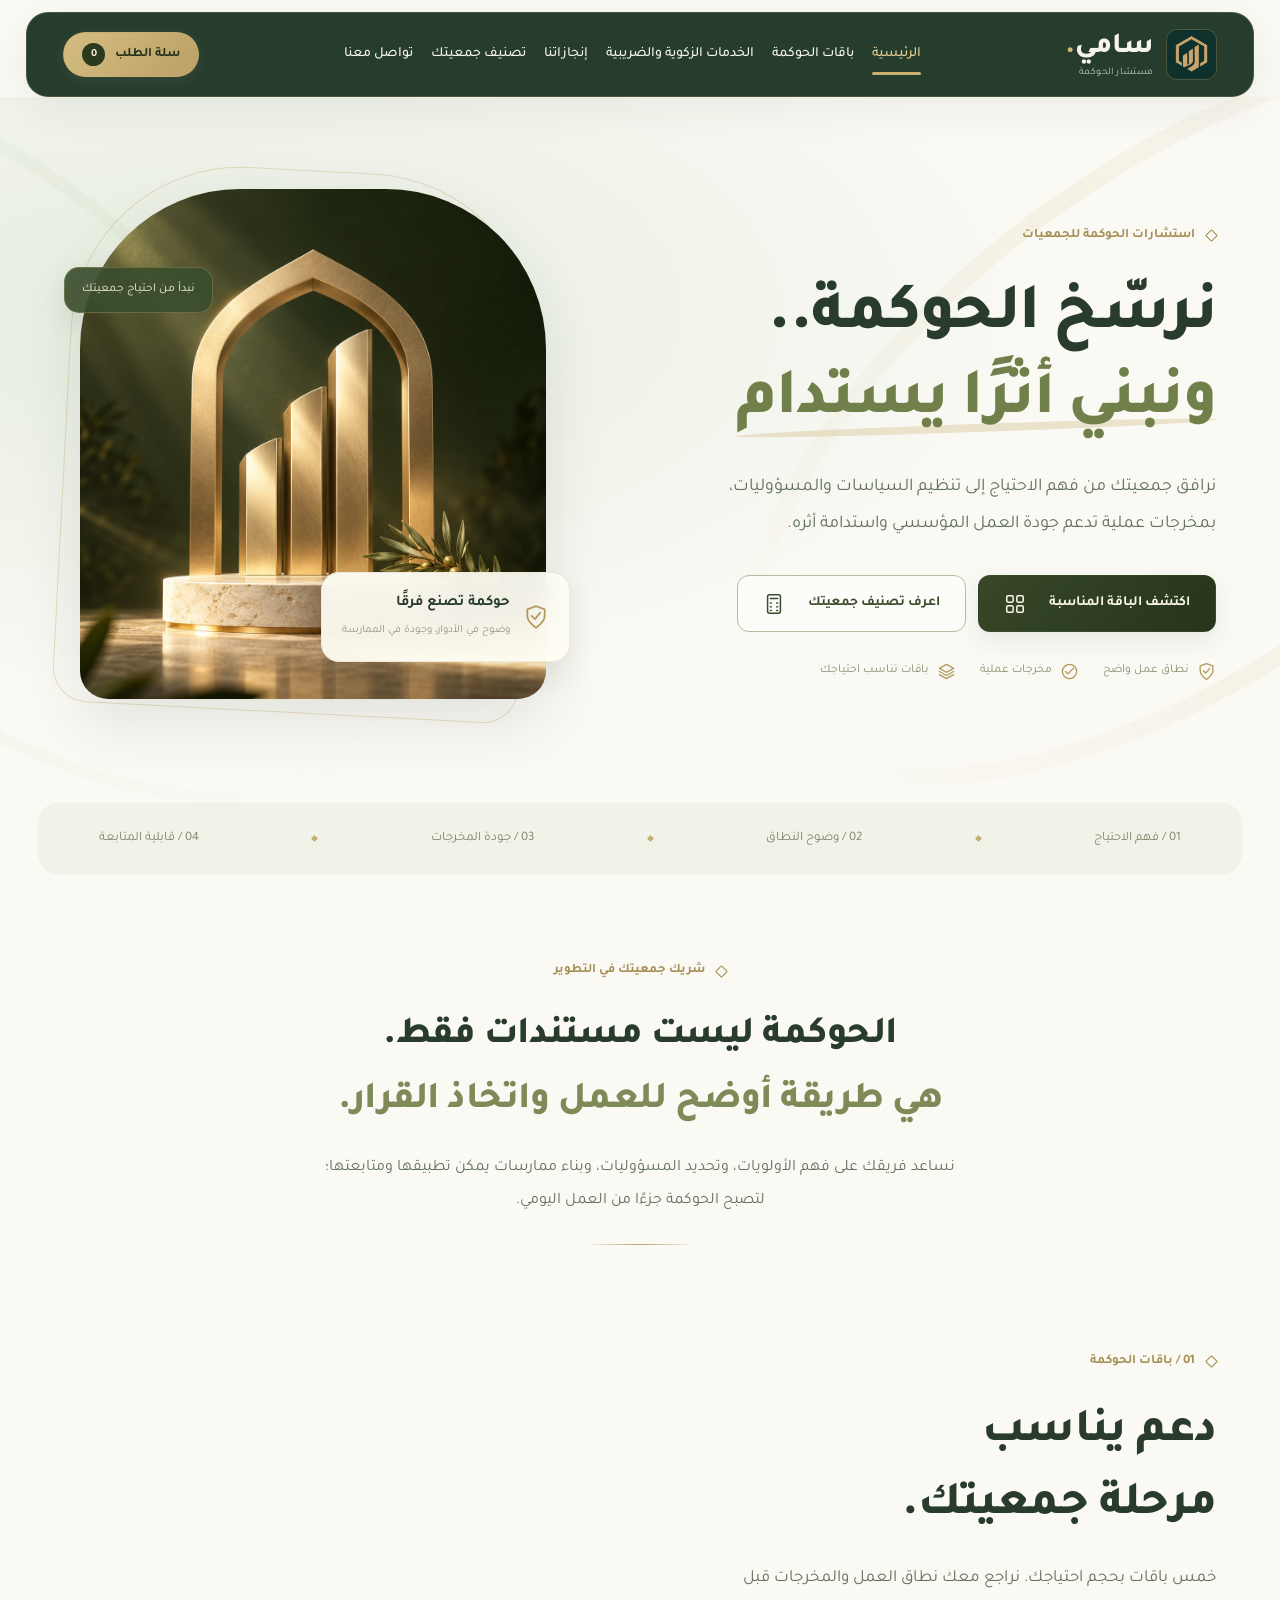
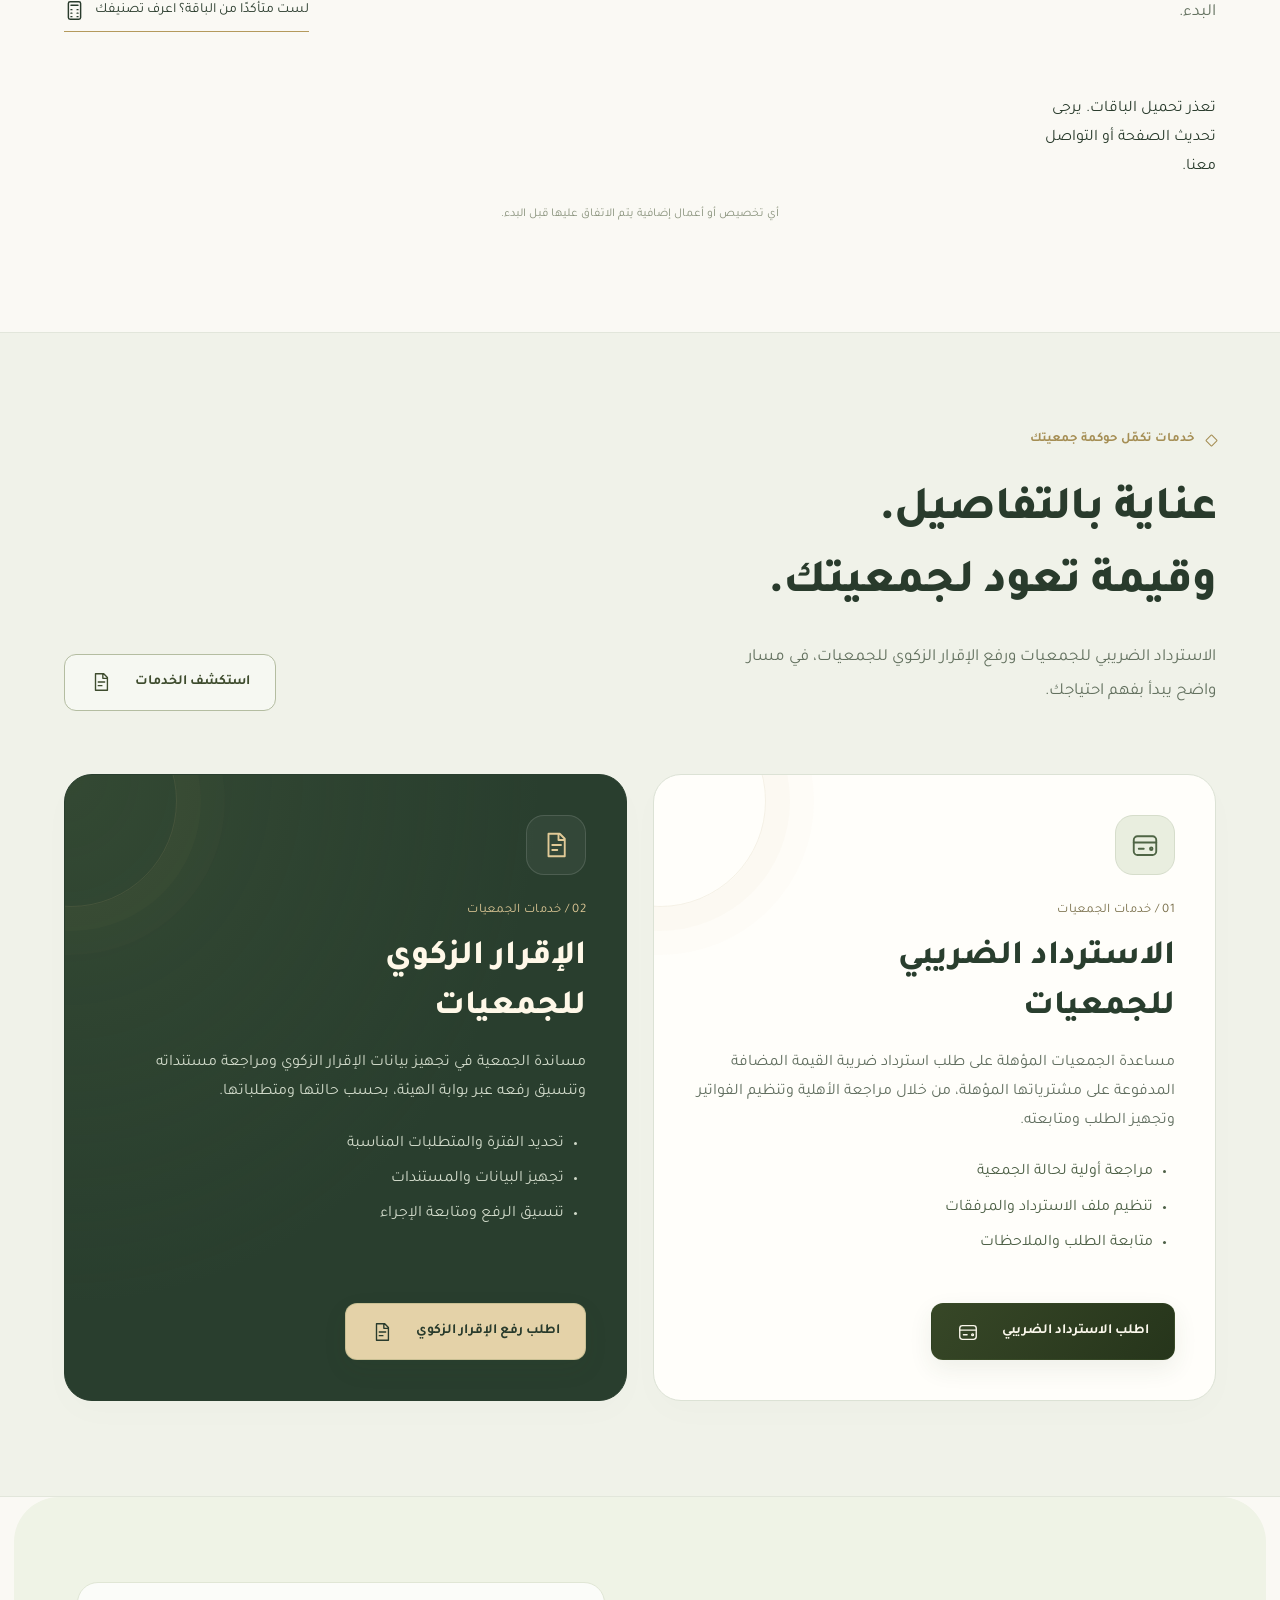
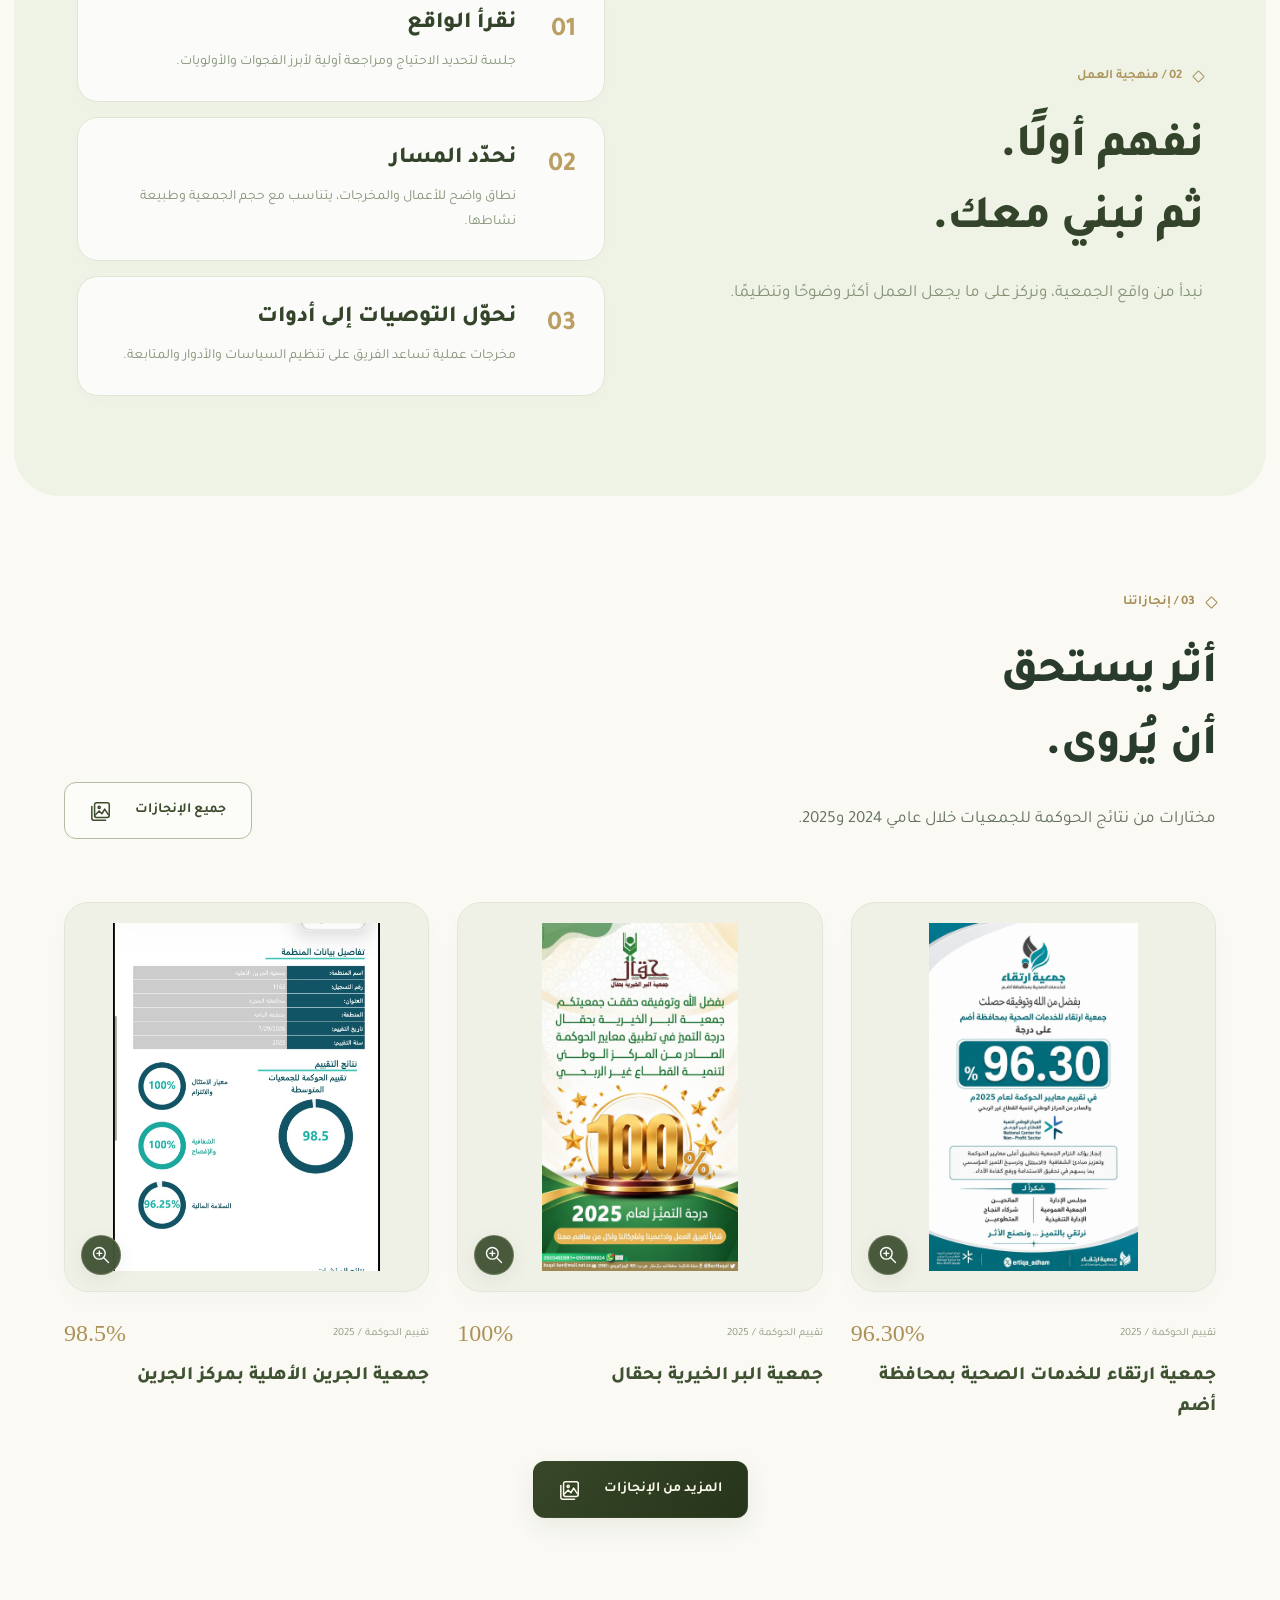
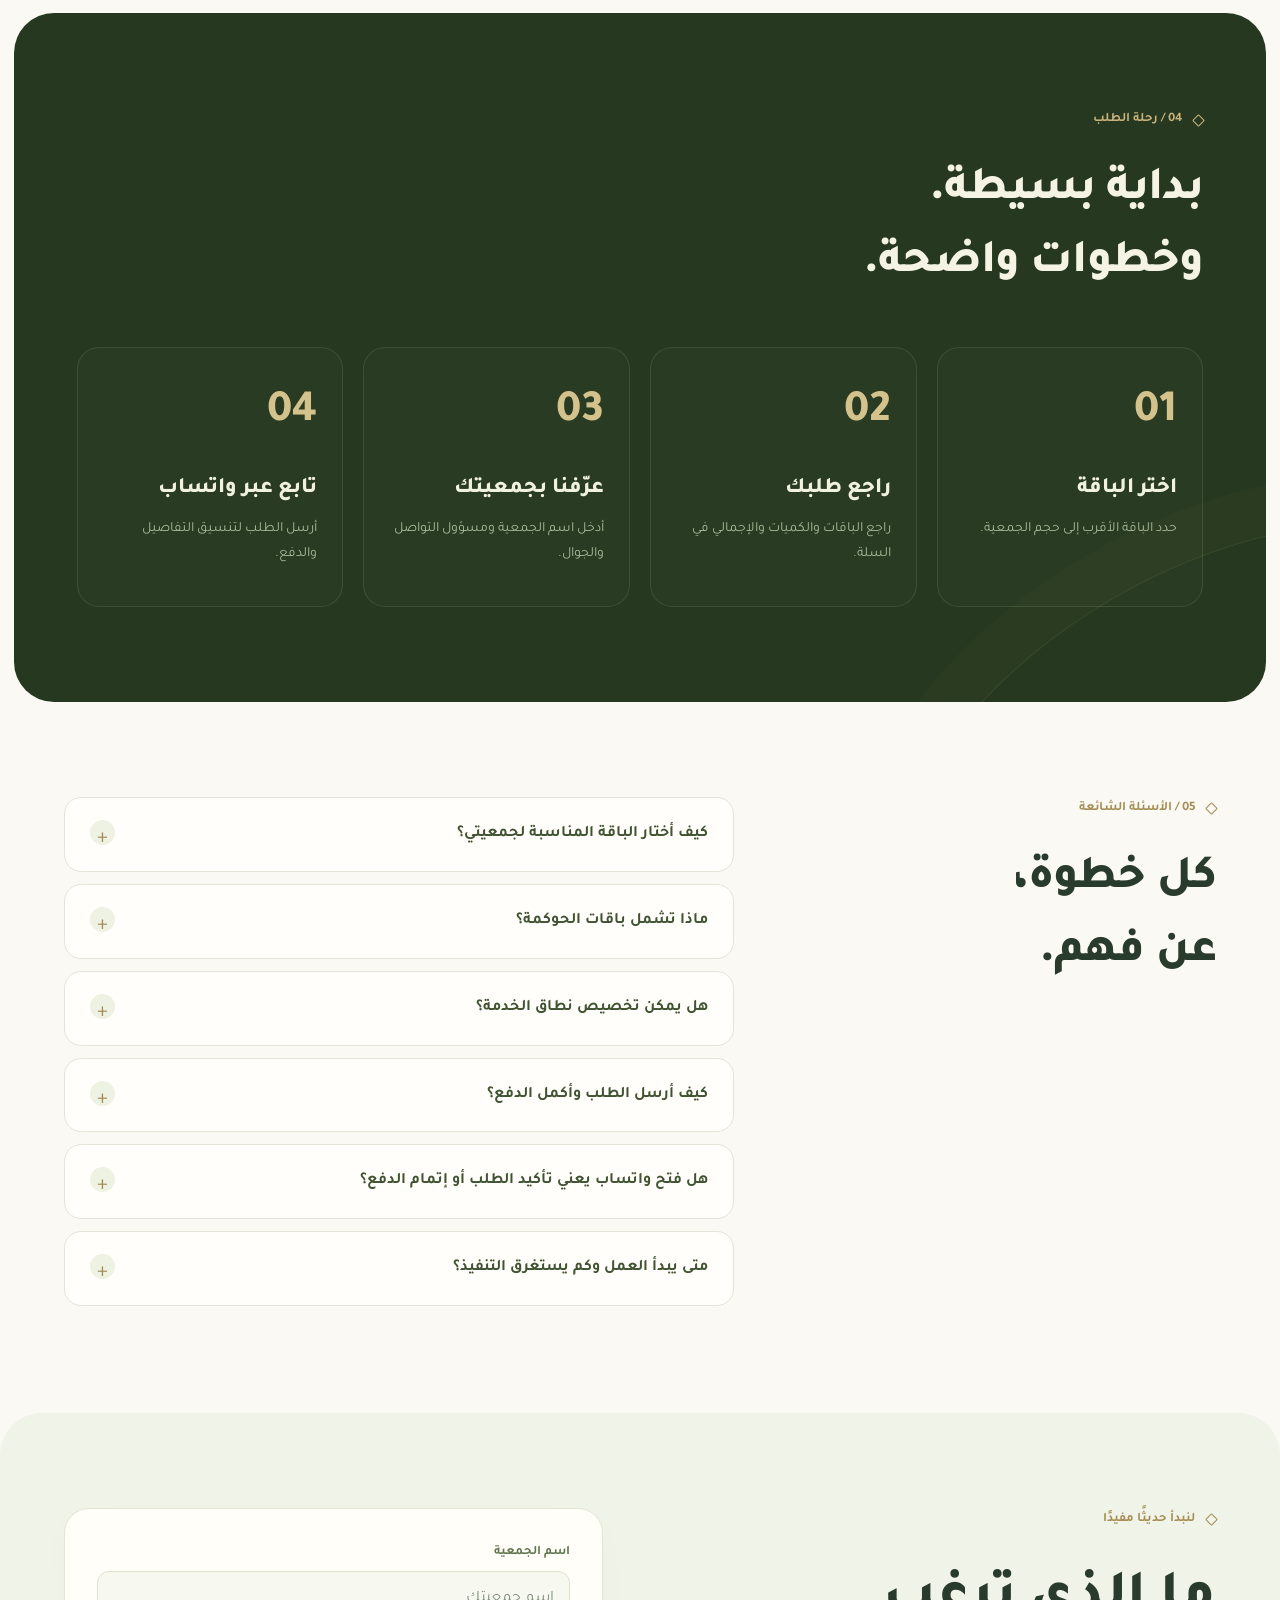
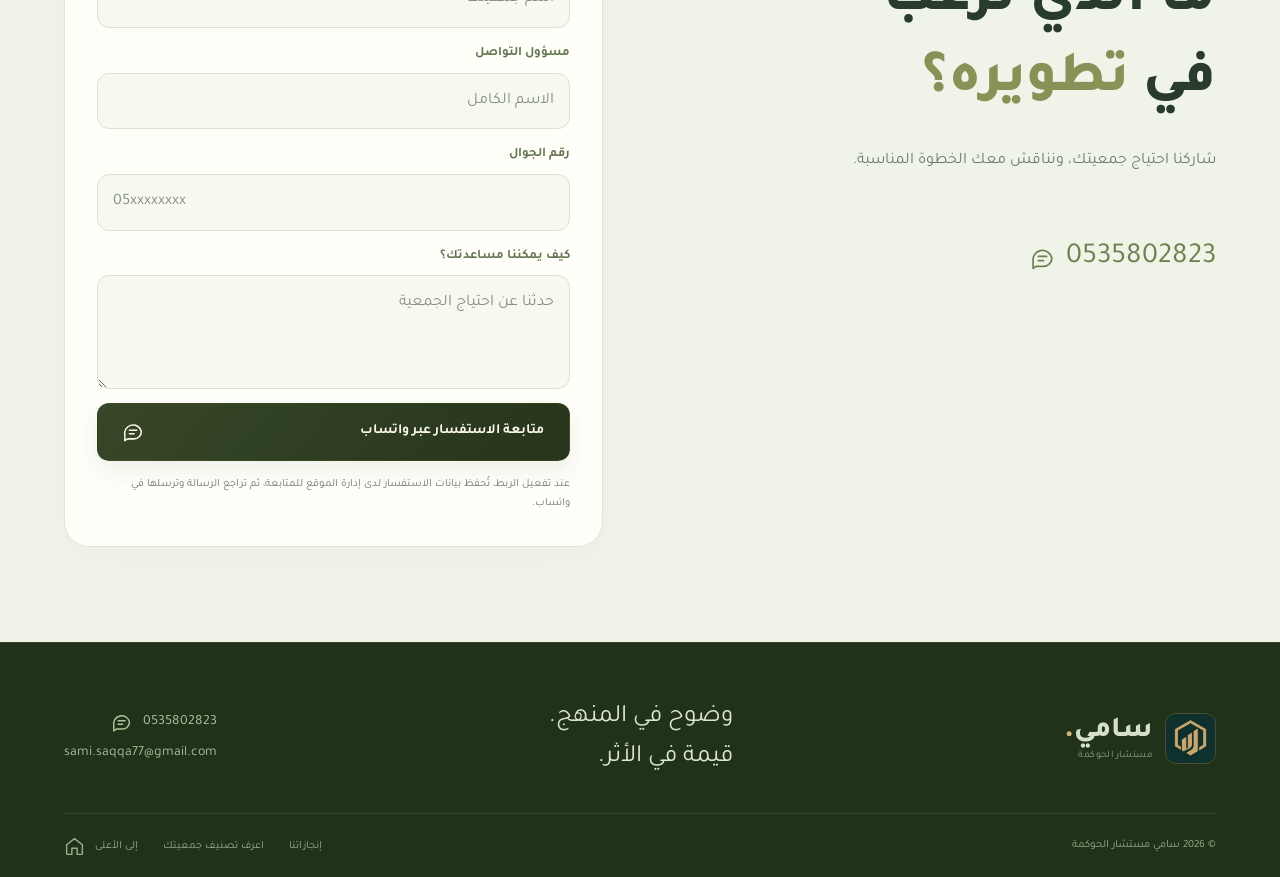
<file: index.html>
<!doctype html><html lang="ar" dir="rtl"><head><meta charset="utf-8"><meta name="viewport" content="width=device-width, initial-scale=1"><meta name="theme-color" content="#28351d"><title>حوكمة تنطلق من واقع جمعيتك | سامي مستشار الحوكمة</title><meta name="description" content="باقات حوكمة واستشارات للجمعيات، ومخرجات عملية تنطلق من الاحتياج."><link rel="icon" href="assets/sami-logo.png"><link rel="preconnect" href="https://fonts.googleapis.com"><link rel="preconnect" href="https://fonts.gstatic.com" crossorigin><link href="https://fonts.googleapis.com/css2?family=Tajawal:wght@400;500;600;700;800&display=swap" rel="stylesheet"><link rel="stylesheet" href="assets/studio.css"><link rel="stylesheet" href="assets/olive.css"><link rel="stylesheet" href="assets/finance-design.css"><script src="assets/backend-config.js"></script><script src="assets/backend.js"></script></head><body id="top" data-page="index"><header class="site-header"><div class="container navigation"><a class="brand" href="index.html" aria-label="سامي — الرئيسية"><img src="assets/sami-logo.png" alt="شعار سامي" width="52" height="52"><span><b>سامي<span class="brand-dot">.</span></b><small>مستشار الحوكمة</small></span></a><nav id="navlinks" class="navlinks" aria-label="القائمة الرئيسية"><a href="index.html" aria-current="page">الرئيسية</a><a href="index.html#packages">باقات الحوكمة</a><a href="tax-services.html">الخدمات الزكوية والضريبية</a><a href="achievements.html" >إنجازاتنا</a><a href="classification.html" >تصنيف جمعيتك</a><a href="index.html#contact">تواصل معنا</a></nav><div class="nav-actions"><button class="cart-btn" id="openCart">سلة الطلب <span id="cartCount">0</span></button><button class="menu-toggle" id="menuBtn" aria-label="القائمة" aria-expanded="false">☰</button></div></div></header><main>
<section class="home-hero"><div class="container hero-layout"><div class="hero-copy"><span class="eyebrow">استشارات الحوكمة للجمعيات</span><h1>نرسّخ الحوكمة..<br><span class="accent-word">ونبني أثرًا يستدام</span></h1><p>نرافق جمعيتك من فهم الاحتياج إلى تنظيم السياسات والمسؤوليات، بمخرجات عملية تدعم جودة العمل المؤسسي واستدامة أثره.</p><div class="actions"><a href="#packages" class="btn btn-primary">اكتشف الباقة المناسبة<span aria-hidden="true"><svg class="ui-icon" viewBox="0 0 24 24" fill="none" stroke="currentColor" stroke-width="1.65" stroke-linecap="round" stroke-linejoin="round" aria-hidden="true" focusable="false"><rect x="3" y="3" width="7" height="7" rx="1.5"/><rect x="14" y="3" width="7" height="7" rx="1.5"/><rect x="3" y="14" width="7" height="7" rx="1.5"/><rect x="14" y="14" width="7" height="7" rx="1.5"/></svg></span></a><a href="classification.html" class="btn btn-outline">اعرف تصنيف جمعيتك<span aria-hidden="true"><svg class="ui-icon" viewBox="0 0 24 24" fill="none" stroke="currentColor" stroke-width="1.65" stroke-linecap="round" stroke-linejoin="round" aria-hidden="true" focusable="false"><rect x="5" y="2" width="14" height="20" rx="2"/><path d="M8 6h8M8 11h1m6 0h1m-8 4h1m6 0h1m-8 4h1m6 0h1"/></svg></span></a></div><div class="hero-assurances"><span><svg class="ui-icon" viewBox="0 0 24 24" fill="none" stroke="currentColor" stroke-width="1.65" stroke-linecap="round" stroke-linejoin="round" aria-hidden="true" focusable="false"><path d="m12 2 8 3v6c0 5-8 11-8 11S4 16 4 11V5Z"/><path d="m8 11 3 3 5-6"/></svg>نطاق عمل واضح</span><span><svg class="ui-icon" viewBox="0 0 24 24" fill="none" stroke="currentColor" stroke-width="1.65" stroke-linecap="round" stroke-linejoin="round" aria-hidden="true" focusable="false"><circle cx="12" cy="12" r="9"/><path d="m7 12 3 3 7-7"/></svg>مخرجات عملية</span><span><svg class="ui-icon" viewBox="0 0 24 24" fill="none" stroke="currentColor" stroke-width="1.65" stroke-linecap="round" stroke-linejoin="round" aria-hidden="true" focusable="false"><path d="m12 3 9 5-9 5-9-5Zm-9 9 9 5 9-5M3 16l9 5 9-5"/></svg>باقات تناسب احتياجك</span></div></div><div class="hero-portrait"><img class="hero-portrait-main" src="assets/governance-hero.png" alt="تكوين معماري ذهبي يرمز إلى التنظيم والحوكمة والنمو" width="1024" height="1280" fetchpriority="high"><div class="portrait-label"><svg class="ui-icon" viewBox="0 0 24 24" fill="none" stroke="currentColor" stroke-width="1.65" stroke-linecap="round" stroke-linejoin="round" aria-hidden="true" focusable="false"><path d="m12 2 8 3v6c0 5-8 11-8 11S4 16 4 11V5Z"/><path d="m8 11 3 3 5-6"/></svg><span><b>حوكمة تصنع فرقًا</b><small>وضوح في الأدوار، وجودة في الممارسة</small></span></div><div class="portrait-tag">نبدأ من احتياج جمعيتك</div></div></div></section>
<div class="principles-bar"><div class="container"><span>01 / فهم الاحتياج</span><i></i><span>02 / وضوح النطاق</span><i></i><span>03 / جودة المخرجات</span><i></i><span>04 / قابلية المتابعة</span></div></div>
<section class="brand-intro"><span class="eyebrow">شريك جمعيتك في التطوير</span><h2>الحوكمة ليست مستندات فقط.<br><span>هي طريقة أوضح للعمل واتخاذ القرار.</span></h2><p>نساعد فريقك على فهم الأولويات، وتحديد المسؤوليات، وبناء ممارسات يمكن تطبيقها ومتابعتها؛ لتصبح الحوكمة جزءًا من العمل اليومي.</p><div class="intro-rule"></div></section><section class="section" id="packages"><div class="container"><div class="section-split"><div class="section-heading"><span class="eyebrow">01 / باقات الحوكمة</span><h2>دعم يناسب<br>مرحلة جمعيتك.</h2><p>خمس باقات بحجم احتياجك. نراجع معك نطاق العمل والمخرجات قبل البدء.</p></div><a class="text-link" href="classification.html">لست متأكدًا من الباقة؟ اعرف تصنيفك <svg class="ui-icon" viewBox="0 0 24 24" fill="none" stroke="currentColor" stroke-width="1.65" stroke-linecap="round" stroke-linejoin="round" aria-hidden="true" focusable="false"><rect x="5" y="2" width="14" height="20" rx="2"/><path d="M8 6h8M8 11h1m6 0h1m-8 4h1m6 0h1m-8 4h1m6 0h1"/></svg></a></div><div class="products" id="products"></div><p class="subnote">أي تخصيص أو أعمال إضافية يتم الاتفاق عليها قبل البدء.</p></div></section>
<section class="section finance-section" id="financial-services"><div class="container"><div class="section-split"><div class="section-heading"><span class="eyebrow">خدمات تكمّل حوكمة جمعيتك</span><h2>عناية بالتفاصيل.<br>وقيمة تعود لجمعيتك.</h2><p>الاسترداد الضريبي للجمعيات ورفع الإقرار الزكوي للجمعيات، في مسار واضح يبدأ بفهم احتياجك.</p></div><a href="tax-services.html" class="btn btn-outline">استكشف الخدمات <svg viewBox="0 0 24 24" fill="none" stroke="currentColor" stroke-width="1.5" stroke-linecap="round" stroke-linejoin="round" aria-hidden="true"><path d="M6 3h9l4 4v14H6zM14 3v5h5M9 12h7M9 16h4"/></svg></a></div><div class="finance-cards"><article class="finance-card"><span class="service-icon"><svg viewBox="0 0 24 24" fill="none" stroke="currentColor" stroke-width="1.5" stroke-linecap="round" stroke-linejoin="round" aria-hidden="true"><rect x="3" y="5" width="18" height="15" rx="3"/><path d="M3 10h18M7 15h4"/><circle cx="17" cy="15" r="1"/></svg></span><span class="service-kicker">01 / خدمات الجمعيات</span><h3>الاسترداد الضريبي<br>للجمعيات</h3><p>مساعدة الجمعيات المؤهلة على طلب استرداد ضريبة القيمة المضافة المدفوعة على مشترياتها المؤهلة، من خلال مراجعة الأهلية وتنظيم الفواتير وتجهيز الطلب ومتابعته.</p><ul><li>مراجعة أولية لحالة الجمعية</li><li>تنظيم ملف الاسترداد والمرفقات</li><li>متابعة الطلب والملاحظات</li></ul><a class="btn btn-primary" href="tax-services.html?service=refund#request">اطلب الاسترداد الضريبي <svg viewBox="0 0 24 24" fill="none" stroke="currentColor" stroke-width="1.5" stroke-linecap="round" stroke-linejoin="round" aria-hidden="true"><rect x="3" y="5" width="18" height="15" rx="3"/><path d="M3 10h18M7 15h4"/><circle cx="17" cy="15" r="1"/></svg></a></article><article class="finance-card finance-card-dark"><span class="service-icon"><svg viewBox="0 0 24 24" fill="none" stroke="currentColor" stroke-width="1.5" stroke-linecap="round" stroke-linejoin="round" aria-hidden="true"><path d="M6 3h9l4 4v14H6zM14 3v5h5M9 12h7M9 16h4"/></svg></span><span class="service-kicker">02 / خدمات الجمعيات</span><h3>الإقرار الزكوي<br>للجمعيات</h3><p>مساندة الجمعية في تجهيز بيانات الإقرار الزكوي ومراجعة مستنداته وتنسيق رفعه عبر بوابة الهيئة، بحسب حالتها ومتطلباتها.</p><ul><li>تحديد الفترة والمتطلبات المناسبة</li><li>تجهيز البيانات والمستندات</li><li>تنسيق الرفع ومتابعة الإجراء</li></ul><a class="btn btn-primary" href="tax-services.html?service=zakat#request">اطلب رفع الإقرار الزكوي <svg viewBox="0 0 24 24" fill="none" stroke="currentColor" stroke-width="1.5" stroke-linecap="round" stroke-linejoin="round" aria-hidden="true"><path d="M6 3h9l4 4v14H6zM14 3v5h5M9 12h7M9 16h4"/></svg></a></article></div></div></section><section class="method-section" id="why"><div class="container method-layout"><div class="section-heading"><span class="eyebrow">02 / منهجية العمل</span><h2>نفهم أولًا.<br>ثم نبني معك.</h2><p>نبدأ من واقع الجمعية، ونركز على ما يجعل العمل أكثر وضوحًا وتنظيمًا.</p></div><div class="method-list"><article><span>01</span><div><h3>نقرأ الواقع</h3><p>جلسة لتحديد الاحتياج ومراجعة أولية لأبرز الفجوات والأولويات.</p></div></article><article><span>02</span><div><h3>نحدّد المسار</h3><p>نطاق واضح للأعمال والمخرجات، يتناسب مع حجم الجمعية وطبيعة نشاطها.</p></div></article><article><span>03</span><div><h3>نحوّل التوصيات إلى أدوات</h3><p>مخرجات عملية تساعد الفريق على تنظيم السياسات والأدوار والمتابعة.</p></div></article></div></div></section>
<section class="section selected-works" id="achievements"><div class="container"><div class="section-split"><div class="section-heading"><span class="eyebrow">03 / إنجازاتنا</span><h2>أثر يستحق<br>أن يُروى.</h2><p>مختارات من نتائج الحوكمة للجمعيات خلال عامي 2024 و2025.</p></div><a href="achievements.html" class="btn btn-outline">جميع الإنجازات<span aria-hidden="true"><svg class="ui-icon" viewBox="0 0 24 24" fill="none" stroke="currentColor" stroke-width="1.65" stroke-linecap="round" stroke-linejoin="round" aria-hidden="true" focusable="false"><rect x="5" y="3" width="16" height="16" rx="2"/><path d="M2 7v13a2 2 0 0 0 2 2h13M6 16l4-4 3 3 3-5 4 6"/><circle cx="10" cy="8" r="1.2"/></svg></span></a></div><div class="selected-grid"><article class="work-card" id="achievement-12" data-year="2025"><a class="work-image" href="assets/achievements/achievement-12.jpg"  aria-label="عرض جمعية ارتقاء للخدمات الصحية بمحافظة أضم — 2025 — 96.30%"><img src="assets/achievements/achievement-12.jpg" alt="جمعية ارتقاء للخدمات الصحية بمحافظة أضم — 2025 — 96.30%" loading="lazy" decoding="async"><span class="image-expand" aria-hidden="true"><svg class="ui-icon" viewBox="0 0 24 24" fill="none" stroke="currentColor" stroke-width="1.65" stroke-linecap="round" stroke-linejoin="round" aria-hidden="true" focusable="false"><circle cx="10" cy="10" r="7"/><path d="m15 15 6 6M7 10h6m-3-3v6"/></svg></span></a><div class="work-meta"><span>تقييم الحوكمة / 2025</span><b dir="ltr">96.30%</b></div><h3>جمعية ارتقاء للخدمات الصحية بمحافظة أضم</h3></article><article class="work-card" id="achievement-6" data-year="2025"><a class="work-image" href="assets/achievements/achievement-06.jpg"  aria-label="عرض جمعية البر الخيرية بحقال — 2025 — 100%"><img src="assets/achievements/achievement-06.jpg" alt="جمعية البر الخيرية بحقال — 2025 — 100%" loading="lazy" decoding="async"><span class="image-expand" aria-hidden="true"><svg class="ui-icon" viewBox="0 0 24 24" fill="none" stroke="currentColor" stroke-width="1.65" stroke-linecap="round" stroke-linejoin="round" aria-hidden="true" focusable="false"><circle cx="10" cy="10" r="7"/><path d="m15 15 6 6M7 10h6m-3-3v6"/></svg></span></a><div class="work-meta"><span>تقييم الحوكمة / 2025</span><b dir="ltr">100%</b></div><h3>جمعية البر الخيرية بحقال</h3></article><article class="work-card" id="achievement-8" data-year="2025"><a class="work-image" href="assets/achievements/achievement-08.jpg"  aria-label="عرض جمعية الجرين الأهلية بمركز الجرين — 2025 — 98.5%"><img src="assets/achievements/achievement-08.jpg" alt="جمعية الجرين الأهلية بمركز الجرين — 2025 — 98.5%" loading="lazy" decoding="async"><span class="image-expand" aria-hidden="true"><svg class="ui-icon" viewBox="0 0 24 24" fill="none" stroke="currentColor" stroke-width="1.65" stroke-linecap="round" stroke-linejoin="round" aria-hidden="true" focusable="false"><circle cx="10" cy="10" r="7"/><path d="m15 15 6 6M7 10h6m-3-3v6"/></svg></span></a><div class="work-meta"><span>تقييم الحوكمة / 2025</span><b dir="ltr">98.5%</b></div><h3>جمعية الجرين الأهلية بمركز الجرين</h3></article></div><div class="center-action"><a href="achievements.html" class="btn btn-primary">المزيد من الإنجازات<span aria-hidden="true"><svg class="ui-icon" viewBox="0 0 24 24" fill="none" stroke="currentColor" stroke-width="1.65" stroke-linecap="round" stroke-linejoin="round" aria-hidden="true" focusable="false"><rect x="5" y="3" width="16" height="16" rx="2"/><path d="M2 7v13a2 2 0 0 0 2 2h13M6 16l4-4 3 3 3-5 4 6"/><circle cx="10" cy="8" r="1.2"/></svg></span></a></div></div></section>
<section class="section journey-section" id="steps"><div class="container"><div class="section-heading"><span class="eyebrow">04 / رحلة الطلب</span><h2>بداية بسيطة.<br>وخطوات واضحة.</h2></div><div class="journey-grid"><article><span>01</span><h3>اختر الباقة</h3><p>حدد الباقة الأقرب إلى حجم الجمعية.</p></article><article><span>02</span><h3>راجع طلبك</h3><p>راجع الباقات والكميات والإجمالي في السلة.</p></article><article><span>03</span><h3>عرّفنا بجمعيتك</h3><p>أدخل اسم الجمعية ومسؤول التواصل والجوال.</p></article><article><span>04</span><h3>تابع عبر واتساب</h3><p>أرسل الطلب لتنسيق التفاصيل والدفع.</p></article></div></div></section>
<section class="section"><div class="container faq-layout"><div class="section-heading"><span class="eyebrow">05 / الأسئلة الشائعة</span><h2>كل خطوة،<br>عن فهم.</h2></div><div class="faq">
      <details><summary>كيف أختار الباقة المناسبة لجمعيتي؟</summary><p>اختر الباقة الأقرب إلى حجم الجمعية ونطاق أعمالها. إذا لم تكن متأكدًا، تواصل معنا عبر واتساب على الرقم <a href="https://wa.me/966535802823">0535802823</a> لمناقشة الاحتياج وتحديد الباقة الأنسب.</p></details>
      <details><summary>ماذا تشمل باقات الحوكمة؟</summary><p>تشمل جلسة لتحديد الاحتياج، ومراجعة أولية لواقع الحوكمة، وتوصيات ومخرجات بحسب نطاق الباقة، وملخصًا تنفيذيًا قابلًا للمتابعة. تُحدَّد تفاصيل المخرجات عند الاتفاق على نطاق العمل.</p></details>
      <details><summary>هل يمكن تخصيص نطاق الخدمة؟</summary><p>نعم، يمكن مناقشة احتياج الجمعية وتخصيص نطاق الخدمة، مع الاتفاق على الأعمال الإضافية وتكلفتها قبل البدء.</p></details>
      <details><summary>كيف أرسل الطلب وأكمل الدفع؟</summary><p>أضف الباقة إلى السلة، ثم أدخل بيانات الجمعية واضغط «متابعة الطلب والدفع عبر واتساب». ستُفتح محادثة على الرقم 0535802823 برسالة جاهزة تتضمن الباقات والكميات والإجمالي وبيانات التواصل. اضغط إرسال داخل واتساب لمراجعة الطلب معنا والاتفاق على طريقة الدفع.</p></details>
      <details><summary>هل فتح واتساب يعني تأكيد الطلب أو إتمام الدفع؟</summary><p>لا، فتح المحادثة يجهّز رسالة الطلب فقط، ولا يرسلها تلقائيًا ولا يخصم أي مبلغ. يتم تأكيد الطلب وتنسيق الدفع معك عبر واتساب بعد مراجعة التفاصيل.</p></details>
      <details><summary>متى يبدأ العمل وكم يستغرق التنفيذ؟</summary><p>يتم الاتفاق على موعد البدء ومدة التنفيذ عبر واتساب بعد مراجعة احتياج الجمعية وتحديد نطاق الخدمة والمخرجات المطلوبة.</p></details>
    </div></div></section>
<section class="section contact-section" id="contact"><div class="container contact-layout"><div><span class="eyebrow">لنبدأ حديثًا مفيدًا</span><h2>ما الذي ترغب<br>في <em>تطويره؟</em></h2><p>شاركنا احتياج جمعيتك، ونناقش معك الخطوة المناسبة.</p><a class="contact-number" href="https://wa.me/966535802823"><bdi>0535802823</bdi> <svg class="ui-icon" viewBox="0 0 24 24" fill="none" stroke="currentColor" stroke-width="1.65" stroke-linecap="round" stroke-linejoin="round" aria-hidden="true" focusable="false"><path d="M20 11.5a8 8 0 0 1-8 8H5l-3 2v-6a8 8 0 1 1 18-4Z"/><path d="M7 10h8M7 14h5"/></svg></a></div><form id="contactForm"><div class="field"><label for="cOrg">اسم الجمعية</label><input required id="cOrg" placeholder="اسم جمعيتك"></div><div class="field"><label for="cName">مسؤول التواصل</label><input required id="cName" autocomplete="name" placeholder="الاسم الكامل"></div><div class="field"><label for="cPhone">رقم الجوال</label><input required id="cPhone" type="tel" autocomplete="tel" placeholder="05xxxxxxxx"></div><div class="field"><label for="cMsg">كيف يمكننا مساعدتك؟</label><textarea required id="cMsg" rows="3" placeholder="حدثنا عن احتياج الجمعية"></textarea></div><button class="btn btn-primary" type="submit">متابعة الاستفسار عبر واتساب <svg class="ui-icon" viewBox="0 0 24 24" fill="none" stroke="currentColor" stroke-width="1.65" stroke-linecap="round" stroke-linejoin="round" aria-hidden="true" focusable="false"><path d="M20 11.5a8 8 0 0 1-8 8H5l-3 2v-6a8 8 0 1 1 18-4Z"/><path d="M7 10h8M7 14h5"/></svg></button><small>عند تفعيل الربط، تُحفظ بيانات الاستفسار لدى إدارة الموقع للمتابعة، ثم تراجع الرسالة وترسلها في واتساب.</small></form></div></section></main><div class="cart-panel" id="cartPanel"><div class="backdrop" id="closeCartBg"></div><aside class="drawer" aria-label="سلة الطلب"><div class="drawer-head"><strong>سلة طلبك</strong><button class="icon-btn" id="closeCart" aria-label="إغلاق السلة">✕</button></div><div class="cart-items" id="cartItems"></div><div class="drawer-foot"><div class="total"><span>الإجمالي</span><span id="cartTotal">0 ر.س</span></div><button class="btn btn-primary" style="width:100%" id="checkoutBtn">متابعة الطلب <svg class="ui-icon" viewBox="0 0 24 24" fill="none" stroke="currentColor" stroke-width="1.65" stroke-linecap="round" stroke-linejoin="round" aria-hidden="true" focusable="false"><rect x="5" y="4" width="14" height="18" rx="2"/><path d="M9 4V2h6v2M8 10h8M8 14h8M8 18h5"/></svg></button><p class="note">تأكيد التفاصيل وتنسيق الدفع عبر واتساب.</p></div></aside></div>
<div class="checkout" id="checkout"><div class="modal" role="dialog" aria-modal="true" aria-labelledby="checkoutTitle"><div class="modal-head"><h3 id="checkoutTitle">متابعة الطلب عبر واتساب</h3><button class="icon-btn" id="closeCheckout" aria-label="إغلاق الطلب">✕</button></div><div class="checkout-grid"><div class="field"><label for="orgName">اسم الجمعية *</label><input id="orgName" placeholder="اسم الجمعية" required></div><div class="field"><label for="personName">مسؤول التواصل *</label><input id="personName" placeholder="الاسم الكامل" required></div><div class="field"><label for="phone">الجوال *</label><input id="phone" type="tel" placeholder="05xxxxxxxx" required></div></div><div class="summary" id="orderSummary"></div><div class="actions"><button class="btn btn-primary" id="whatsappOrder">متابعة الطلب والدفع عبر واتساب</button></div><p class="note">ستُفتح محادثة واتساب على الرقم 0535802823 بملخص الطلب وبياناتك. راجع الرسالة واضغط إرسال لتنسيق الدفع. عند تفعيل الربط، يُحفظ الطلب وبيانات التواصل لدى إدارة الموقع للمتابعة. فتح المحادثة لا يؤكد الدفع ولا يخصم أي مبلغ.</p></div></div><div class="toast" id="toast" role="status" aria-live="polite"></div>
<footer class="site-footer"><div class="container footer-top"><a class="brand" href="index.html" aria-label="سامي — الرئيسية"><img src="assets/sami-logo.png" alt="شعار سامي" width="52" height="52"><span><b>سامي<span class="brand-dot">.</span></b><small>مستشار الحوكمة</small></span></a><p>وضوح في المنهج.<br>قيمة في الأثر.</p><div><a href="https://wa.me/966535802823"><bdi>0535802823</bdi> <svg class="ui-icon" viewBox="0 0 24 24" fill="none" stroke="currentColor" stroke-width="1.65" stroke-linecap="round" stroke-linejoin="round" aria-hidden="true" focusable="false"><path d="M20 11.5a8 8 0 0 1-8 8H5l-3 2v-6a8 8 0 1 1 18-4Z"/><path d="M7 10h8M7 14h5"/></svg></a><a href="mailto:sami.saqqa77@gmail.com">sami.saqqa77@gmail.com</a></div></div><div class="container footer-bottom"><span>© <span id="year">2026</span> سامي مستشار الحوكمة</span><a href="achievements.html">إنجازاتنا</a><a href="classification.html">اعرف تصنيف جمعيتك</a><a href="#top">إلى الأعلى <svg class="ui-icon" viewBox="0 0 24 24" fill="none" stroke="currentColor" stroke-width="1.65" stroke-linecap="round" stroke-linejoin="round" aria-hidden="true" focusable="false"><path d="m3 10 9-7 9 7v10a1 1 0 0 1-1 1h-5v-7H9v7H4a1 1 0 0 1-1-1Z"/></svg></a></div></footer><script>
const WHATSAPP_NUMBER = "966535802823";
function openWhatsApp(message){
  window.location.assign("https://wa.me/" + WHATSAPP_NUMBER + "?text=" + encodeURIComponent(message));
}

const products = [
  {id:1,name:"جمعية متناهية الصغر",price:2500,desc:"باقة مناسبة للجمعيات في نطاق عمل محدود أو في المراحل الأولى من تنظيم الحوكمة."},
  {id:2,name:"جمعية صغيرة",price:3000,desc:"باقة للجمعيات الصغيرة التي تحتاج تنظيمًا مؤسسيًا أوضح ومخرجات حوكمة قابلة للتطبيق."},
  {id:3,name:"جمعية متوسطة",price:4000,desc:"باقة متوازنة للجمعيات ذات العمليات المتوسطة وتعدد المسؤوليات واللجان."},
  {id:4,name:"جمعية كبيرة",price:4500,desc:"باقة موسعة للجمعيات الكبيرة التي تتطلب مواءمة أدق بين السياسات والأدوار والمتابعة."},
  {id:5,name:"جمعية متناهية الكبر",price:5000,desc:"للجمعيات ذات النطاق المؤسسي الواسع التي تحتاج إلى تنظيم متكامل للأدوار والسياسات والمتابعة."}
];

let cart=[];try{const saved=JSON.parse(localStorage.getItem('samiCart')||'[]');if(Array.isArray(saved))cart=saved.filter(x=>Number.isSafeInteger(x.id)&&Number.isInteger(x.qty)&&x.qty>0&&x.qty<=99&&products.some(p=>p.id===x.id));}catch{}
const escapeProduct=value=>String(value).replace(/[&<>"']/g,c=>({'&':'&amp;','<':'&lt;','>':'&gt;','"':'&quot;',"'":'&#39;'}[c]));
const fmt = n => new Intl.NumberFormat("ar-SA").format(n) + " ر.س";

function renderProducts(){
  const wrap = document.getElementById("products");
  wrap.innerHTML = products.map((p,i)=>`
    <article id="package-${p.id}" class="product ${i===2?'featured':''}">
      <span class="tag">${i===2?'للجمعيات متوسطة الحجم':'استشارات الحوكمة'}</span>
      <h3>${escapeProduct(p.name)}</h3>
      <div class="price">${fmt(p.price)} <small>/ للباقة</small></div>
      <p style="color:var(--muted);margin-top:0">${escapeProduct(p.desc)}</p>
      <ul class="features">
        <li>جلسة تحديد الاحتياج</li>
        <li>مراجعة أولية لواقع الحوكمة</li>
        <li>توصيات ومخرجات بحسب نطاق الباقة</li>
        <li>ملخص تنفيذي قابل للمتابعة</li>
      </ul>
      <button class="btn btn-primary" onclick="addToCart(${p.id})">أضف إلى السلة</button>
      <div class="note">يمكن تخصيص النطاق بعد مراجعة احتياج الجمعية.</div>
    </article>
  `).join("");
}

function addToCart(id){
  if(!window.samiCatalogReady)return showToast("انتظر تحميل الباقات أو حدّث الصفحة.");
  if(!products.some(p=>p.id===id))return;
  const existing = cart.find(x=>x.id===id);
  if(existing) existing.qty = Math.min(99,existing.qty+1); else cart.push({id,qty:1});
  persist(); showToast("تمت إضافة الباقة إلى السلة");
}
function changeQty(id,d){
  const item = cart.find(x=>x.id===id); if(!item) return;
  item.qty = Math.min(99,item.qty+d); if(item.qty<=0) cart = cart.filter(x=>x.id!==id);
  persist();
}
function removeItem(id){ cart = cart.filter(x=>x.id!==id); persist(); }
function persist(){
  localStorage.setItem("samiCart",JSON.stringify(cart));
  renderCart();
}
function totals(){
  return cart.reduce((sum,x)=>{
    const p=products.find(p=>p.id===x.id); return sum+p.price*x.qty;
  },0);
}
function renderCart(){
  const count = cart.reduce((s,x)=>s+x.qty,0);
  document.getElementById("cartCount").textContent=count;
  document.getElementById("cartTotal").textContent=fmt(totals());
  const box=document.getElementById("cartItems");
  if(!cart.length) {
    box.innerHTML='<div style="text-align:center;color:var(--muted);padding:40px 15px">السلة فارغة حاليًا.<br>اختر إحدى الباقات لإضافتها.</div>';
    return;
  }
  box.innerHTML=cart.map(x=>{
    const p=products.find(p=>p.id===x.id);
    return `<div class="cart-item">
      <div><h4>${escapeProduct(p.name)}</h4><p>${fmt(p.price)} × ${x.qty}</p><button class="remove" onclick="removeItem(${p.id})">حذف</button></div>
      <div class="qty"><button onclick="changeQty(${p.id},1)">+</button><b>${x.qty}</b><button onclick="changeQty(${p.id},-1)">−</button></div>
    </div>`;
  }).join("");
}
function openCart(){document.getElementById("cartPanel").classList.add("open")}
function closeCart(){document.getElementById("cartPanel").classList.remove("open")}
function orderText(){
  const org=document.getElementById("orgName").value.trim();
  const person=document.getElementById("personName").value.trim();
  const phone=document.getElementById("phone").value.trim();
  const lines=cart.map(x=>{const p=products.find(p=>p.id===x.id);return `- ${escapeProduct(p.name)} × ${x.qty} = ${fmt(p.price*x.qty)}`;}).join("\n");
  return `طلب جديد - سامي مستشار الحوكمة\n\nالجمعية: ${org||"-"}\nمسؤول التواصل: ${person||"-"}\nالجوال: ${phone||"-"}\n\nالباقات:\n${lines}\n\nالإجمالي: ${fmt(totals())}`;
}
function renderSummary(){
  const s=document.getElementById("orderSummary");
  s.innerHTML = cart.map(x=>{
    const p=products.find(p=>p.id===x.id);
    return `<div class="summary-row"><span>${escapeProduct(p.name)} × ${x.qty}</span><b>${fmt(p.price*x.qty)}</b></div>`;
  }).join("") + `<hr style="border:none;border-top:1px solid var(--line)"><div class="summary-row"><strong>الإجمالي</strong><strong>${fmt(totals())}</strong></div>`;
}
function showToast(msg){
  const t=document.getElementById("toast");t.textContent=msg;t.classList.add("show");
  setTimeout(()=>t.classList.remove("show"),2200);
}
document.getElementById("openCart").onclick=openCart;
document.getElementById("closeCart").onclick=closeCart;
document.getElementById("closeCartBg").onclick=closeCart;
document.getElementById("checkoutBtn").onclick=()=>{
  if(!cart.length) return showToast("أضف باقة إلى السلة أولًا");
  closeCart(); renderSummary(); document.getElementById("checkout").classList.add("open");
};
document.getElementById("closeCheckout").onclick=()=>document.getElementById("checkout").classList.remove("open");
document.getElementById("whatsappOrder").onclick=async()=>{
  if(!cart.length) return showToast("أضف باقة إلى السلة أولًا");
  const required=["orgName","personName","phone"];
  const missing=required.find(id=>!document.getElementById(id).value.trim());
  if(missing){
    showToast("يرجى تعبئة اسم الجمعية ومسؤول التواصل والجوال");
    document.getElementById(missing).focus();
    return;
  }
  const button=document.getElementById('whatsappOrder');button.disabled=true;
  try{
   if(!window.samiCatalogReady)throw new Error('تعذر تحميل الأسعار الحالية. حدّث الصفحة.');
   let reference='';
   if(SamiDB.ready){const saved=await SamiDB.submit({kind:'packages',organization:document.getElementById('orgName').value.trim(),person:document.getElementById('personName').value.trim(),phone:document.getElementById('phone').value.trim(),items:cart.map(x=>({id:x.id,qty:x.qty,price:products.find(p=>p.id===x.id).price}))});reference='\nرقم الطلب: '+saved.id;}
   openWhatsApp(orderText()+reference+'\n\nأرغب في تأكيد الطلب ومعرفة تفاصيل الدفع.');
  }catch(error){showToast(error.message)}finally{button.disabled=false}
};
document.getElementById("contactForm").onsubmit=async(e)=>{
  e.preventDefault();
  const text=`استفسار جديد - سامي مستشار الحوكمة\n\nالجمعية: ${document.getElementById("cOrg").value}\nالاسم: ${document.getElementById("cName").value}\nالجوال: ${document.getElementById("cPhone").value}\nالاحتياج: ${document.getElementById("cMsg").value}`;
  const button=e.currentTarget.querySelector('button');button.disabled=true;try{let reference='';if(SamiDB.ready){const saved=await SamiDB.submit({kind:'contact',organization:document.getElementById('cOrg').value.trim(),person:document.getElementById('cName').value.trim(),phone:document.getElementById('cPhone').value.trim(),message:document.getElementById('cMsg').value.trim()});reference='\nرقم الاستفسار: '+saved.id}openWhatsApp(text+reference)}catch(error){showToast(error.message)}finally{button.disabled=false}
};

document.querySelectorAll(".navlinks a").forEach(a=>a.onclick=()=>document.getElementById("navlinks").classList.remove("open"));
document.getElementById("year").textContent=new Date().getFullYear();
renderProducts();renderCart();

document.addEventListener('keydown',e=>{if(e.key==='Escape'){closeCart();document.getElementById('checkout').classList.remove('open');}});
</script><script src="assets/studio.js" defer></script><script src="assets/store-backend.js"></script></body></html>
</file>
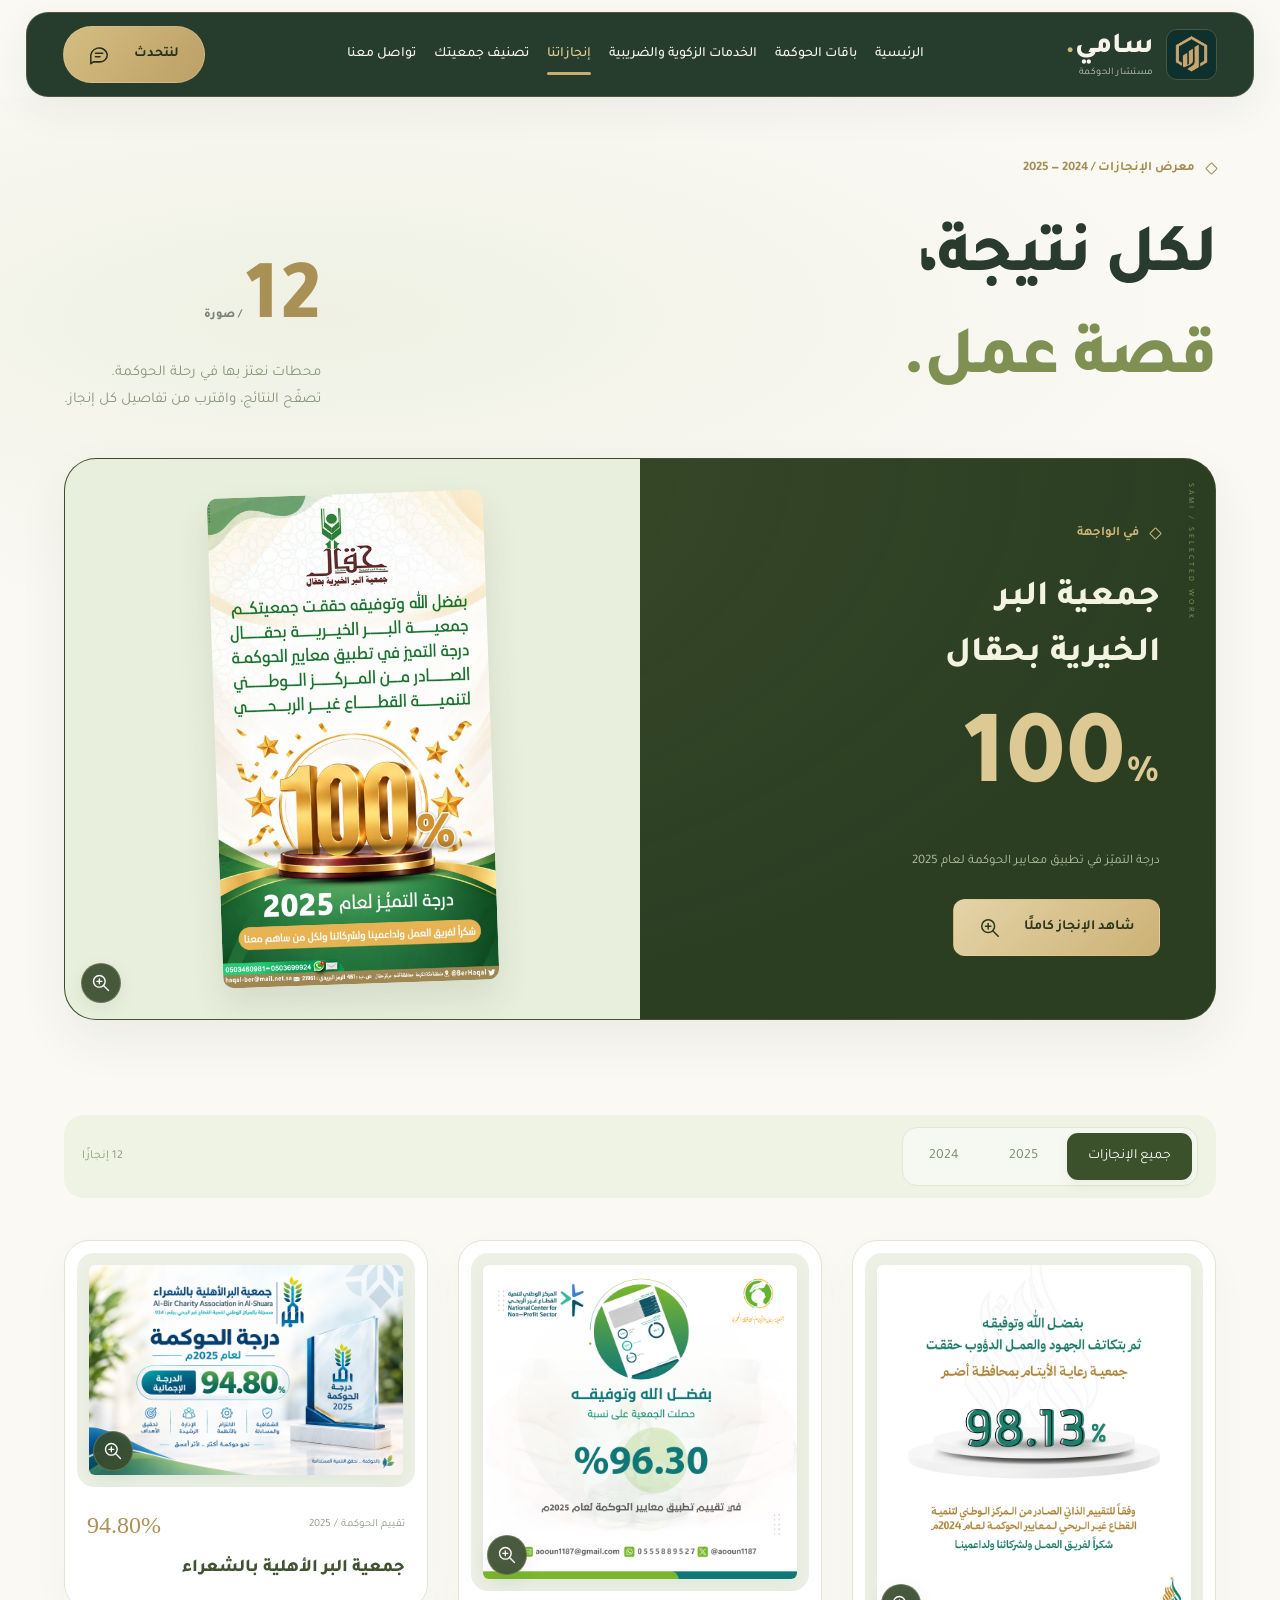
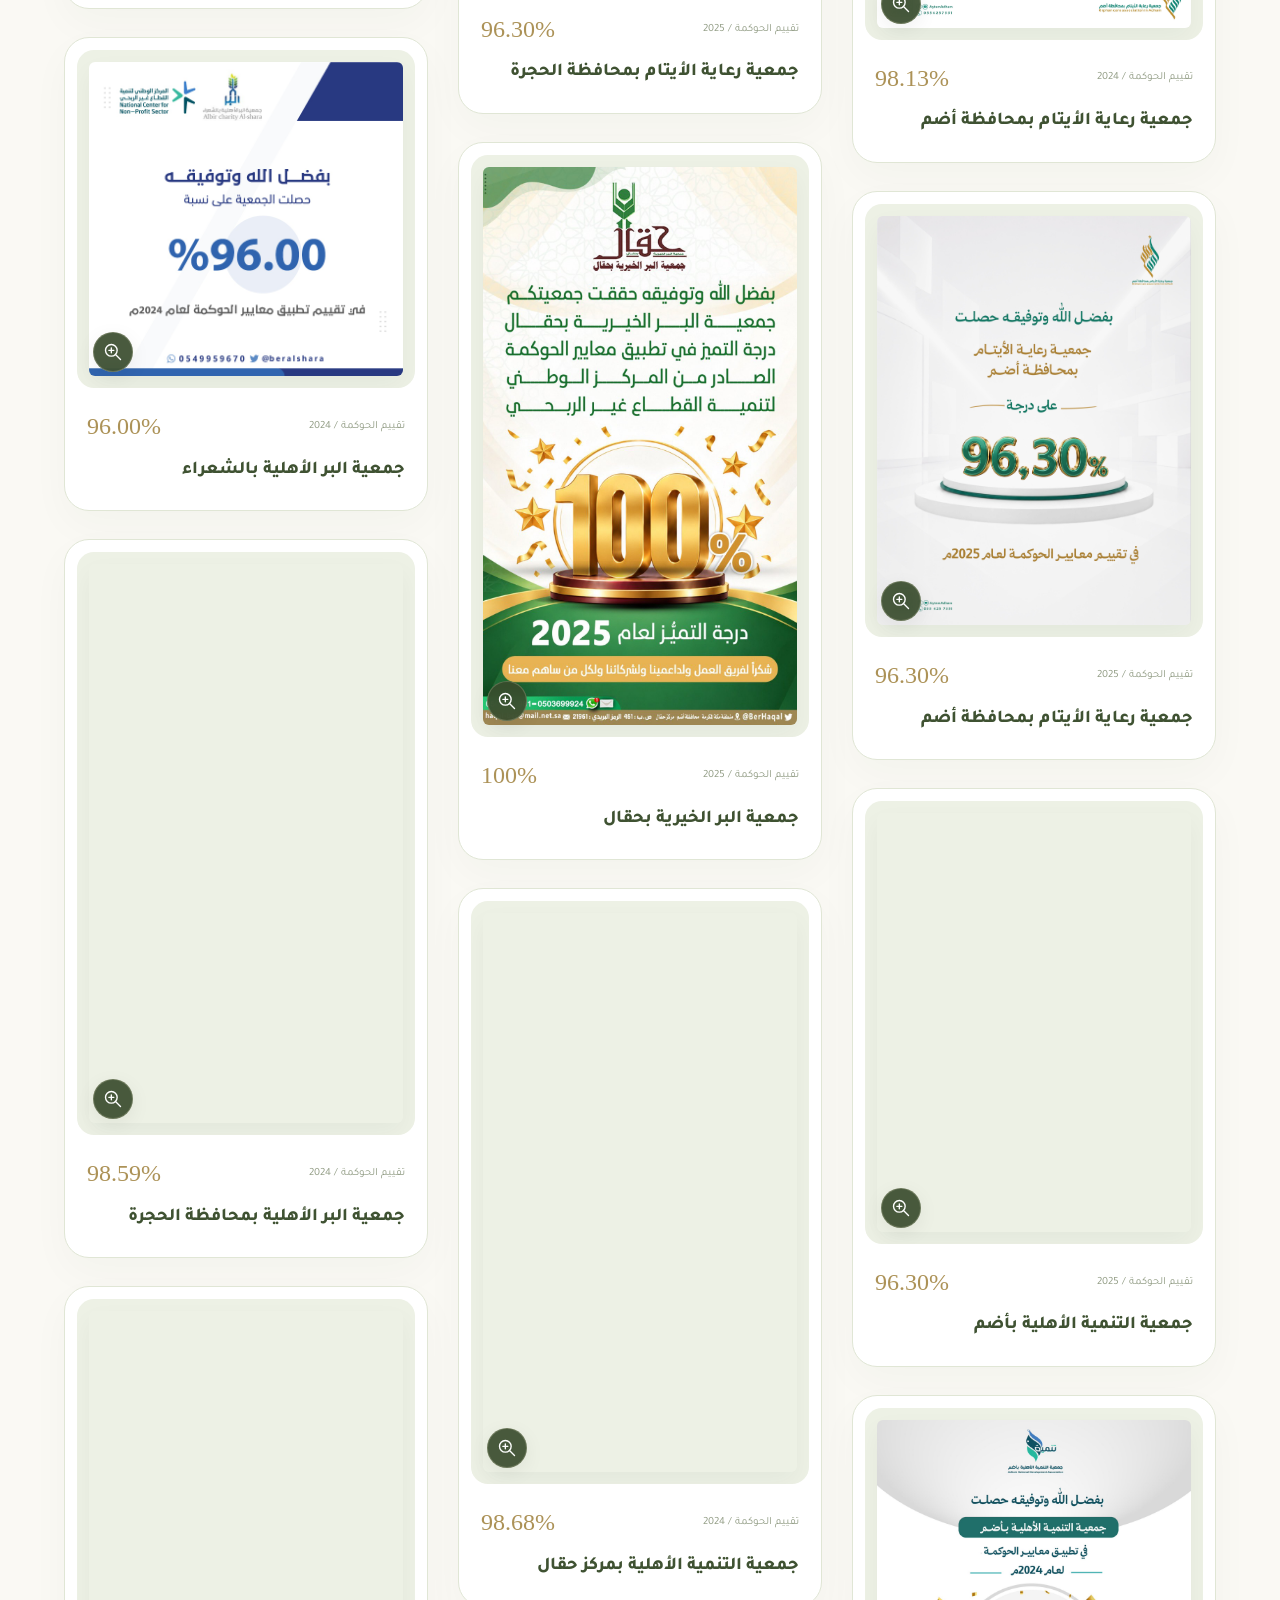
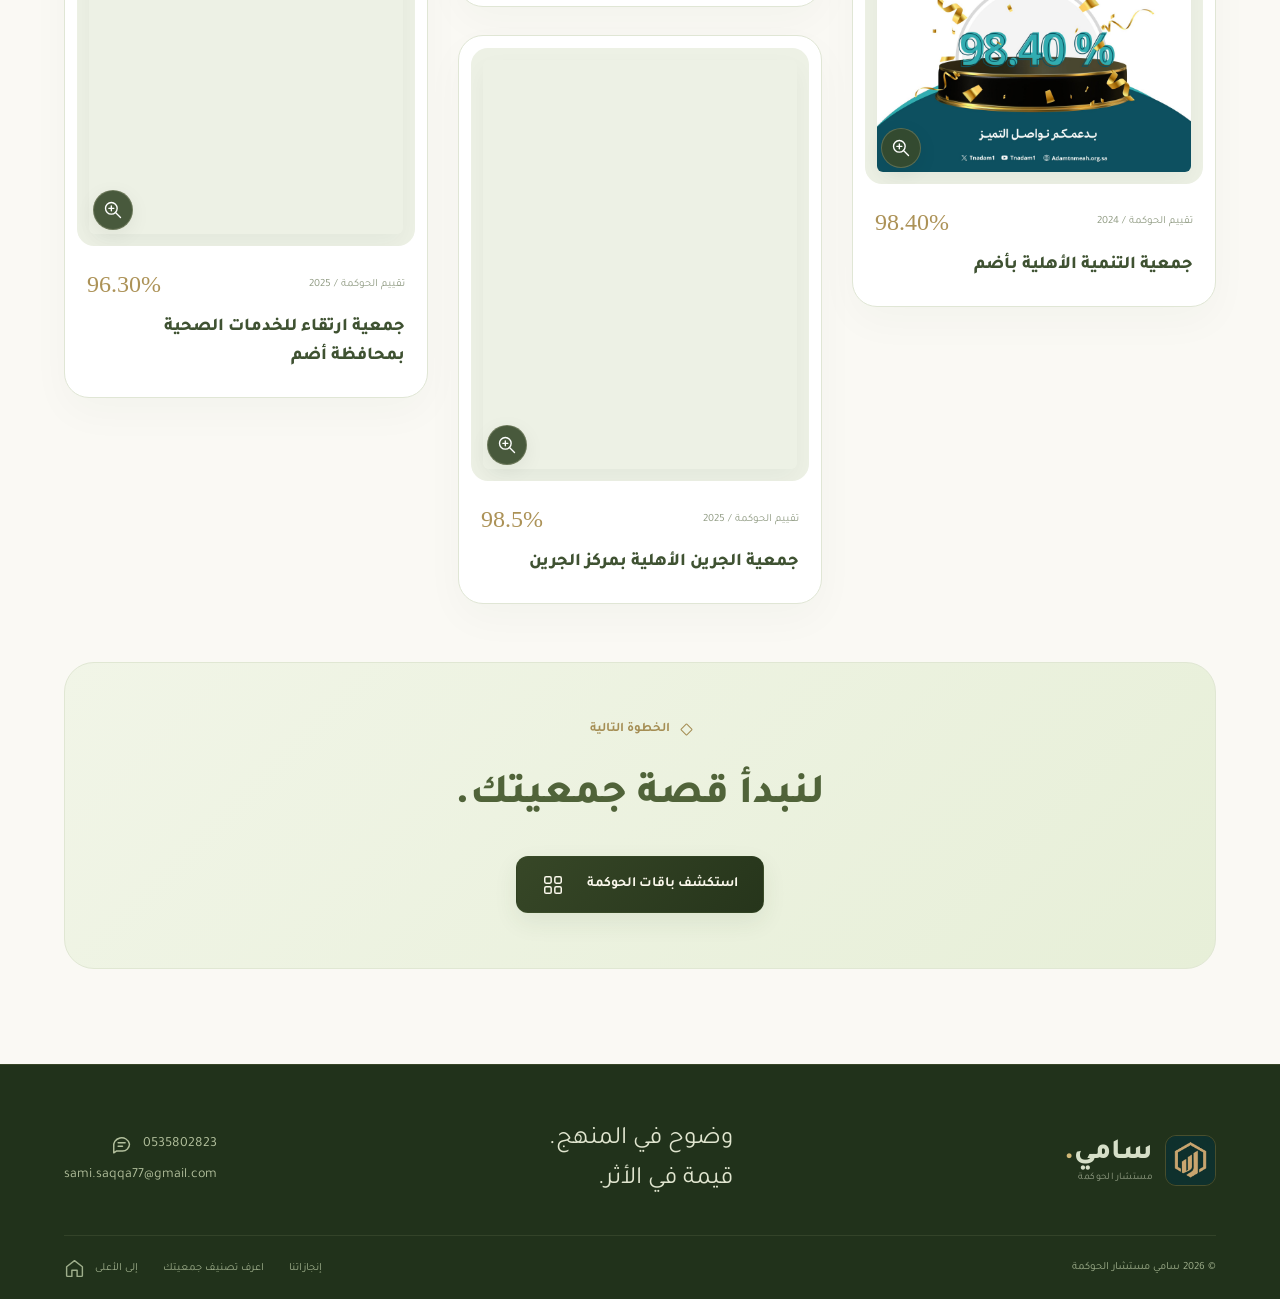
<file: achievements.html>
<!doctype html><html lang="ar" dir="rtl"><head><meta charset="utf-8"><meta name="viewport" content="width=device-width, initial-scale=1"><meta name="theme-color" content="#28351d"><title>إنجازاتنا | سامي مستشار الحوكمة</title><meta name="description" content="معرض نتائج الحوكمة للجمعيات، 12 صورة لعامي 2024 و2025."><link rel="icon" href="assets/sami-logo.png"><link rel="preconnect" href="https://fonts.googleapis.com"><link rel="preconnect" href="https://fonts.gstatic.com" crossorigin><link href="https://fonts.googleapis.com/css2?family=Tajawal:wght@400;500;600;700;800&display=swap" rel="stylesheet"><link rel="stylesheet" href="assets/studio.css"><link rel="stylesheet" href="assets/olive.css"><link rel="stylesheet" href="assets/finance-design.css"><script src="assets/backend-config.js"></script><script src="assets/backend.js"></script></head><body id="top" data-page="achievements"><header class="site-header"><div class="container navigation"><a class="brand" href="index.html" aria-label="سامي — الرئيسية"><img src="assets/sami-logo.png" alt="شعار سامي" width="52" height="52"><span><b>سامي<span class="brand-dot">.</span></b><small>مستشار الحوكمة</small></span></a><nav id="navlinks" class="navlinks" aria-label="القائمة الرئيسية"><a href="index.html" >الرئيسية</a><a href="index.html#packages">باقات الحوكمة</a><a href="tax-services.html">الخدمات الزكوية والضريبية</a><a href="achievements.html" aria-current="page">إنجازاتنا</a><a href="classification.html" >تصنيف جمعيتك</a><a href="index.html#contact">تواصل معنا</a></nav><div class="nav-actions"><a href="https://wa.me/966535802823" class="btn btn-small">لنتحدث<span aria-hidden="true"><svg class="ui-icon" viewBox="0 0 24 24" fill="none" stroke="currentColor" stroke-width="1.65" stroke-linecap="round" stroke-linejoin="round" aria-hidden="true" focusable="false"><path d="M20 11.5a8 8 0 0 1-8 8H5l-3 2v-6a8 8 0 1 1 18-4Z"/><path d="M7 10h8M7 14h5"/></svg></span></a><button class="menu-toggle" id="menuBtn" aria-label="القائمة" aria-expanded="false">☰</button></div></div></header><main><section class="gallery-hero"><div class="container"><div class="gallery-heading"><div><span class="eyebrow">معرض الإنجازات / 2024 — 2025</span><h1>لكل نتيجة،<br><em>قصة عمل.</em></h1></div><div class="gallery-intro"><span class="large-number">12<span> / صورة</span></span><p>محطات نعتز بها في رحلة الحوكمة.<br>تصفّح النتائج، واقترب من تفاصيل كل إنجاز.</p></div></div><div class="featured-work"><div class="featured-copy"><span class="eyebrow">في الواجهة</span><h2>جمعية البر<br>الخيرية بحقال</h2><div class="featured-score" dir="ltr">100<span>%</span></div><p>درجة التميّز في تطبيق معايير الحوكمة لعام 2025</p><a class="btn btn-light" href="assets/achievements/achievement-06.jpg" data-image="5">شاهد الإنجاز كاملًا <svg class="ui-icon" viewBox="0 0 24 24" fill="none" stroke="currentColor" stroke-width="1.65" stroke-linecap="round" stroke-linejoin="round" aria-hidden="true" focusable="false"><circle cx="10" cy="10" r="7"/><path d="m15 15 6 6M7 10h6m-3-3v6"/></svg></a></div><a class="featured-photo" href="assets/achievements/achievement-06.jpg" data-image="5" aria-label="تكبير إنجاز جمعية البر الخيرية بحقال"><img src="assets/achievements/achievement-06.jpg" alt="جمعية البر الخيرية بحقال — 100% لعام 2025" fetchpriority="high"><span class="image-expand"><svg class="ui-icon" viewBox="0 0 24 24" fill="none" stroke="currentColor" stroke-width="1.65" stroke-linecap="round" stroke-linejoin="round" aria-hidden="true" focusable="false"><circle cx="10" cy="10" r="7"/><path d="m15 15 6 6M7 10h6m-3-3v6"/></svg></span></a><span class="featured-stamp" aria-hidden="true">SAMI / SELECTED WORK</span></div></div></section><section class="section gallery-section" id="gallery"><div class="container"><div class="gallery-toolbar"><div class="filter-tabs" role="group" aria-label="تصفية حسب العام"><button class="active" data-filter="all" aria-pressed="true">جميع الإنجازات</button><button data-filter="2025" aria-pressed="false">2025</button><button data-filter="2024" aria-pressed="false">2024</button></div><span id="galleryCount" role="status">12 إنجازًا</span></div><div class="gallery-grid"><article class="work-card" id="achievement-1" data-year="2024"><a class="work-image" href="assets/achievements/achievement-01.jpg" data-image="0" aria-label="عرض جمعية رعاية الأيتام بمحافظة أضم — 2024 — 98.13%"><img src="assets/achievements/achievement-01.jpg" alt="جمعية رعاية الأيتام بمحافظة أضم — 2024 — 98.13%" loading="lazy" decoding="async"><span class="image-expand" aria-hidden="true"><svg class="ui-icon" viewBox="0 0 24 24" fill="none" stroke="currentColor" stroke-width="1.65" stroke-linecap="round" stroke-linejoin="round" aria-hidden="true" focusable="false"><circle cx="10" cy="10" r="7"/><path d="m15 15 6 6M7 10h6m-3-3v6"/></svg></span></a><div class="work-meta"><span>تقييم الحوكمة / 2024</span><b dir="ltr">98.13%</b></div><h3>جمعية رعاية الأيتام بمحافظة أضم</h3></article><article class="work-card" id="achievement-2" data-year="2025"><a class="work-image" href="assets/achievements/achievement-02.jpg" data-image="1" aria-label="عرض جمعية رعاية الأيتام بمحافظة أضم — 2025 — 96.30%"><img src="assets/achievements/achievement-02.jpg" alt="جمعية رعاية الأيتام بمحافظة أضم — 2025 — 96.30%" loading="lazy" decoding="async"><span class="image-expand" aria-hidden="true"><svg class="ui-icon" viewBox="0 0 24 24" fill="none" stroke="currentColor" stroke-width="1.65" stroke-linecap="round" stroke-linejoin="round" aria-hidden="true" focusable="false"><circle cx="10" cy="10" r="7"/><path d="m15 15 6 6M7 10h6m-3-3v6"/></svg></span></a><div class="work-meta"><span>تقييم الحوكمة / 2025</span><b dir="ltr">96.30%</b></div><h3>جمعية رعاية الأيتام بمحافظة أضم</h3></article><article class="work-card" id="achievement-3" data-year="2025"><a class="work-image" href="assets/achievements/achievement-03.jpg" data-image="2" aria-label="عرض جمعية التنمية الأهلية بأضم — 2025 — 96.30%"><img src="assets/achievements/achievement-03.jpg" alt="جمعية التنمية الأهلية بأضم — 2025 — 96.30%" loading="lazy" decoding="async"><span class="image-expand" aria-hidden="true"><svg class="ui-icon" viewBox="0 0 24 24" fill="none" stroke="currentColor" stroke-width="1.65" stroke-linecap="round" stroke-linejoin="round" aria-hidden="true" focusable="false"><circle cx="10" cy="10" r="7"/><path d="m15 15 6 6M7 10h6m-3-3v6"/></svg></span></a><div class="work-meta"><span>تقييم الحوكمة / 2025</span><b dir="ltr">96.30%</b></div><h3>جمعية التنمية الأهلية بأضم</h3></article><article class="work-card" id="achievement-4" data-year="2024"><a class="work-image" href="assets/achievements/achievement-04.jpg" data-image="3" aria-label="عرض جمعية التنمية الأهلية بأضم — 2024 — 98.40%"><img src="assets/achievements/achievement-04.jpg" alt="جمعية التنمية الأهلية بأضم — 2024 — 98.40%" loading="lazy" decoding="async"><span class="image-expand" aria-hidden="true"><svg class="ui-icon" viewBox="0 0 24 24" fill="none" stroke="currentColor" stroke-width="1.65" stroke-linecap="round" stroke-linejoin="round" aria-hidden="true" focusable="false"><circle cx="10" cy="10" r="7"/><path d="m15 15 6 6M7 10h6m-3-3v6"/></svg></span></a><div class="work-meta"><span>تقييم الحوكمة / 2024</span><b dir="ltr">98.40%</b></div><h3>جمعية التنمية الأهلية بأضم</h3></article><article class="work-card" id="achievement-5" data-year="2025"><a class="work-image" href="assets/achievements/achievement-05.jpg" data-image="4" aria-label="عرض جمعية رعاية الأيتام بمحافظة الحجرة — 2025 — 96.30%"><img src="assets/achievements/achievement-05.jpg" alt="جمعية رعاية الأيتام بمحافظة الحجرة — 2025 — 96.30%" loading="lazy" decoding="async"><span class="image-expand" aria-hidden="true"><svg class="ui-icon" viewBox="0 0 24 24" fill="none" stroke="currentColor" stroke-width="1.65" stroke-linecap="round" stroke-linejoin="round" aria-hidden="true" focusable="false"><circle cx="10" cy="10" r="7"/><path d="m15 15 6 6M7 10h6m-3-3v6"/></svg></span></a><div class="work-meta"><span>تقييم الحوكمة / 2025</span><b dir="ltr">96.30%</b></div><h3>جمعية رعاية الأيتام بمحافظة الحجرة</h3></article><article class="work-card" id="achievement-6" data-year="2025"><a class="work-image" href="assets/achievements/achievement-06.jpg" data-image="5" aria-label="عرض جمعية البر الخيرية بحقال — 2025 — 100%"><img src="assets/achievements/achievement-06.jpg" alt="جمعية البر الخيرية بحقال — 2025 — 100%" loading="lazy" decoding="async"><span class="image-expand" aria-hidden="true"><svg class="ui-icon" viewBox="0 0 24 24" fill="none" stroke="currentColor" stroke-width="1.65" stroke-linecap="round" stroke-linejoin="round" aria-hidden="true" focusable="false"><circle cx="10" cy="10" r="7"/><path d="m15 15 6 6M7 10h6m-3-3v6"/></svg></span></a><div class="work-meta"><span>تقييم الحوكمة / 2025</span><b dir="ltr">100%</b></div><h3>جمعية البر الخيرية بحقال</h3></article><article class="work-card" id="achievement-7" data-year="2024"><a class="work-image" href="assets/achievements/achievement-07.jpg" data-image="6" aria-label="عرض جمعية التنمية الأهلية بمركز حقال — 2024 — 98.68%"><img src="assets/achievements/achievement-07.jpg" alt="جمعية التنمية الأهلية بمركز حقال — 2024 — 98.68%" loading="lazy" decoding="async"><span class="image-expand" aria-hidden="true"><svg class="ui-icon" viewBox="0 0 24 24" fill="none" stroke="currentColor" stroke-width="1.65" stroke-linecap="round" stroke-linejoin="round" aria-hidden="true" focusable="false"><circle cx="10" cy="10" r="7"/><path d="m15 15 6 6M7 10h6m-3-3v6"/></svg></span></a><div class="work-meta"><span>تقييم الحوكمة / 2024</span><b dir="ltr">98.68%</b></div><h3>جمعية التنمية الأهلية بمركز حقال</h3></article><article class="work-card" id="achievement-8" data-year="2025"><a class="work-image" href="assets/achievements/achievement-08.jpg" data-image="7" aria-label="عرض جمعية الجرين الأهلية بمركز الجرين — 2025 — 98.5%"><img src="assets/achievements/achievement-08.jpg" alt="جمعية الجرين الأهلية بمركز الجرين — 2025 — 98.5%" loading="lazy" decoding="async"><span class="image-expand" aria-hidden="true"><svg class="ui-icon" viewBox="0 0 24 24" fill="none" stroke="currentColor" stroke-width="1.65" stroke-linecap="round" stroke-linejoin="round" aria-hidden="true" focusable="false"><circle cx="10" cy="10" r="7"/><path d="m15 15 6 6M7 10h6m-3-3v6"/></svg></span></a><div class="work-meta"><span>تقييم الحوكمة / 2025</span><b dir="ltr">98.5%</b></div><h3>جمعية الجرين الأهلية بمركز الجرين</h3></article><article class="work-card" id="achievement-9" data-year="2025"><a class="work-image" href="assets/achievements/achievement-09.jpg" data-image="8" aria-label="عرض جمعية البر الأهلية بالشعراء — 2025 — 94.80%"><img src="assets/achievements/achievement-09.jpg" alt="جمعية البر الأهلية بالشعراء — 2025 — 94.80%" loading="lazy" decoding="async"><span class="image-expand" aria-hidden="true"><svg class="ui-icon" viewBox="0 0 24 24" fill="none" stroke="currentColor" stroke-width="1.65" stroke-linecap="round" stroke-linejoin="round" aria-hidden="true" focusable="false"><circle cx="10" cy="10" r="7"/><path d="m15 15 6 6M7 10h6m-3-3v6"/></svg></span></a><div class="work-meta"><span>تقييم الحوكمة / 2025</span><b dir="ltr">94.80%</b></div><h3>جمعية البر الأهلية بالشعراء</h3></article><article class="work-card" id="achievement-10" data-year="2024"><a class="work-image" href="assets/achievements/achievement-10.jpg" data-image="9" aria-label="عرض جمعية البر الأهلية بالشعراء — 2024 — 96.00%"><img src="assets/achievements/achievement-10.jpg" alt="جمعية البر الأهلية بالشعراء — 2024 — 96.00%" loading="lazy" decoding="async"><span class="image-expand" aria-hidden="true"><svg class="ui-icon" viewBox="0 0 24 24" fill="none" stroke="currentColor" stroke-width="1.65" stroke-linecap="round" stroke-linejoin="round" aria-hidden="true" focusable="false"><circle cx="10" cy="10" r="7"/><path d="m15 15 6 6M7 10h6m-3-3v6"/></svg></span></a><div class="work-meta"><span>تقييم الحوكمة / 2024</span><b dir="ltr">96.00%</b></div><h3>جمعية البر الأهلية بالشعراء</h3></article><article class="work-card" id="achievement-11" data-year="2024"><a class="work-image" href="assets/achievements/achievement-11.jpg" data-image="10" aria-label="عرض جمعية البر الأهلية بمحافظة الحجرة — 2024 — 98.59%"><img src="assets/achievements/achievement-11.jpg" alt="جمعية البر الأهلية بمحافظة الحجرة — 2024 — 98.59%" loading="lazy" decoding="async"><span class="image-expand" aria-hidden="true"><svg class="ui-icon" viewBox="0 0 24 24" fill="none" stroke="currentColor" stroke-width="1.65" stroke-linecap="round" stroke-linejoin="round" aria-hidden="true" focusable="false"><circle cx="10" cy="10" r="7"/><path d="m15 15 6 6M7 10h6m-3-3v6"/></svg></span></a><div class="work-meta"><span>تقييم الحوكمة / 2024</span><b dir="ltr">98.59%</b></div><h3>جمعية البر الأهلية بمحافظة الحجرة</h3></article><article class="work-card" id="achievement-12" data-year="2025"><a class="work-image" href="assets/achievements/achievement-12.jpg" data-image="11" aria-label="عرض جمعية ارتقاء للخدمات الصحية بمحافظة أضم — 2025 — 96.30%"><img src="assets/achievements/achievement-12.jpg" alt="جمعية ارتقاء للخدمات الصحية بمحافظة أضم — 2025 — 96.30%" loading="lazy" decoding="async"><span class="image-expand" aria-hidden="true"><svg class="ui-icon" viewBox="0 0 24 24" fill="none" stroke="currentColor" stroke-width="1.65" stroke-linecap="round" stroke-linejoin="round" aria-hidden="true" focusable="false"><circle cx="10" cy="10" r="7"/><path d="m15 15 6 6M7 10h6m-3-3v6"/></svg></span></a><div class="work-meta"><span>تقييم الحوكمة / 2025</span><b dir="ltr">96.30%</b></div><h3>جمعية ارتقاء للخدمات الصحية بمحافظة أضم</h3></article></div><div class="gallery-outro"><span class="eyebrow">الخطوة التالية</span><h2>لنبدأ قصة جمعيتك.</h2><a href="index.html#packages" class="btn btn-primary">استكشف باقات الحوكمة<span aria-hidden="true"><svg class="ui-icon" viewBox="0 0 24 24" fill="none" stroke="currentColor" stroke-width="1.65" stroke-linecap="round" stroke-linejoin="round" aria-hidden="true" focusable="false"><rect x="3" y="3" width="7" height="7" rx="1.5"/><rect x="14" y="3" width="7" height="7" rx="1.5"/><rect x="3" y="14" width="7" height="7" rx="1.5"/><rect x="14" y="14" width="7" height="7" rx="1.5"/></svg></span></a></div></div></section></main><dialog class="image-viewer" id="imageViewer" aria-labelledby="viewerCaption"><div class="viewer-toolbar"><h2 id="viewerCaption"></h2><button class="icon-btn" id="closeViewer" aria-label="إغلاق الصورة" autofocus>✕</button></div><div class="viewer-stage"><img id="viewerImage" alt=""></div><div class="viewer-controls"><button class="btn btn-outline" id="previousImage"><svg class="ui-icon" viewBox="0 0 24 24" fill="none" stroke="currentColor" stroke-width="1.65" stroke-linecap="round" stroke-linejoin="round" aria-hidden="true" focusable="false"><rect x="5" y="3" width="16" height="16" rx="2"/><path d="M2 7v13a2 2 0 0 0 2 2h13M6 16l4-4 3 3 3-5 4 6"/><circle cx="10" cy="8" r="1.2"/></svg> السابقة</button><span id="imageCounter" aria-live="polite"></span><a id="originalImage" href="assets/achievements/achievement-01.jpg" target="_blank" rel="noopener">فتح الصورة الأصلية <svg class="ui-icon" viewBox="0 0 24 24" fill="none" stroke="currentColor" stroke-width="1.65" stroke-linecap="round" stroke-linejoin="round" aria-hidden="true" focusable="false"><circle cx="10" cy="10" r="7"/><path d="m15 15 6 6M7 10h6m-3-3v6"/></svg></a><button class="btn btn-primary" id="nextImage">التالية <svg class="ui-icon" viewBox="0 0 24 24" fill="none" stroke="currentColor" stroke-width="1.65" stroke-linecap="round" stroke-linejoin="round" aria-hidden="true" focusable="false"><rect x="5" y="3" width="16" height="16" rx="2"/><path d="M2 7v13a2 2 0 0 0 2 2h13M6 16l4-4 3 3 3-5 4 6"/><circle cx="10" cy="8" r="1.2"/></svg></button></div></dialog><footer class="site-footer"><div class="container footer-top"><a class="brand" href="index.html" aria-label="سامي — الرئيسية"><img src="assets/sami-logo.png" alt="شعار سامي" width="52" height="52"><span><b>سامي<span class="brand-dot">.</span></b><small>مستشار الحوكمة</small></span></a><p>وضوح في المنهج.<br>قيمة في الأثر.</p><div><a href="https://wa.me/966535802823"><bdi>0535802823</bdi> <svg class="ui-icon" viewBox="0 0 24 24" fill="none" stroke="currentColor" stroke-width="1.65" stroke-linecap="round" stroke-linejoin="round" aria-hidden="true" focusable="false"><path d="M20 11.5a8 8 0 0 1-8 8H5l-3 2v-6a8 8 0 1 1 18-4Z"/><path d="M7 10h8M7 14h5"/></svg></a><a href="mailto:sami.saqqa77@gmail.com">sami.saqqa77@gmail.com</a></div></div><div class="container footer-bottom"><span>© <span id="year">2026</span> سامي مستشار الحوكمة</span><a href="achievements.html">إنجازاتنا</a><a href="classification.html">اعرف تصنيف جمعيتك</a><a href="#top">إلى الأعلى <svg class="ui-icon" viewBox="0 0 24 24" fill="none" stroke="currentColor" stroke-width="1.65" stroke-linecap="round" stroke-linejoin="round" aria-hidden="true" focusable="false"><path d="m3 10 9-7 9 7v10a1 1 0 0 1-1 1h-5v-7H9v7H4a1 1 0 0 1-1-1Z"/></svg></a></div></footer><script>
const images=[{"src":"assets/achievements/achievement-01.jpg","title":"جمعية رعاية الأيتام بمحافظة أضم — 2024 — 98.13%"},{"src":"assets/achievements/achievement-02.jpg","title":"جمعية رعاية الأيتام بمحافظة أضم — 2025 — 96.30%"},{"src":"assets/achievements/achievement-03.jpg","title":"جمعية التنمية الأهلية بأضم — 2025 — 96.30%"},{"src":"assets/achievements/achievement-04.jpg","title":"جمعية التنمية الأهلية بأضم — 2024 — 98.40%"},{"src":"assets/achievements/achievement-05.jpg","title":"جمعية رعاية الأيتام بمحافظة الحجرة — 2025 — 96.30%"},{"src":"assets/achievements/achievement-06.jpg","title":"جمعية البر الخيرية بحقال — 2025 — 100%"},{"src":"assets/achievements/achievement-07.jpg","title":"جمعية التنمية الأهلية بمركز حقال — 2024 — 98.68%"},{"src":"assets/achievements/achievement-08.jpg","title":"جمعية الجرين الأهلية بمركز الجرين — 2025 — 98.5%"},{"src":"assets/achievements/achievement-09.jpg","title":"جمعية البر الأهلية بالشعراء — 2025 — 94.80%"},{"src":"assets/achievements/achievement-10.jpg","title":"جمعية البر الأهلية بالشعراء — 2024 — 96.00%"},{"src":"assets/achievements/achievement-11.jpg","title":"جمعية البر الأهلية بمحافظة الحجرة — 2024 — 98.59%"},{"src":"assets/achievements/achievement-12.jpg","title":"جمعية ارتقاء للخدمات الصحية بمحافظة أضم — 2025 — 96.30%"}];
const viewer=document.getElementById('imageViewer');
const picture=document.getElementById('viewerImage');
const caption=document.getElementById('viewerCaption');
const original=document.getElementById('originalImage');
let current=0;
function displayImage(index){
 current=(index+images.length)%images.length;
 const item=images[current];picture.src=item.src;picture.alt=item.title;caption.textContent=item.title;
 original.href=item.src;document.getElementById('imageCounter').textContent=(current+1)+' / '+images.length;
}
document.querySelectorAll('[data-image]').forEach(link=>link.addEventListener('click',event=>{
 if(event.ctrlKey||event.metaKey||event.shiftKey||event.altKey||typeof viewer.showModal!=='function')return;
 event.preventDefault();displayImage(Number(link.dataset.image));viewer.showModal();document.body.style.overflow='hidden';
}));
document.getElementById('closeViewer').addEventListener('click',()=>viewer.close());
viewer.addEventListener('close',()=>{document.body.style.overflow='';});
viewer.addEventListener('click',event=>{if(event.target===viewer)viewer.close();});
document.getElementById('previousImage').addEventListener('click',()=>displayImage(current-1));
document.getElementById('nextImage').addEventListener('click',()=>displayImage(current+1));
viewer.addEventListener('keydown',event=>{if(event.key==='ArrowLeft'){event.preventDefault();displayImage(current+1);}if(event.key==='ArrowRight'){event.preventDefault();displayImage(current-1);}});
</script><script src="assets/studio.js" defer></script><script src="assets/store-backend.js"></script></body></html>
</file>
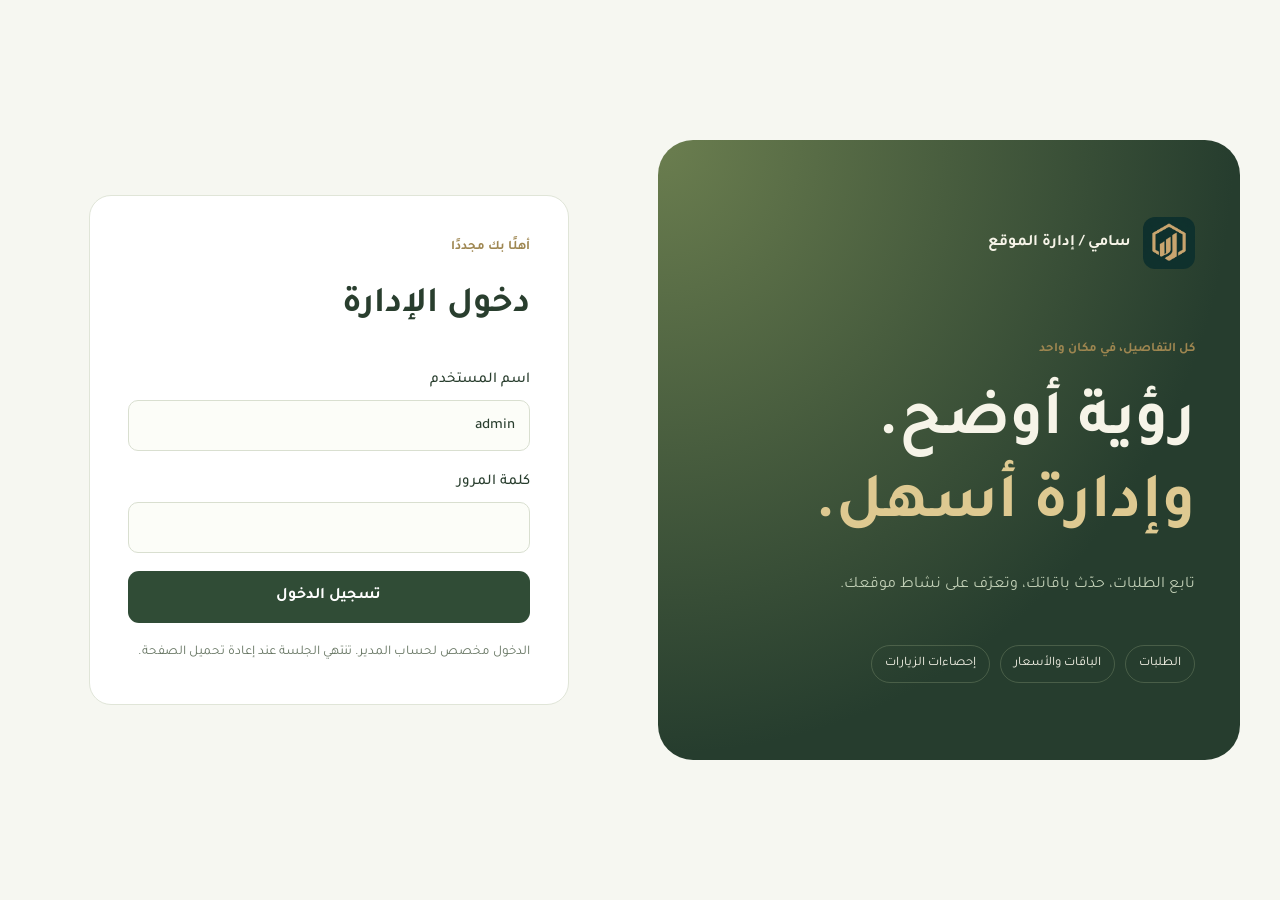
<file: admin.html>
<!doctype html><html lang="ar" dir="rtl"><head><meta charset="utf-8"><meta name="viewport" content="width=device-width,initial-scale=1"><meta name="robots" content="noindex,nofollow"><meta name="referrer" content="no-referrer"><title>لوحة التحكم | سامي</title><link rel="icon" href="assets/sami-logo.png"><link rel="stylesheet" href="assets/admin.css"></head><body>
<section id="loginView" class="login-wrap"><div class="login-story"><a href="index.html" class="brand"><img src="assets/sami-logo.png" alt="سامي"><span>سامي / إدارة الموقع</span></a><span class="eyebrow">كل التفاصيل، في مكان واحد</span><h1>رؤية أوضح.<br><em>وإدارة أسهل.</em></h1><p>تابع الطلبات، حدّث باقاتك، وتعرّف على نشاط موقعك.</p><div class="story-tags"><span>الطلبات</span><span>الباقات والأسعار</span><span>إحصاءات الزيارات</span></div></div><form id="loginForm" class="panel"><span class="eyebrow">أهلًا بك مجددًا</span><h2>دخول الإدارة</h2><p id="setupNotice" hidden>لوحة التحكم جاهزة للربط. أضف إعدادات Supabase حسب دليل التفعيل المرفق أولًا.</p><label>اسم المستخدم<input id="username" autocomplete="username" value="admin" required></label><label>كلمة المرور<input id="password" type="password" autocomplete="current-password" required minlength="8"></label><button id="loginButton">تسجيل الدخول</button><p id="loginError" role="alert"></p><small>الدخول مخصص لحساب المدير. تنتهي الجلسة عند إعادة تحميل الصفحة.</small></form></section>
<div id="dashboard" hidden><aside class="sidebar"><a class="brand" href="index.html"><img src="assets/sami-logo.png" alt="سامي"><span>لوحة التحكم<small>سامي مستشار الحوكمة</small></span></a><nav aria-label="أقسام لوحة التحكم"><button data-tab="overview" class="active">◉ نظرة عامة</button><button data-tab="orders">▤ الطلبات</button><button data-tab="products">▦ المنتجات والأسعار</button></nav><a href="index.html" target="_blank" rel="noopener">عرض الموقع</a><button id="logout" class="secondary">تسجيل الخروج</button></aside><main class="admin-main"><header class="topbar"><div><span class="eyebrow">مساحة الإدارة</span><h1 id="pageTitle">نظرة عامة</h1></div><button id="refresh" class="secondary">تحديث البيانات</button></header><p id="adminNotice" role="status" aria-live="polite"></p>
<section id="overview" class="tab"><div class="stats"><article><span>إجمالي الطلبات</span><b id="statOrders">—</b></article><article><span>طلبات جديدة</span><b id="statNew">—</b></article><article><span>مشاهدات آخر 30 يومًا</span><b id="statViews">—</b></article><article><span>جلسات تقريبية / 30 يومًا</span><b id="statSessions">—</b></article></div><div class="analytics"><article class="panel"><h2>نشاط الموقع</h2><p>مشاهدات الصفحات خلال آخر 14 يومًا</p><div id="chart" class="chart" aria-label="مشاهدات الصفحات حسب اليوم"></div></article><article class="panel"><h2>الصفحات الأكثر مشاهدة</h2><div id="pageStats"></div></article></div><p class="hint">تبدأ الإحصاءات بعد التفعيل. الجلسات تقديرية وليست عدد أشخاص فريدين؛ لا تتضمن أسماء الزوار. إجمالي الطلبات يشمل الطلبات والاستفسارات المسجّلة، وليس المدفوعات المؤكدة.</p></section>
<section id="orders" class="tab" hidden><div class="toolbar"><label>بحث في الصفحة الحالية<input id="orderSearch" type="search" placeholder="الجمعية أو الجوال أو رقم الطلب"></label><label>حالة الطلب<select id="orderFilter"><option value="">جميع الحالات</option><option value="new">جديد</option><option value="contacted">تم التواصل</option><option value="in_progress">قيد التنفيذ</option><option value="completed">مكتمل</option><option value="cancelled">ملغي</option></select></label></div><div id="ordersList" class="orders-list"></div><div class="pager"><button id="previousOrders" class="secondary">الصفحة السابقة</button><span id="ordersPage"></span><button id="nextOrders" class="secondary">الصفحة التالية</button></div></section>
<section id="products" class="tab" hidden><div class="section-top"><div><h2>باقاتك كما يراها العميل</h2><p>تنعكس التعديلات على الموقع عند تحميل الصفحة مجددًا.</p></div><button id="newProduct">إضافة منتج</button></div><div id="productsList" class="product-grid"></div><p class="hint">الباقات الخمس الأولى مرتبطة بتصنيف الجمعيات. يمكنك تعديلها أو إيقاف عرضها. المنتجات الإضافية تظهر في الرئيسية. إيقاف منتج لا يغيّر الطلبات السابقة.</p></section></main></div>
<dialog id="productDialog"><form id="productForm"><div class="section-top"><h2 id="productTitle">تعديل المنتج</h2><button type="button" id="closeProduct" class="secondary">إغلاق</button></div><input type="hidden" id="productId"><label>اسم المنتج<input id="productName" required maxlength="150"></label><label>وصف المنتج<textarea id="productDescription" maxlength="1500" rows="4"></textarea></label><label>السعر بالريال<input id="productPrice" type="number" min="0" max="10000000" step="0.01" required></label><label class="check"><input type="checkbox" id="productActive"> عرض المنتج في الموقع</label><p id="productError" role="alert"></p><button id="saveProduct">حفظ التغييرات</button></form></dialog>
<script src="assets/backend-config.js"></script><script src="assets/backend.js"></script><script src="assets/admin.js"></script></body></html>
</file>
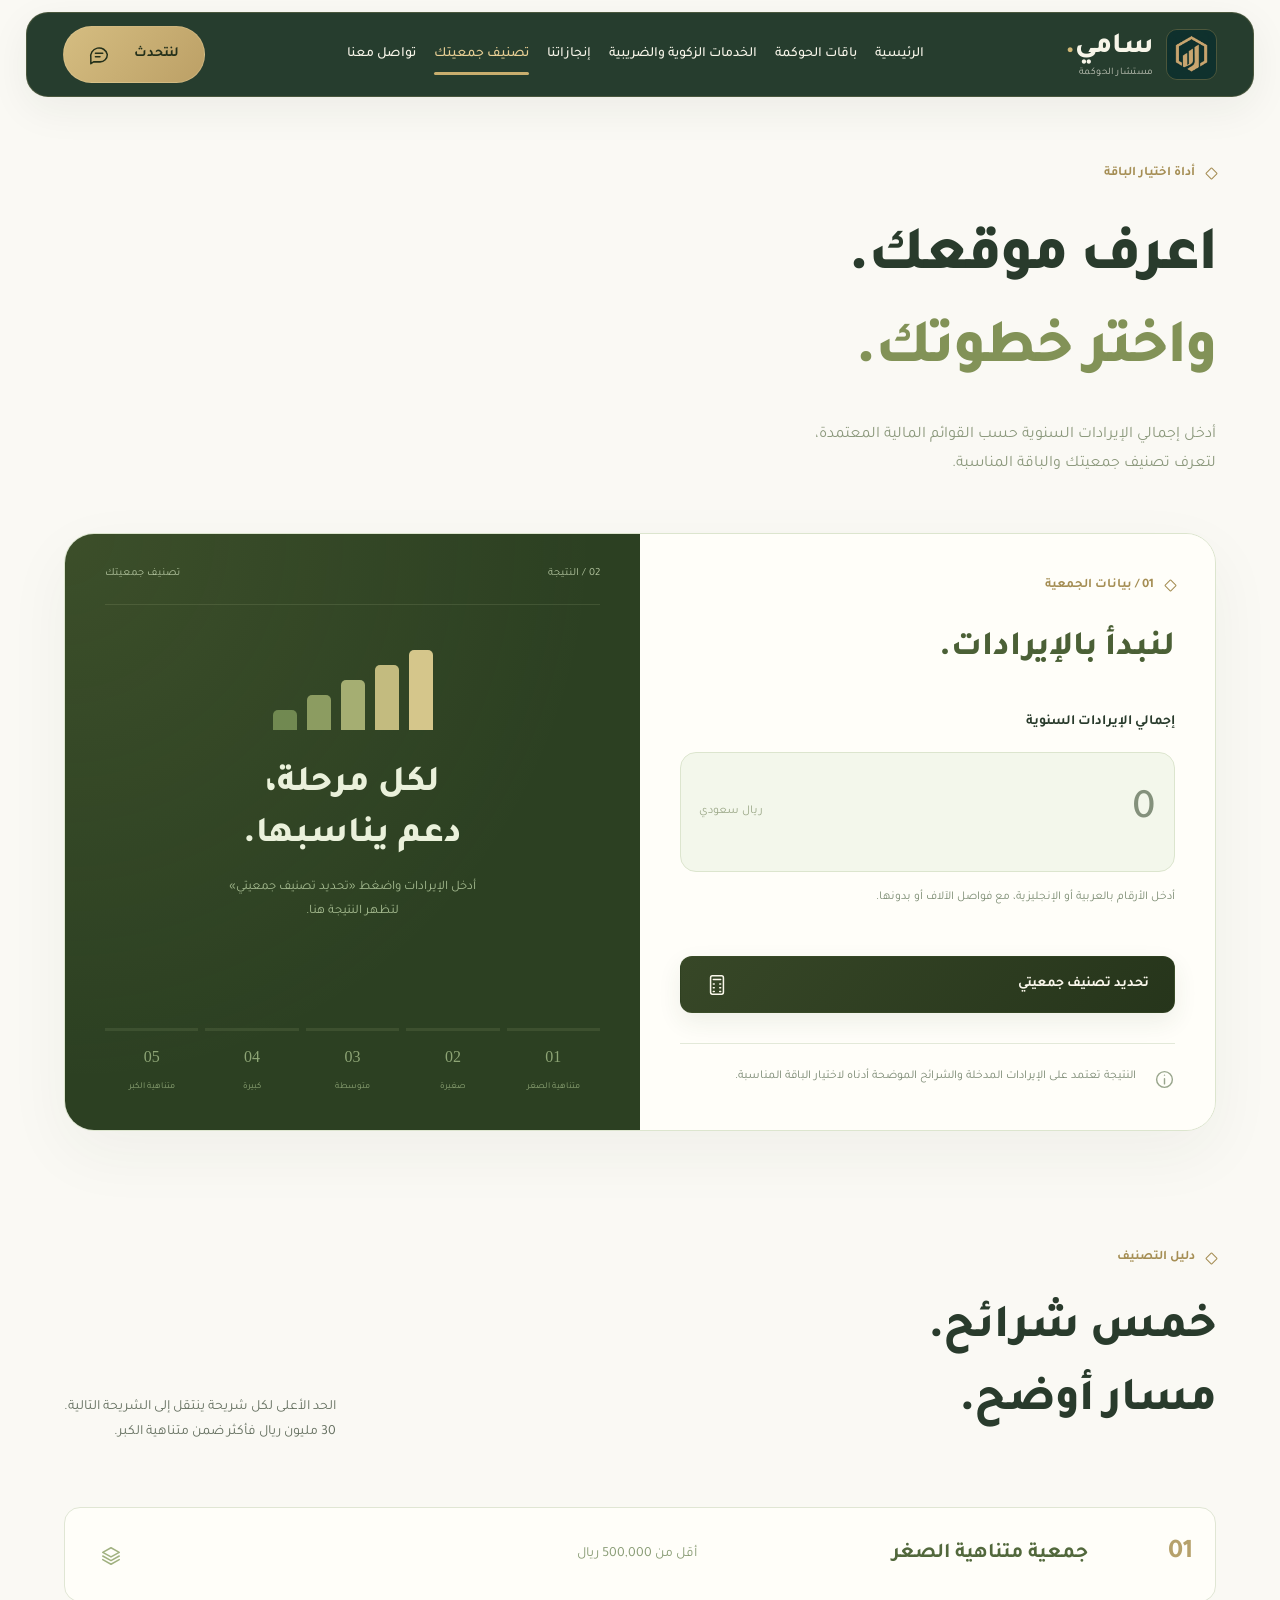
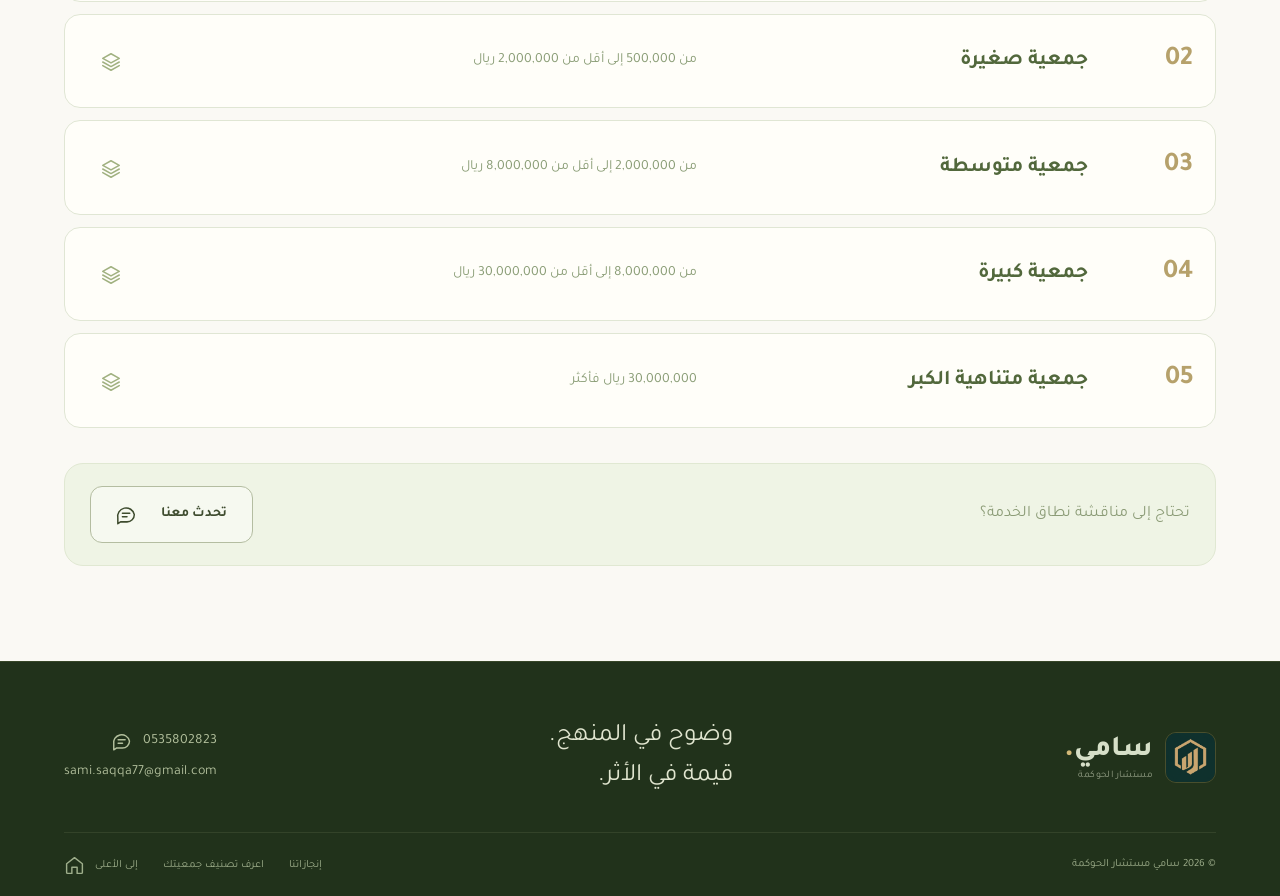
<file: classification.html>
<!doctype html><html lang="ar" dir="rtl"><head><meta charset="utf-8"><meta name="viewport" content="width=device-width, initial-scale=1"><meta name="theme-color" content="#28351d"><title>اعرف تصنيف جمعيتك | سامي مستشار الحوكمة</title><meta name="description" content="تحديد تصنيف الجمعية بحسب الإيرادات السنوية واختيار باقة الحوكمة المناسبة."><link rel="icon" href="assets/sami-logo.png"><link rel="preconnect" href="https://fonts.googleapis.com"><link rel="preconnect" href="https://fonts.gstatic.com" crossorigin><link href="https://fonts.googleapis.com/css2?family=Tajawal:wght@400;500;600;700;800&display=swap" rel="stylesheet"><link rel="stylesheet" href="assets/studio.css"><link rel="stylesheet" href="assets/olive.css"><link rel="stylesheet" href="assets/finance-design.css"><script src="assets/backend-config.js"></script><script src="assets/backend.js"></script></head><body id="top" data-page="classification"><header class="site-header"><div class="container navigation"><a class="brand" href="index.html" aria-label="سامي — الرئيسية"><img src="assets/sami-logo.png" alt="شعار سامي" width="52" height="52"><span><b>سامي<span class="brand-dot">.</span></b><small>مستشار الحوكمة</small></span></a><nav id="navlinks" class="navlinks" aria-label="القائمة الرئيسية"><a href="index.html" >الرئيسية</a><a href="index.html#packages">باقات الحوكمة</a><a href="tax-services.html">الخدمات الزكوية والضريبية</a><a href="achievements.html" >إنجازاتنا</a><a href="classification.html" aria-current="page">تصنيف جمعيتك</a><a href="index.html#contact">تواصل معنا</a></nav><div class="nav-actions"><a href="https://wa.me/966535802823" class="btn btn-small">لنتحدث<span aria-hidden="true"><svg class="ui-icon" viewBox="0 0 24 24" fill="none" stroke="currentColor" stroke-width="1.65" stroke-linecap="round" stroke-linejoin="round" aria-hidden="true" focusable="false"><path d="M20 11.5a8 8 0 0 1-8 8H5l-3 2v-6a8 8 0 1 1 18-4Z"/><path d="M7 10h8M7 14h5"/></svg></span></a><button class="menu-toggle" id="menuBtn" aria-label="القائمة" aria-expanded="false">☰</button></div></div></header><main><section class="classify-hero"><div class="container"><span class="eyebrow">أداة اختيار الباقة</span><h1>اعرف موقعك.<br><em>واختر خطوتك.</em></h1><p>أدخل إجمالي الإيرادات السنوية حسب القوائم المالية المعتمدة،<br>لتعرف تصنيف جمعيتك والباقة المناسبة.</p></div></section><section class="calculator-section"><div class="container calculator-layout"><section class="calculator-form"><span class="eyebrow">01 / بيانات الجمعية</span><h2>لنبدأ بالإيرادات.</h2><form id="classifyForm" novalidate><label for="revenue">إجمالي الإيرادات السنوية</label><div class="revenue-field"><input id="revenue" name="revenue" inputmode="decimal" type="text" placeholder="0" autocomplete="off" aria-describedby="revenueHelp revenueError"><span>ريال سعودي</span></div><p class="helper" id="revenueHelp">أدخل الأرقام بالعربية أو الإنجليزية، مع فواصل الآلاف أو بدونها.</p><p class="error" id="revenueError" role="alert"></p><button class="btn btn-primary" type="submit">تحديد تصنيف جمعيتي <span aria-hidden="true"><svg class="ui-icon" viewBox="0 0 24 24" fill="none" stroke="currentColor" stroke-width="1.65" stroke-linecap="round" stroke-linejoin="round" aria-hidden="true" focusable="false"><rect x="5" y="2" width="14" height="20" rx="2"/><path d="M8 6h8M8 11h1m6 0h1m-8 4h1m6 0h1m-8 4h1m6 0h1"/></svg></span></button></form><div class="calculator-note"><span aria-hidden="true"><svg class="ui-icon" viewBox="0 0 24 24" fill="none" stroke="currentColor" stroke-width="1.65" stroke-linecap="round" stroke-linejoin="round" aria-hidden="true" focusable="false"><circle cx="12" cy="12" r="9"/><path d="M12 11v6M12 7h.01"/></svg></span><p>النتيجة تعتمد على الإيرادات المدخلة والشرائح الموضحة أدناه لاختيار الباقة المناسبة.</p></div></section><section class="result-panel" id="resultPanel" aria-label="نتيجة التصنيف"><div class="result-panel-top"><span>02 / النتيجة</span><span>تصنيف جمعيتك</span></div><div id="resultEmpty" class="result-empty"><div class="stairs-art" aria-hidden="true"><i></i><i></i><i></i><i></i><i></i></div><h2>لكل مرحلة،<br>دعم يناسبها.</h2><p>أدخل الإيرادات واضغط «تحديد تصنيف جمعيتي»<br>لتظهر النتيجة هنا.</p></div><div class="result" id="classificationResult" role="status" aria-live="polite" aria-atomic="true" hidden><div class="result-number" id="tierNumber"></div><span class="eyebrow">تصنيف الجمعية</span><h2 id="classificationName"></h2><p id="revenueSummary"></p><div class="result-price"><span>سعر الباقة المناسبة</span><b id="tierPrice"></b></div><a class="btn btn-light" id="packageLink" href="index.html#packages">استعرض الباقة المناسبة <svg class="ui-icon" viewBox="0 0 24 24" fill="none" stroke="currentColor" stroke-width="1.65" stroke-linecap="round" stroke-linejoin="round" aria-hidden="true" focusable="false"><rect x="3" y="3" width="7" height="7" rx="1.5"/><rect x="14" y="3" width="7" height="7" rx="1.5"/><rect x="3" y="14" width="7" height="7" rx="1.5"/><rect x="14" y="14" width="7" height="7" rx="1.5"/></svg></a></div><div class="tier-track" aria-label="مستويات التصنيف"><span data-step="1"><b>01</b><small>متناهية الصغر</small></span><span data-step="2"><b>02</b><small>صغيرة</small></span><span data-step="3"><b>03</b><small>متوسطة</small></span><span data-step="4"><b>04</b><small>كبيرة</small></span><span data-step="5"><b>05</b><small>متناهية الكبر</small></span></div></section></div></section><section class="section tier-section"><div class="container"><div class="section-split"><div class="section-heading"><span class="eyebrow">دليل التصنيف</span><h2>خمس شرائح.<br>مسار أوضح.</h2></div><p>الحد الأعلى لكل شريحة ينتقل إلى الشريحة التالية.<br>30 مليون ريال فأكثر ضمن متناهية الكبر.</p></div><ol class="tier-list"><li data-tier="1"><span class="tier-index">01</span><strong>جمعية متناهية الصغر</strong><span>أقل من 500,000 ريال</span><span class="tier-check" aria-hidden="true"><svg class="ui-icon" viewBox="0 0 24 24" fill="none" stroke="currentColor" stroke-width="1.65" stroke-linecap="round" stroke-linejoin="round" aria-hidden="true" focusable="false"><path d="m12 3 9 5-9 5-9-5Zm-9 9 9 5 9-5M3 16l9 5 9-5"/></svg></span></li><li data-tier="2"><span class="tier-index">02</span><strong>جمعية صغيرة</strong><span>من 500,000 إلى أقل من 2,000,000 ريال</span><span class="tier-check" aria-hidden="true"><svg class="ui-icon" viewBox="0 0 24 24" fill="none" stroke="currentColor" stroke-width="1.65" stroke-linecap="round" stroke-linejoin="round" aria-hidden="true" focusable="false"><path d="m12 3 9 5-9 5-9-5Zm-9 9 9 5 9-5M3 16l9 5 9-5"/></svg></span></li><li data-tier="3"><span class="tier-index">03</span><strong>جمعية متوسطة</strong><span>من 2,000,000 إلى أقل من 8,000,000 ريال</span><span class="tier-check" aria-hidden="true"><svg class="ui-icon" viewBox="0 0 24 24" fill="none" stroke="currentColor" stroke-width="1.65" stroke-linecap="round" stroke-linejoin="round" aria-hidden="true" focusable="false"><path d="m12 3 9 5-9 5-9-5Zm-9 9 9 5 9-5M3 16l9 5 9-5"/></svg></span></li><li data-tier="4"><span class="tier-index">04</span><strong>جمعية كبيرة</strong><span>من 8,000,000 إلى أقل من 30,000,000 ريال</span><span class="tier-check" aria-hidden="true"><svg class="ui-icon" viewBox="0 0 24 24" fill="none" stroke="currentColor" stroke-width="1.65" stroke-linecap="round" stroke-linejoin="round" aria-hidden="true" focusable="false"><path d="m12 3 9 5-9 5-9-5Zm-9 9 9 5 9-5M3 16l9 5 9-5"/></svg></span></li><li data-tier="5"><span class="tier-index">05</span><strong>جمعية متناهية الكبر</strong><span>30,000,000 ريال فأكثر</span><span class="tier-check" aria-hidden="true"><svg class="ui-icon" viewBox="0 0 24 24" fill="none" stroke="currentColor" stroke-width="1.65" stroke-linecap="round" stroke-linejoin="round" aria-hidden="true" focusable="false"><path d="m12 3 9 5-9 5-9-5Zm-9 9 9 5 9-5M3 16l9 5 9-5"/></svg></span></li></ol><div class="classify-help"><p>تحتاج إلى مناقشة نطاق الخدمة؟</p><a href="https://wa.me/966535802823" class="btn btn-outline">تحدث معنا<span aria-hidden="true"><svg class="ui-icon" viewBox="0 0 24 24" fill="none" stroke="currentColor" stroke-width="1.65" stroke-linecap="round" stroke-linejoin="round" aria-hidden="true" focusable="false"><path d="M20 11.5a8 8 0 0 1-8 8H5l-3 2v-6a8 8 0 1 1 18-4Z"/><path d="M7 10h8M7 14h5"/></svg></span></a></div></div></section></main><footer class="site-footer"><div class="container footer-top"><a class="brand" href="index.html" aria-label="سامي — الرئيسية"><img src="assets/sami-logo.png" alt="شعار سامي" width="52" height="52"><span><b>سامي<span class="brand-dot">.</span></b><small>مستشار الحوكمة</small></span></a><p>وضوح في المنهج.<br>قيمة في الأثر.</p><div><a href="https://wa.me/966535802823"><bdi>0535802823</bdi> <svg class="ui-icon" viewBox="0 0 24 24" fill="none" stroke="currentColor" stroke-width="1.65" stroke-linecap="round" stroke-linejoin="round" aria-hidden="true" focusable="false"><path d="M20 11.5a8 8 0 0 1-8 8H5l-3 2v-6a8 8 0 1 1 18-4Z"/><path d="M7 10h8M7 14h5"/></svg></a><a href="mailto:sami.saqqa77@gmail.com">sami.saqqa77@gmail.com</a></div></div><div class="container footer-bottom"><span>© <span id="year">2026</span> سامي مستشار الحوكمة</span><a href="achievements.html">إنجازاتنا</a><a href="classification.html">اعرف تصنيف جمعيتك</a><a href="#top">إلى الأعلى <svg class="ui-icon" viewBox="0 0 24 24" fill="none" stroke="currentColor" stroke-width="1.65" stroke-linecap="round" stroke-linejoin="round" aria-hidden="true" focusable="false"><path d="m3 10 9-7 9 7v10a1 1 0 0 1-1 1h-5v-7H9v7H4a1 1 0 0 1-1-1Z"/></svg></a></div></footer><script>
function classifyRevenue(amount){
  if(!Number.isFinite(amount) || amount < 0) return null;
  if(amount < 500000) return {id:1,name:'جمعية متناهية الصغر'};
  if(amount < 2000000) return {id:2,name:'جمعية صغيرة'};
  if(amount < 8000000) return {id:3,name:'جمعية متوسطة'};
  if(amount < 30000000) return {id:4,name:'جمعية كبيرة'};
  return {id:5,name:'جمعية متناهية الكبر'};
}
function parseRevenue(value){
  const normalized=value.trim().replace(/[٠-٩]/g,c=>String(c.charCodeAt(0)-1632)).replace(/[۰-۹]/g,c=>String(c.charCodeAt(0)-1776)).replace(/٫/g,'.');
  if(!normalized) return NaN;
  if(!/^(?:[0-9]+|[0-9]{1,3}(?:[,٬ ][0-9]{3})+)(?:\.[0-9]{1,2})?$/.test(normalized)) return NaN;
  const amount=Number(normalized.replace(/[,٬ ]/g,''));
  return amount<=Number.MAX_SAFE_INTEGER/100 ? amount : NaN;
}
const form=document.getElementById('classifyForm');
const input=document.getElementById('revenue');
const result=document.getElementById('classificationResult');
const error=document.getElementById('revenueError');
input.addEventListener('input',()=>{result.hidden=true;error.textContent='';input.removeAttribute('aria-invalid');document.querySelectorAll('[data-tier]').forEach(row=>row.classList.remove('selected'));});
form.addEventListener('submit',event=>{
  event.preventDefault();
  const amount=parseRevenue(input.value);
  const tier=classifyRevenue(amount);
  if(!tier){result.hidden=true;error.textContent='أدخل مبلغًا صحيحًا يساوي صفرًا أو أكثر، وبحد أقصى منزلتين عشريتين.';input.setAttribute('aria-invalid','true');input.focus();return;}
  error.textContent='';input.removeAttribute('aria-invalid');
  document.getElementById('classificationName').textContent=tier.name;
  document.getElementById('revenueSummary').textContent='الإيرادات السنوية: '+new Intl.NumberFormat('ar-SA',{maximumFractionDigits:2}).format(amount)+' ريال';
  document.getElementById('packageLink').href='index.html#package-'+tier.id; document.getElementById('packageLink').hidden=window.samiTierAvailable&&!window.samiTierAvailable(tier.id);
  document.querySelectorAll('[data-tier]').forEach(row=>row.classList.toggle('selected',Number(row.dataset.tier)===tier.id));
  result.hidden=false;
  document.getElementById('resultEmpty').hidden=true;
  document.getElementById('resultPanel').classList.add('has-result');
  document.getElementById('tierNumber').textContent='0'+tier.id;
  document.getElementById('tierPrice').textContent=window.samiTierPrice(tier.id);
  document.querySelectorAll('[data-step]').forEach(step=>step.classList.toggle('active',Number(step.dataset.step)===tier.id));
  result.scrollIntoView({behavior:window.matchMedia('(prefers-reduced-motion: reduce)').matches?'auto':'smooth',block:'nearest'});
});

input.addEventListener('input',()=>{document.getElementById('resultEmpty').hidden=false;document.getElementById('resultPanel').classList.remove('has-result');document.querySelectorAll('[data-step]').forEach(step=>step.classList.remove('active'));});</script><script src="assets/studio.js" defer></script><script src="assets/store-backend.js"></script></body></html>
</file>
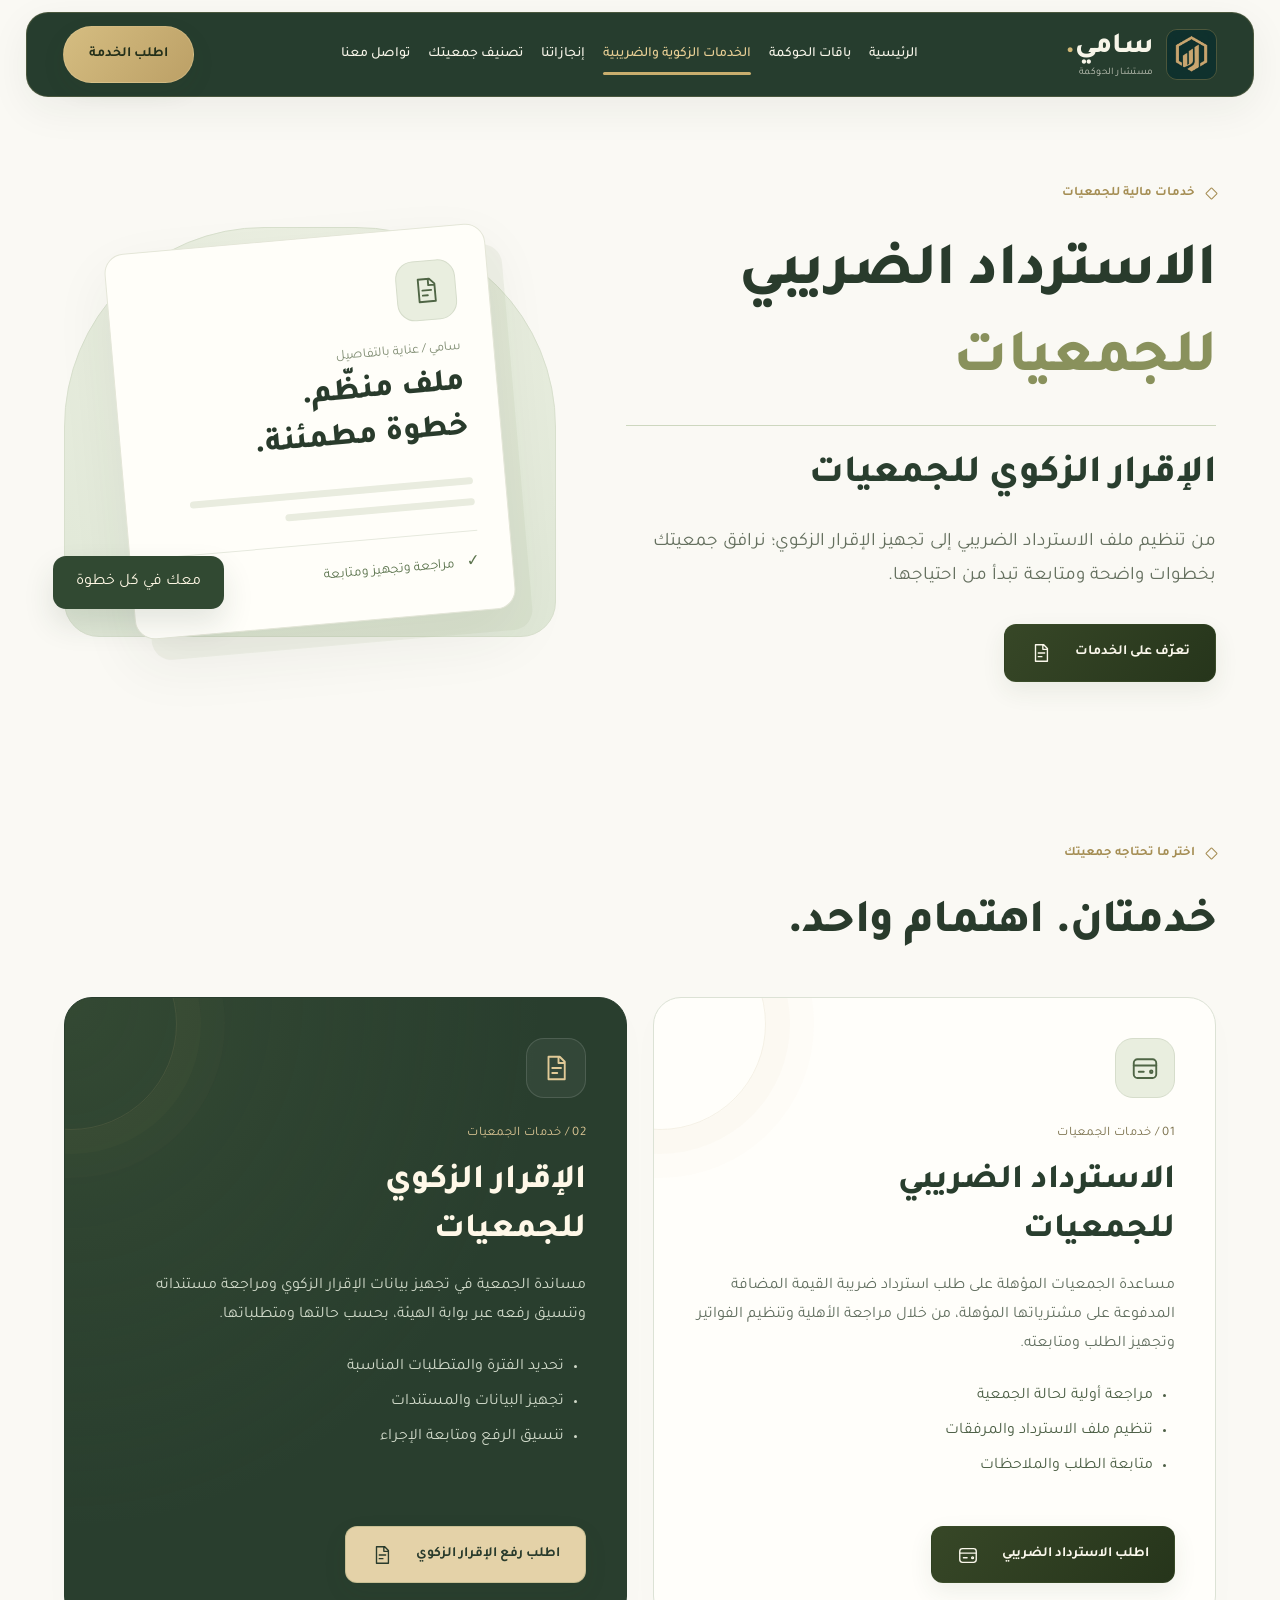
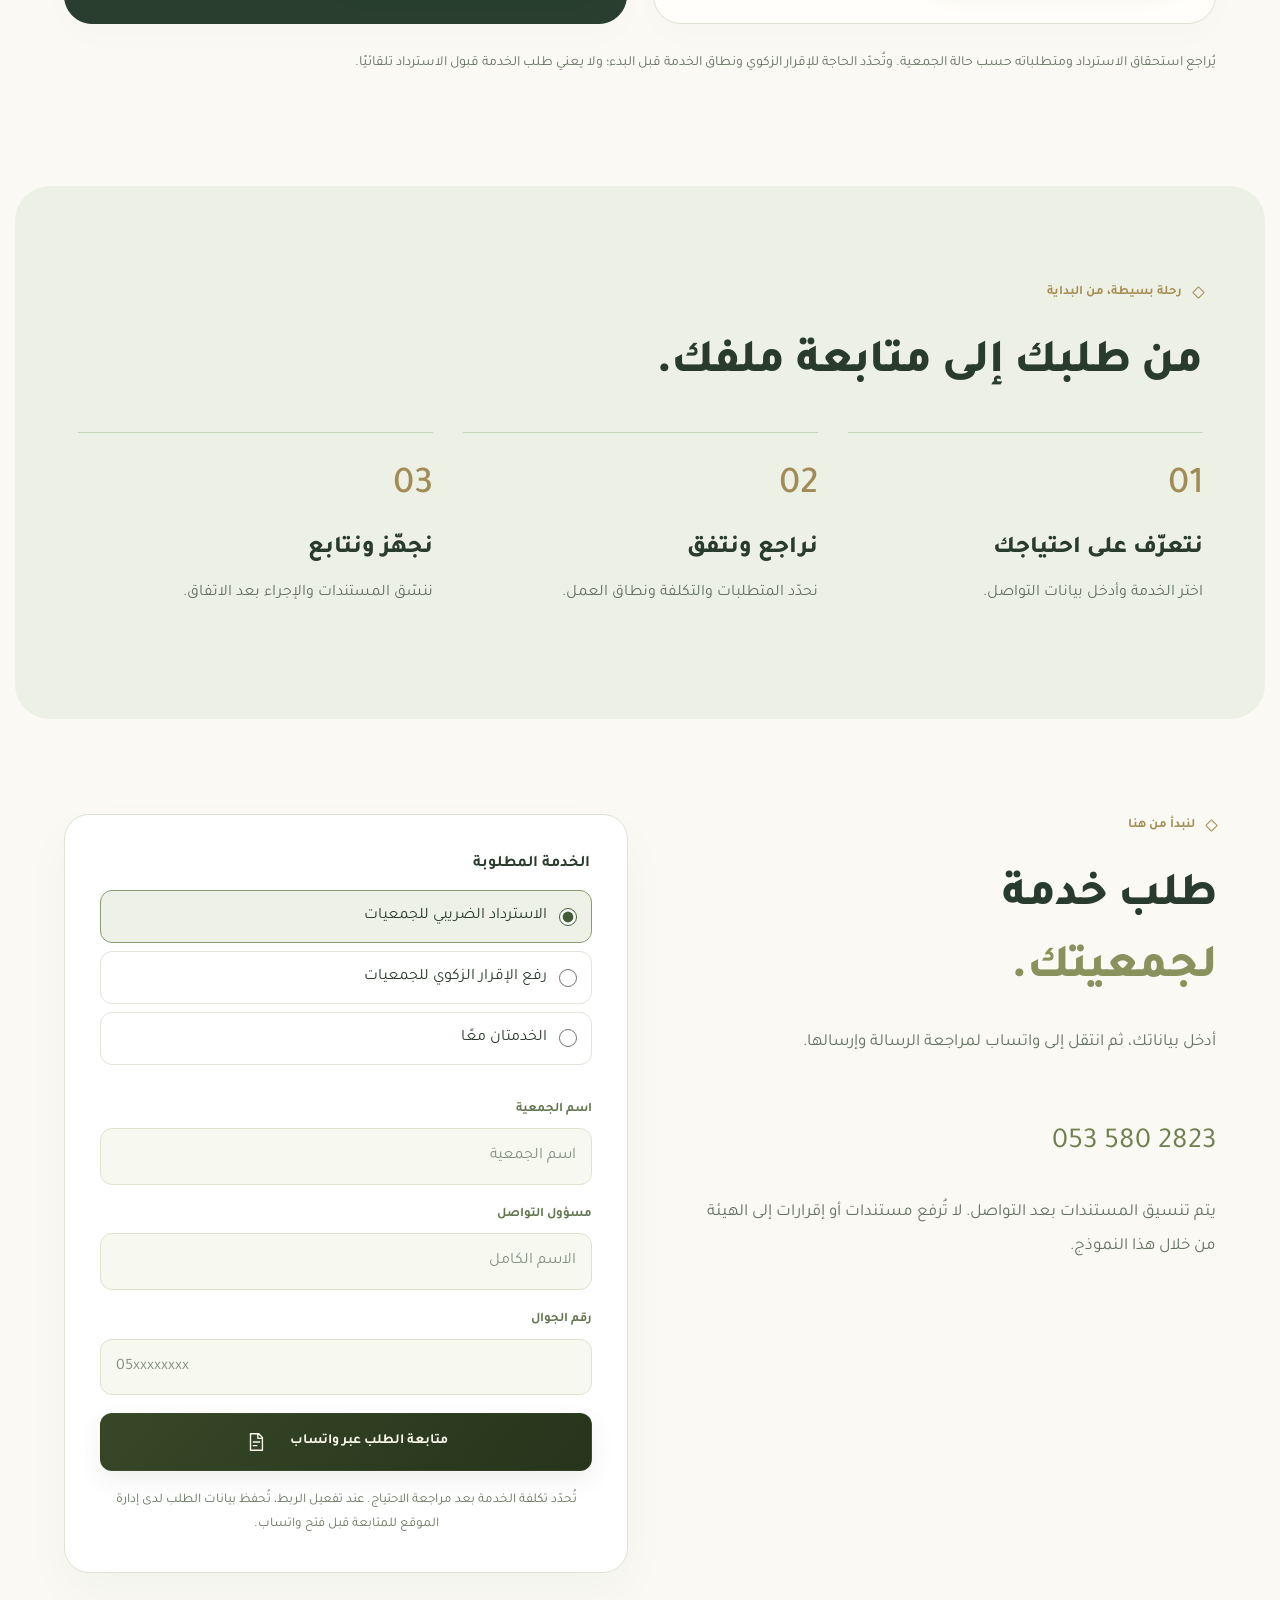
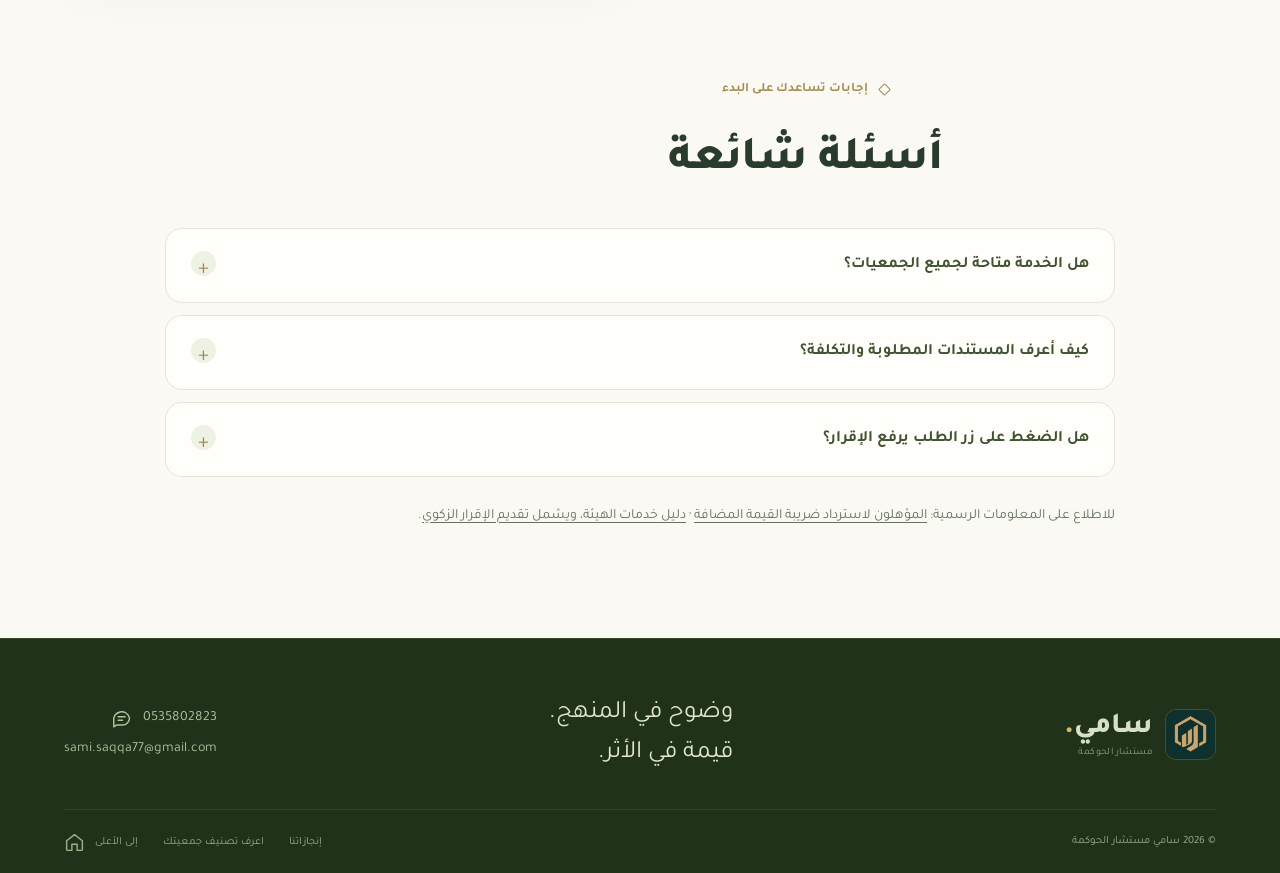
<file: tax-services.html>
<!doctype html><html lang="ar" dir="rtl"><head><meta charset="utf-8"><meta name="viewport" content="width=device-width, initial-scale=1"><meta name="theme-color" content="#28351d"><title>الاسترداد الضريبي للجمعيات ورفع الإقرار الزكوي للجمعيات | سامي</title><meta name="description" content="خدمات الاسترداد الضريبي للجمعيات ورفع الإقرار الزكوي للجمعيات. اطلب الخدمة وتابع تفاصيلها عبر واتساب."><link rel="icon" href="assets/sami-logo.png"><link rel="preconnect" href="https://fonts.googleapis.com"><link rel="preconnect" href="https://fonts.gstatic.com" crossorigin><link href="https://fonts.googleapis.com/css2?family=Tajawal:wght@400;500;600;700;800&display=swap" rel="stylesheet"><link rel="stylesheet" href="assets/studio.css"><link rel="stylesheet" href="assets/olive.css"><link rel="stylesheet" href="assets/finance-design.css"><script src="assets/backend-config.js"></script><script src="assets/backend.js"></script></head><body id="top" data-page="tax"><header class="site-header"><div class="container navigation"><a class="brand" href="index.html" aria-label="سامي — الرئيسية"><img src="assets/sami-logo.png" alt="شعار سامي" width="52" height="52"><span><b>سامي<span class="brand-dot">.</span></b><small>مستشار الحوكمة</small></span></a><nav id="navlinks" class="navlinks" aria-label="القائمة الرئيسية"><a href="index.html">الرئيسية</a><a href="index.html#packages">باقات الحوكمة</a><a href="tax-services.html" aria-current="page">الخدمات الزكوية والضريبية</a><a href="achievements.html" >إنجازاتنا</a><a href="classification.html" >تصنيف جمعيتك</a><a href="index.html#contact">تواصل معنا</a></nav><div class="nav-actions"><a href="#request" class="btn btn-primary btn-small">اطلب الخدمة</a><button class="menu-toggle" id="menuBtn" aria-label="القائمة" aria-expanded="false">☰</button></div></div></header><main><section class="finance-hero container"><div><span class="eyebrow">خدمات مالية للجمعيات</span><h1 class="refund-title">الاسترداد الضريبي<br><em>للجمعيات</em></h1><h2 class="zakat-title">الإقرار الزكوي للجمعيات</h2><p>من تنظيم ملف الاسترداد الضريبي إلى تجهيز الإقرار الزكوي؛ نرافق جمعيتك بخطوات واضحة ومتابعة تبدأ من احتياجها.</p><a href="#services" class="btn btn-primary">تعرّف على الخدمات <svg viewBox="0 0 24 24" fill="none" stroke="currentColor" stroke-width="1.5" stroke-linecap="round" stroke-linejoin="round" aria-hidden="true"><path d="M6 3h9l4 4v14H6zM14 3v5h5M9 12h7M9 16h4"/></svg></a></div><div class="finance-visual" aria-hidden="true"><div class="document-mock"><span class="service-icon"><svg viewBox="0 0 24 24" fill="none" stroke="currentColor" stroke-width="1.5" stroke-linecap="round" stroke-linejoin="round" aria-hidden="true"><path d="M6 3h9l4 4v14H6zM14 3v5h5M9 12h7M9 16h4"/></svg></span><small>سامي / عناية بالتفاصيل</small><h2>ملف منظّم.<br>خطوة مطمئنة.</h2><span class="mock-line"></span><span class="mock-line short"></span><div class="mock-check">✓ <span>مراجعة وتجهيز ومتابعة</span></div></div><span class="visual-seal">معك في كل خطوة</span></div></section><section class="section" id="services"><div class="container"><div class="section-heading"><span class="eyebrow">اختر ما تحتاجه جمعيتك</span><h2>خدمتان. اهتمام واحد.</h2></div><div class="finance-cards"><article class="finance-card"><span class="service-icon"><svg viewBox="0 0 24 24" fill="none" stroke="currentColor" stroke-width="1.5" stroke-linecap="round" stroke-linejoin="round" aria-hidden="true"><rect x="3" y="5" width="18" height="15" rx="3"/><path d="M3 10h18M7 15h4"/><circle cx="17" cy="15" r="1"/></svg></span><span class="service-kicker">01 / خدمات الجمعيات</span><h3>الاسترداد الضريبي<br>للجمعيات</h3><p>مساعدة الجمعيات المؤهلة على طلب استرداد ضريبة القيمة المضافة المدفوعة على مشترياتها المؤهلة، من خلال مراجعة الأهلية وتنظيم الفواتير وتجهيز الطلب ومتابعته.</p><ul><li>مراجعة أولية لحالة الجمعية</li><li>تنظيم ملف الاسترداد والمرفقات</li><li>متابعة الطلب والملاحظات</li></ul><a class="btn btn-primary" href="tax-services.html?service=refund#request">اطلب الاسترداد الضريبي <svg viewBox="0 0 24 24" fill="none" stroke="currentColor" stroke-width="1.5" stroke-linecap="round" stroke-linejoin="round" aria-hidden="true"><rect x="3" y="5" width="18" height="15" rx="3"/><path d="M3 10h18M7 15h4"/><circle cx="17" cy="15" r="1"/></svg></a></article><article class="finance-card finance-card-dark"><span class="service-icon"><svg viewBox="0 0 24 24" fill="none" stroke="currentColor" stroke-width="1.5" stroke-linecap="round" stroke-linejoin="round" aria-hidden="true"><path d="M6 3h9l4 4v14H6zM14 3v5h5M9 12h7M9 16h4"/></svg></span><span class="service-kicker">02 / خدمات الجمعيات</span><h3>الإقرار الزكوي<br>للجمعيات</h3><p>مساندة الجمعية في تجهيز بيانات الإقرار الزكوي ومراجعة مستنداته وتنسيق رفعه عبر بوابة الهيئة، بحسب حالتها ومتطلباتها.</p><ul><li>تحديد الفترة والمتطلبات المناسبة</li><li>تجهيز البيانات والمستندات</li><li>تنسيق الرفع ومتابعة الإجراء</li></ul><a class="btn btn-primary" href="tax-services.html?service=zakat#request">اطلب رفع الإقرار الزكوي <svg viewBox="0 0 24 24" fill="none" stroke="currentColor" stroke-width="1.5" stroke-linecap="round" stroke-linejoin="round" aria-hidden="true"><path d="M6 3h9l4 4v14H6zM14 3v5h5M9 12h7M9 16h4"/></svg></a></article></div><p class="finance-note">يُراجع استحقاق الاسترداد ومتطلباته حسب حالة الجمعية. وتُحدّد الحاجة للإقرار الزكوي ونطاق الخدمة قبل البدء؛ ولا يعني طلب الخدمة قبول الاسترداد تلقائيًا.</p></div></section><section class="finance-process section"><div class="container"><div class="section-heading"><span class="eyebrow">رحلة بسيطة، من البداية</span><h2>من طلبك إلى متابعة ملفك.</h2></div><div class="process-grid"><article><b>01</b><h3>نتعرّف على احتياجك</h3><p>اختر الخدمة وأدخل بيانات التواصل.</p></article><article><b>02</b><h3>نراجع ونتفق</h3><p>نحدّد المتطلبات والتكلفة ونطاق العمل.</p></article><article><b>03</b><h3>نجهّز ونتابع</h3><p>ننسّق المستندات والإجراء بعد الاتفاق.</p></article></div></div></section><section class="section container finance-request" id="request"><div class="section-heading"><span class="eyebrow">لنبدأ من هنا</span><h2>طلب خدمة<br><em>لجمعيتك.</em></h2><p>أدخل بياناتك، ثم انتقل إلى واتساب لمراجعة الرسالة وإرسالها.</p><a class="contact-number" href="tel:0535802823" dir="ltr">053 580 2823</a><p class="finance-note">يتم تنسيق المستندات بعد التواصل. لا تُرفع مستندات أو إقرارات إلى الهيئة من خلال هذا النموذج.</p></div><form id="serviceRequest"><fieldset><legend>الخدمة المطلوبة</legend><label class="service-choice"><input type="radio" name="service" value="refund" checked> الاسترداد الضريبي للجمعيات</label><label class="service-choice"><input type="radio" name="service" value="zakat"> رفع الإقرار الزكوي للجمعيات</label><label class="service-choice"><input type="radio" name="service" value="both"> الخدمتان معًا</label></fieldset><div class="field"><label for="taxOrg">اسم الجمعية</label><input id="taxOrg" name="organization" required maxlength="150" autocomplete="organization" placeholder="اسم الجمعية"></div><div class="field"><label for="taxPerson">مسؤول التواصل</label><input id="taxPerson" name="person" required maxlength="100" autocomplete="name" placeholder="الاسم الكامل"></div><div class="field"><label for="taxPhone">رقم الجوال</label><input id="taxPhone" name="phone" required type="tel" inputmode="tel" autocomplete="tel" dir="ltr" maxlength="20" placeholder="05xxxxxxxx"></div><p id="serviceError" role="alert" hidden></p><button class="btn btn-primary" type="submit">متابعة الطلب عبر واتساب <svg viewBox="0 0 24 24" fill="none" stroke="currentColor" stroke-width="1.5" stroke-linecap="round" stroke-linejoin="round" aria-hidden="true"><path d="M6 3h9l4 4v14H6zM14 3v5h5M9 12h7M9 16h4"/></svg></button><small>تُحدّد تكلفة الخدمة بعد مراجعة الاحتياج. عند تفعيل الربط، تُحفظ بيانات الطلب لدى إدارة الموقع للمتابعة قبل فتح واتساب.</small></form></section><section class="container finance-faq section"><div class="section-heading"><span class="eyebrow">إجابات تساعدك على البدء</span><h2>أسئلة شائعة</h2></div><div class="faq"><details><summary>هل الخدمة متاحة لجميع الجمعيات؟</summary><p>نراجع حالة الجمعية أولًا لتحديد أهلية الاسترداد أو متطلبات الإقرار الزكوي، ثم نتفق على نطاق الخدمة المناسب.</p></details><details><summary>كيف أعرف المستندات المطلوبة والتكلفة؟</summary><p>أرسل بيانات الجمعية والخدمة المطلوبة عبر واتساب، لنحدّد المتطلبات والتكلفة بعد المراجعة الأولية.</p></details><details><summary>هل الضغط على زر الطلب يرفع الإقرار؟</summary><p>لا، الزر يفتح رسالة طلب خدمة في واتساب. يتم تنسيق تجهيز الإقرار ورفعه عبر بوابة الهيئة بعد مراجعة الحالة والاتفاق.</p></details></div><p class="finance-note">للاطلاع على المعلومات الرسمية: <a href="https://zatca.gov.sa/ar/eServices/Pages/eServices-056.aspx" target="_blank" rel="noopener">المؤهلون لاسترداد ضريبة القيمة المضافة</a> · <a href="https://www.zatca.gov.sa/ar/HelpCenter/guidelines/Documents/ZATCA_App_Guideline.pdf" target="_blank" rel="noopener">دليل خدمات الهيئة، ويشمل تقديم الإقرار الزكوي</a>.</p></section></main><footer class="site-footer"><div class="container footer-top"><a class="brand" href="index.html" aria-label="سامي — الرئيسية"><img src="assets/sami-logo.png" alt="شعار سامي" width="52" height="52"><span><b>سامي<span class="brand-dot">.</span></b><small>مستشار الحوكمة</small></span></a><p>وضوح في المنهج.<br>قيمة في الأثر.</p><div><a href="https://wa.me/966535802823"><bdi>0535802823</bdi> <svg class="ui-icon" viewBox="0 0 24 24" fill="none" stroke="currentColor" stroke-width="1.65" stroke-linecap="round" stroke-linejoin="round" aria-hidden="true" focusable="false"><path d="M20 11.5a8 8 0 0 1-8 8H5l-3 2v-6a8 8 0 1 1 18-4Z"/><path d="M7 10h8M7 14h5"/></svg></a><a href="mailto:sami.saqqa77@gmail.com">sami.saqqa77@gmail.com</a></div></div><div class="container footer-bottom"><span>© <span id="year">2026</span> سامي مستشار الحوكمة</span><a href="achievements.html">إنجازاتنا</a><a href="classification.html">اعرف تصنيف جمعيتك</a><a href="#top">إلى الأعلى <svg class="ui-icon" viewBox="0 0 24 24" fill="none" stroke="currentColor" stroke-width="1.65" stroke-linecap="round" stroke-linejoin="round" aria-hidden="true" focusable="false"><path d="m3 10 9-7 9 7v10a1 1 0 0 1-1 1h-5v-7H9v7H4a1 1 0 0 1-1-1Z"/></svg></a></div></footer><script src="assets/tax-services.js" defer></script><script src="assets/studio.js" defer></script><script src="assets/store-backend.js"></script></body></html>
</file>
<file: assets/studio.css>
@import url('https://fonts.googleapis.com/css2?family=Tajawal:wght@400;500;600;700;800&display=swap');
:root{--ink:#172638;--paper:#f4f1e9;--muted:#7c827f;--line:#dcded7;--accent:#c56b4c;--sage:#dce5d7;--navy:#172638;--text:#172638;--green:#172638;--gold:#bfa27d}*{box-sizing:border-box}html{scroll-behavior:smooth;scroll-padding-top:110px}body{margin:0;font-family:'Tajawal',Tahoma,Arial,sans-serif;background:var(--paper);color:var(--ink);line-height:1.8}::selection{background:#c56b4c;color:white}button,input,textarea{font:inherit}button,a{-webkit-tap-highlight-color:transparent}button{cursor:pointer}a{color:inherit;text-decoration:none}img{max-width:100%}button:focus-visible,a:focus-visible,input:focus-visible,summary:focus-visible{outline:3px solid var(--accent);outline-offset:5px}[hidden]{display:none!important}.container{width:min(1280px,90%);margin:auto}.site-header{position:sticky;top:0;z-index:50;background:#f4f1e9ef;backdrop-filter:blur(18px);border-bottom:1px solid var(--line)}.navigation{height:96px;display:flex;align-items:center;justify-content:space-between;gap:25px}.brand{display:inline-flex;align-items:center;gap:12px;line-height:1.3;flex-shrink:0}.brand img{width:51px;height:51px;border-radius:2px}.brand b{font-size:31px;font-weight:800}.brand-dot{color:var(--accent)}.brand small{display:block;font-size:11px;letter-spacing:.4px}.navlinks{display:flex;gap:29px;font-size:14px;font-weight:500}.navlinks a{position:relative;padding:10px 0}.navlinks a:after{content:'';position:absolute;right:0;bottom:2px;height:2px;width:100%;background:var(--accent);transform:scaleX(0);transform-origin:right;transition:transform .25s}.navlinks a:hover:after,.navlinks a[aria-current]:after{transform:scaleX(1)}.nav-actions{display:flex;align-items:center;gap:10px}.cart-btn{border:1px solid var(--ink);background:transparent;padding:10px 17px;font-size:13px;border-radius:3px;color:var(--ink)}.cart-btn span{display:inline-grid;place-items:center;background:var(--ink);color:white;width:23px;height:23px;margin-right:7px;border-radius:50%;font-size:11px}.menu-toggle{display:none}.btn{display:inline-flex;align-items:center;justify-content:space-between;gap:28px;min-height:54px;padding:13px 25px;font-size:14px;font-weight:700;border:1px solid transparent;border-radius:3px;transition:background .25s,transform .25s;position:relative;overflow:hidden}.btn>span{font-family:Arial,sans-serif;font-size:23px;transition:transform .3s}.btn:hover>span{transform:translate(-3px,-3px)}.btn:hover{transform:translateY(-2px)}.btn-primary,.btn-small{background:var(--ink);color:white}.btn-primary:hover,.btn-small:hover{background:#30445a}.btn-small{min-height:44px;padding:8px 17px;font-size:12px}.btn-outline{border-color:#bdc5bb;background:transparent;color:var(--ink)}.btn-outline:hover{background:#e8e9e1}.btn-light{background:var(--paper);color:var(--ink)}.actions{display:flex;gap:12px;flex-wrap:wrap;margin-top:31px}.eyebrow{display:inline-flex;gap:12px;align-items:center;color:var(--accent);font-size:12px;font-weight:700;letter-spacing:.4px}.eyebrow:before{content:'';width:19px;height:1px;background:currentColor}h1,h2,h3,p{margin-top:0}h1,h2,h3{font-weight:700;line-height:1.4}h1{font-size:clamp(46px,6.5vw,88px);letter-spacing:-2px;margin-bottom:25px}h1 em,h2 em{font-style:normal;color:var(--accent)}.section{padding:100px 0}.section-heading{max-width:620px}.section-heading h2{font-size:49px;letter-spacing:-1px;margin:19px 0}.section-heading p{max-width:510px;color:var(--muted);font-size:16px;line-height:2}.section-split{display:flex;justify-content:space-between;align-items:end;gap:35px;margin-bottom:48px}.section-split .btn,.section-split>.text-link{margin-bottom:15px}.section-split>p{font-size:14px;color:var(--muted)}.text-link{font-size:14px;border-bottom:1px solid var(--accent);padding:8px 0}.home-hero{position:relative;overflow:hidden;padding:72px 0 80px}.hero-layout{display:grid;grid-template-columns:1.12fr .88fr;gap:70px;align-items:center}.hero-copy h1{margin-top:25px}.accent-word{color:var(--accent);position:relative}.accent-word:after{content:'';position:absolute;bottom:0;left:0;right:0;height:5px;background:#c56b4c25;transform:rotate(-3deg)}.hero-copy>p{font-size:18px;color:#717b78;max-width:505px;line-height:2}.hero-footnote{display:flex;gap:14px;align-items:center;font-size:12px;color:#7a817a;margin-top:37px}.tiny-line{width:35px;height:1px;background:#abb4a7}.hero-art{background:var(--ink);color:#e4e9dd;min-height:530px;padding:27px 30px;position:relative;overflow:hidden;border-radius:160px 160px 5px 5px;box-shadow:16px 16px 0 #e0e5d9}.art-top{display:flex;justify-content:space-between;font-size:10px;letter-spacing:1px;margin:45px 30px 0;color:#aebbb9}.orbit-art{height:325px;position:relative;display:grid;place-items:center;isolation:isolate}.orbit-ring{position:absolute;border:1px solid #cbd6bd35;border-radius:50%;width:270px;height:270px;transform:rotateX(0) rotate(-30deg)}.ring-one{animation:orbit-turn 45s linear infinite}.ring-one:before{content:'';position:absolute;top:36px;right:35px;width:12px;height:12px;border-radius:50%;background:#c56b4c;box-shadow:0 0 0 7px #c56b4c13}.ring-two{width:205px;height:205px;border-color:#cbd6bd25}.ring-three{width:315px;height:120px;transform:rotate(-35deg);border-color:#cbd6bd30}.orbit-core{width:130px;height:130px;display:flex;flex-direction:column;align-items:center;justify-content:center;border-radius:50%;background:#26394a;border:1px solid #cbd6bd20;box-shadow:0 0 70px #94aa8f15}.orbit-core>span{font-size:40px}.orbit-core small{font-size:8px;letter-spacing:2px;color:#b2c5b3}.orbit-label{position:absolute;font-size:12px;padding:4px 14px;background:#24394a;border:1px solid #b2c5b322;border-radius:50px}.orbit-label-one{top:40px;right:40px}.orbit-label-two{bottom:60px;right:15px}.orbit-label-three{top:140px;left:5px}.art-bottom{display:flex;align-items:center;justify-content:space-between;padding-top:17px;border-top:1px solid #ffffff17;font-size:13px;color:#a6b6b2}.art-bottom b{color:#e4e9dd;font-size:18px}.art-arrow{font-size:43px;font-family:Arial;color:#bdcaaa}.principles-bar{border-top:1px solid var(--line);border-bottom:1px solid var(--line)}.principles-bar .container{display:flex;justify-content:space-between;gap:20px;align-items:center;padding:24px 0;font-size:13px;color:#707c75}.principles-bar i{width:5px;height:5px;border-radius:50%;background:var(--accent)}.products{display:grid;grid-template-columns:repeat(6,minmax(0,1fr));gap:20px}.product{grid-column:span 2;border:1px solid #d6ddd3;background:#fafaf5;padding:29px;border-radius:4px;display:flex;flex-direction:column;position:relative;transition:transform .3s,box-shadow .3s;scroll-margin-top:120px}.product:nth-child(4){grid-column:2/span 2}.product:nth-child(5){grid-column:4/span 2}.product:hover{transform:translateY(-6px);box-shadow:0 20px 40px #1726380c}.product:target{outline:2px solid var(--accent);outline-offset:4px}.tag{font-size:11px;color:#7c8778}.product h3{font-size:24px;margin:20px 0 15px}.price{font-size:36px;font-weight:700;line-height:1.5}.price small{font-size:11px;font-weight:400;color:#7c8778}.product p{font-size:14px;line-height:1.9;margin-top:12px!important}.features{list-style:none;padding:19px 0 0;margin:0 0 26px;border-top:1px solid var(--line);flex:1;font-size:13px}.features li{padding:8px 0}.features li:before{content:'✓';margin-left:9px;color:var(--accent)}.product .btn{width:100%;justify-content:center}.note{font-size:10px;color:#7c8778;text-align:center;margin-top:12px}.product.featured{background:var(--sage);border-color:#c5d1be}.product.featured:before{content:'';height:4px;background:#5b755c;position:absolute;top:-1px;left:-1px;right:-1px}.subnote{text-align:center;font-size:12px;color:#7c8778;margin-top:22px}.method-section{background:var(--ink);color:#e4e9dd;padding:90px 0}.method-layout{display:grid;grid-template-columns:1fr 1fr;gap:90px}.method-section .eyebrow{color:#c4b18c}.method-section .section-heading p{color:#a9b6b4}.method-list article{display:flex;gap:30px;padding:25px 0;border-bottom:1px solid #ffffff1b}.method-list article:first-child{padding-top:0}.method-list article>span{font-family:Georgia,serif;font-size:28px;color:#b8c7ac}.method-list h3{font-size:25px;margin-bottom:10px}.method-list p{color:#a9b6b4;font-size:14px;margin-bottom:0}.selected-grid{display:grid;grid-template-columns:repeat(3,minmax(0,1fr));gap:28px}.work-card{min-width:0;scroll-margin-top:130px}.work-card:target{outline:2px solid var(--accent);outline-offset:10px}.work-image{display:block;background:#e6e9df;position:relative;padding:22px;border-radius:4px;overflow:hidden;transition:background .3s}.work-image img{display:block;width:100%;height:auto;transition:transform .55s cubic-bezier(.2,.65,.3,1);box-shadow:0 10px 25px #1726380b}.work-image:hover{background:#dce3d4}.work-image:hover img{transform:scale(1.025)}.image-expand{display:grid;place-items:center;position:absolute;left:16px;bottom:16px;width:40px;height:40px;background:#172638e8;color:white;border-radius:50%;font-family:Arial;font-size:22px;transition:transform .3s}.work-image:hover .image-expand{transform:rotate(-10deg)}.work-meta{display:flex;justify-content:space-between;align-items:center;gap:15px;padding:18px 0 7px}.work-meta>span{font-size:11px;color:#7c8778}.work-meta b{font-family:Georgia,serif;font-size:24px;font-weight:400;color:var(--accent)}.work-card h3{font-size:19px;line-height:1.6;margin:0}.selected-grid .work-image{height:390px}.selected-grid .work-image img{width:100%;height:100%;object-fit:contain;box-shadow:none}.center-action{display:flex;justify-content:center;margin-top:35px}.journey-section{background:#e7eadd}.journey-grid{display:grid;grid-template-columns:repeat(4,1fr);gap:30px;margin-top:45px}.journey-grid article{border-top:1px solid #b6c2ae;padding-top:23px}.journey-grid article>span{font-family:Georgia;font-size:42px;color:#9aa990}.journey-grid h3{font-size:22px;margin:20px 0 12px}.journey-grid p{font-size:14px;color:#6d7b70}.faq-layout{display:grid;grid-template-columns:.75fr 1.25fr;gap:80px}details{border-bottom:1px solid var(--line);padding:23px 0}details:first-child{border-top:1px solid var(--line)}summary{font-size:17px;font-weight:700;cursor:pointer;list-style:none;display:flex;gap:20px;justify-content:space-between}summary::-webkit-details-marker{display:none}summary:after{content:'+';font-size:25px;font-weight:400;color:var(--accent)}details[open] summary:after{content:'−'}details p{font-size:14px;color:#737e75;line-height:2;margin:17px 0 0}.contact-section{background:#dce5d7}.contact-layout{display:grid;grid-template-columns:1fr 1fr;gap:100px}.contact-layout h2{font-size:62px;margin:24px 0}.contact-layout>div>p{color:#6d7b70}.contact-number{font-family:Georgia,serif;font-size:30px;display:block;margin-top:40px}.contact-layout form{display:grid;gap:17px}.field{display:grid;gap:7px}.field label{font-size:13px;font-weight:700}input,textarea{border:1px solid #b9c8b1;background:#ffffff50;border-radius:3px;padding:13px 16px;color:var(--ink);width:100%;outline:none}input:focus,textarea:focus{border-color:var(--accent)}textarea{resize:vertical}input::placeholder,textarea::placeholder{color:#84917c}.contact-layout form small{font-size:11px;color:#6d7b70}.site-footer{background:#eef0e7;padding:50px 0 20px}.footer-top{display:flex;justify-content:space-between;align-items:center;gap:30px;padding-bottom:35px}.footer-top>p{font-size:25px;line-height:1.6;margin:0}.footer-top>div{display:grid;gap:6px;font-size:14px}.footer-bottom{border-top:1px solid #d5ddce;display:flex;gap:25px;padding-top:22px;font-size:11px;color:#7b8775}.footer-bottom>span{margin-left:auto}.cart-panel{position:fixed;inset:0;z-index:100;pointer-events:none}.cart-panel.open{pointer-events:auto}.backdrop{position:absolute;inset:0;background:#111f2d99;opacity:0;transition:.25s}.cart-panel.open .backdrop{opacity:1}.drawer{position:absolute;top:0;left:0;width:min(470px,94%);height:100%;background:var(--paper);transform:translateX(-100%);transition:transform .3s;display:flex;flex-direction:column}.cart-panel.open .drawer{transform:none}.drawer-head{display:flex;justify-content:space-between;align-items:center;padding:24px;border-bottom:1px solid var(--line)}.icon-btn{border:1px solid #cbd3c4;background:transparent;color:var(--ink);width:38px;height:38px;border-radius:50%}.cart-items{padding:20px;overflow:auto;flex:1;display:flex;flex-direction:column;gap:13px}.cart-item{display:grid;grid-template-columns:1fr auto;gap:10px;padding:17px;border:1px solid var(--line);background:#fff8}.cart-item h4{margin:0;font-size:15px}.cart-item p{font-size:12px;margin:5px 0;color:var(--muted)}.qty{display:flex;gap:8px;align-items:center}.qty button{border:1px solid var(--line);background:none;width:29px;height:30px}.remove{background:none;border:0;color:var(--accent);padding:0;font-size:12px}.drawer-foot{padding:22px;border-top:1px solid var(--line)}.total{display:flex;justify-content:space-between;font-size:22px;font-weight:700;margin-bottom:15px}.checkout{position:fixed;inset:0;background:#111f2db8;z-index:110;display:none;place-items:center;padding:18px;backdrop-filter:blur(5px)}.checkout.open{display:grid}.modal{width:min(680px,100%);max-height:90dvh;overflow:auto;background:var(--paper);padding:30px;border-radius:7px}.modal-head{display:flex;justify-content:space-between;gap:15px;align-items:center;margin-bottom:25px}.modal-head h3{font-size:24px;margin:0}.checkout-grid{display:grid;grid-template-columns:1fr 1fr;gap:16px}.summary{padding:15px;background:#e3e9da;margin-top:20px}.summary-row{display:flex;justify-content:space-between;gap:15px;padding:6px 0;font-size:14px}.toast{position:fixed;bottom:22px;right:22px;max-width:calc(100% - 44px);padding:13px 21px;background:var(--ink);color:white;font-size:13px;z-index:200;opacity:0;transform:translateY(15px);transition:.25s;pointer-events:none}.toast.show{opacity:1;transform:none}
/* Gallery: editorial cover and a full-image masonry collection. */
.gallery-hero{padding:65px 0 0}.gallery-heading{display:flex;justify-content:space-between;align-items:end;gap:60px;margin-bottom:45px}.gallery-heading h1{font-size:76px;line-height:1.3;margin:23px 0 0}.gallery-intro{max-width:320px}.gallery-intro p{font-size:15px;color:#7b8479;margin:12px 0 0}.large-number{font-family:Georgia,serif;font-size:85px;line-height:1}.large-number>span{font-family:Tajawal;font-size:12px;color:#7b8479}.featured-work{background:var(--ink);color:#e6eada;display:grid;grid-template-columns:1fr 1fr;position:relative;min-height:550px;overflow:hidden}.featured-copy{padding:48px 55px;align-self:center}.featured-copy .eyebrow{color:#bdb18c}.featured-copy h2{font-size:35px;line-height:1.6;margin:20px 0}.featured-score{font-family:Georgia,serif;font-size:100px;line-height:1;direction:ltr;text-align:right;color:#d5dfbd}.featured-score>span{font-size:44px}.featured-copy>p{font-size:13px;color:#acb9ae;margin:20px 0 26px}.featured-photo{display:flex;align-items:center;justify-content:center;padding:30px;background:#c9d4bc;position:relative;overflow:hidden}.featured-photo img{max-height:490px;width:auto;max-width:100%;object-fit:contain;box-shadow:0 20px 40px #1726381a;transform:rotate(-3deg);transition:transform .6s}.featured-photo:hover img{transform:rotate(0) scale(1.015)}.featured-stamp{position:absolute;right:18px;top:24px;font-size:8px;writing-mode:vertical-rl;letter-spacing:3px;color:#839784}.gallery-toolbar{display:flex;justify-content:space-between;align-items:center;gap:20px;margin-bottom:42px;padding-bottom:22px;border-bottom:1px solid var(--line)}.filter-tabs{display:flex;gap:8px}.filter-tabs button{background:none;border:1px solid transparent;padding:9px 19px;border-radius:3px;color:#697765;font-size:14px}.filter-tabs button.active{background:var(--ink);color:white}.filter-tabs button:hover{border-color:var(--ink)}#galleryCount{font-size:13px;color:#7b8775}.gallery-grid{columns:3;column-gap:30px}.gallery-grid .work-card{break-inside:avoid;margin-bottom:42px;display:inline-block;width:100%}.gallery-grid .work-image{padding:18px}.gallery-grid .work-card.filter-enter{animation:filter-in .4s ease both}.gallery-outro{text-align:center;border-top:1px solid var(--line);padding:80px 0 0;margin-top:30px}.gallery-outro h2{font-size:48px;margin:20px 0 30px}.image-viewer{border:0;background:var(--paper);width:min(1200px,95vw);max-height:96dvh;padding:20px;color:var(--ink);border-radius:7px}.image-viewer::backdrop{background:#0b1725ed;backdrop-filter:blur(8px)}.image-viewer[open]{animation:viewer-in .25s ease}.viewer-toolbar{display:flex;justify-content:space-between;align-items:center;gap:15px;padding-bottom:12px}.viewer-toolbar h2{font-size:16px;margin:0}.viewer-stage{display:grid;place-items:center;background:#e5e8de;min-height:150px;padding:12px}.viewer-stage img{max-height:70dvh;max-width:100%;object-fit:contain;display:block}.viewer-controls{display:flex;gap:15px;justify-content:space-between;align-items:center;margin-top:13px}.viewer-controls .btn{min-height:42px;font-size:12px;padding:8px 18px}.viewer-controls>a,.viewer-controls>span{font-size:12px}
/* Classifier: input workspace and a distinct result panel. */
.classify-hero{padding:65px 0 38px}.classify-hero h1{font-size:67px;margin:22px 0}.classify-hero p{color:#74806e;font-size:16px}.calculator-section{padding-bottom:20px}.calculator-layout{display:grid;grid-template-columns:1fr 1fr;min-height:555px;border:1px solid #d7ded0}.calculator-form{padding:45px;background:#fafbf5}.calculator-form h2{font-size:35px;margin:23px 0 35px}.calculator-form label{font-size:14px;font-weight:700}.revenue-field{display:flex;align-items:center;border-bottom:2px solid #b9c6b0;margin:12px 0}.revenue-field:focus-within{border-color:var(--accent)}.revenue-field input{border:0;background:none;min-width:0;direction:ltr;text-align:right;padding:15px 0;font-size:43px;outline:none;font-weight:500}.revenue-field span{white-space:nowrap;font-size:12px;color:#788970;padding-right:15px}.helper{font-size:12px;color:#7c8c73;margin-top:15px}.error{color:#ac3e2c;min-height:26px;font-size:13px;margin:10px 0}.calculator-form .btn{width:100%}.calculator-note{display:flex;gap:18px;align-items:start;border-top:1px solid var(--line);padding-top:22px;margin-top:30px}.calculator-note>span{font-size:30px;color:#99a68d}.calculator-note p{font-size:12px;color:#7a8872;margin:0}.result-panel{background:var(--ink);color:#e2e9d7;padding:30px 40px;position:relative;display:flex;flex-direction:column;overflow:hidden}.result-panel-top{display:flex;justify-content:space-between;font-size:11px;color:#a0b3a0;border-bottom:1px solid #ffffff18;padding-bottom:18px}.result-empty{flex:1;text-align:center;padding:25px 0}.stairs-art{height:90px;display:flex;align-items:end;gap:9px;justify-content:center;margin:10px 0 30px;direction:ltr}.stairs-art i{width:24px;background:#5b7067;height:20px;transform-origin:bottom;animation:stair-rise 1s ease both}.stairs-art i:nth-child(2){height:35px;background:#718575;animation-delay:.08s}.stairs-art i:nth-child(3){height:50px;background:#8da087;animation-delay:.16s}.stairs-art i:nth-child(4){height:65px;background:#a9b998;animation-delay:.24s}.stairs-art i:nth-child(5){height:80px;background:#cbd5b6;animation-delay:.32s}.result-empty h2{font-size:36px;margin-bottom:15px}.result-empty p{font-size:13px;color:#a0b3a0}.tier-track{display:grid;grid-template-columns:repeat(5,1fr);gap:7px;margin-top:auto;padding-top:20px}.tier-track>span{border-top:3px solid #ffffff18;padding-top:12px;text-align:center;transition:border-color .4s}.tier-track b{display:block;font-family:Georgia,serif;font-size:16px;font-weight:400;color:#708575}.tier-track small{font-size:9px;color:#809484;white-space:nowrap}.tier-track>span.active{border-color:#d0d8b4}.tier-track>span.active b,.tier-track>span.active small{color:#e3e9d7}.result{position:relative;flex:1;padding:30px 0;animation:result-in .5s ease both}.result .eyebrow{color:#c0ceaa;margin-bottom:17px}.result h2{font-size:34px;max-width:330px;margin-bottom:12px;position:relative}.result>p{font-size:14px;color:#a8b99f;position:relative}.result-number{position:absolute;left:0;top:5px;font-family:Georgia,serif;font-size:145px;line-height:1;color:#ffffff05;pointer-events:none}.result-price{display:flex;justify-content:space-between;align-items:center;gap:20px;border-top:1px solid #ffffff19;padding:18px 0;margin-top:25px}.result-price>span{font-size:12px;color:#a8b99f}.result-price b{font-size:25px}.result .btn{width:100%;justify-content:center}.tier-list{list-style:none;margin:0;padding:0}.tier-list li{display:grid;grid-template-columns:80px 1fr 1.5fr 35px;gap:25px;align-items:center;padding:25px 20px;border-top:1px solid #d7ded0;transition:background .35s}.tier-list li:last-child{border-bottom:1px solid #d7ded0}.tier-index{font-family:Georgia;font-size:25px;color:#a4ae97}.tier-list strong{font-size:21px}.tier-list li>span:nth-child(3){font-size:14px;color:#7d8a74}.tier-check{font-family:Arial;font-size:22px;color:#8a9e7c}.tier-list .selected{background:#dde8cf;box-shadow:inset -3px 0 #687f53}.classify-help{display:flex;justify-content:space-between;align-items:center;margin-top:35px}.classify-help p{color:#74806e;margin:0}.scroll-progress{position:fixed;top:0;right:0;height:3px;width:100%;background:var(--accent);transform-origin:right;transform:scaleX(0);z-index:200;pointer-events:none}.back-top{position:fixed;bottom:22px;left:22px;z-index:60;width:42px;height:42px;background:var(--ink);color:white;border:1px solid #ffffff30;border-radius:50%;opacity:0;visibility:hidden;transition:.2s}.back-top.shown{opacity:1;visibility:visible}.reveal-pending{opacity:0;transform:translateY(20px);transition:opacity .7s ease,transform .7s cubic-bezier(.2,.65,.3,1);transition-delay:var(--delay,0ms)}.reveal-pending.is-visible{opacity:1;transform:none}@keyframes orbit-turn{to{transform:rotate(330deg)}}@keyframes stair-rise{from{transform:scaleY(.2);opacity:0}to{transform:scaleY(1);opacity:1}}@keyframes result-in{from{opacity:0;transform:translateY(12px)}to{opacity:1;transform:none}}@keyframes filter-in{from{opacity:.2;transform:translateY(10px)}to{opacity:1;transform:none}}@keyframes viewer-in{from{opacity:0;transform:translateY(15px) scale(.98)}to{opacity:1;transform:none}}
@media(max-width:1100px){.navlinks{gap:17px;font-size:13px}.hero-layout{gap:40px}.hero-art{padding:24px;min-height:480px}.orbit-art{height:290px}.orbit-ring{width:230px;height:230px}.ring-two{width:180px;height:180px}.ring-three{width:270px;height:110px}.hero-copy h1{font-size:68px}.hero-copy .btn{gap:14px;padding:12px 18px}.method-layout,.contact-layout{gap:50px}.calculator-form{padding:32px}.result-panel{padding:27px}.gallery-grid{column-gap:22px}.featured-copy{padding:40px}.gallery-heading h1{font-size:65px}}
@media(max-width:850px){.navigation{height:80px}.navlinks{display:none;position:absolute;top:80px;right:0;left:0;background:var(--paper);border-bottom:1px solid var(--line);padding:20px 5%}.navlinks.open{display:flex;flex-direction:column;gap:10px}.menu-toggle{display:block;border:1px solid var(--line);background:none;width:39px;height:39px;color:var(--ink)}.hero-layout{grid-template-columns:1fr 1fr;gap:30px}.hero-copy h1{font-size:56px}.hero-copy>p{font-size:16px}.hero-art{min-height:440px;padding:20px}.art-top{margin:40px 5px 0}.orbit-art{height:260px}.orbit-ring{width:205px;height:205px}.ring-two{width:160px;height:160px}.ring-three{width:225px;height:95px}.orbit-core{width:100px;height:100px}.orbit-core>span{font-size:32px}.orbit-label-one{right:5px}.orbit-label-two{right:0}.orbit-label-three{left:0}.products{grid-template-columns:repeat(2,minmax(0,1fr))}.product,.product:nth-child(4),.product:nth-child(5){grid-column:auto}.product:last-child{grid-column:1/-1}.method-layout{gap:40px}.section-heading h2{font-size:39px}.selected-grid{gap:17px}.selected-grid .work-image{height:300px;padding:12px}.work-card h3{font-size:16px}.work-meta{flex-wrap:wrap;gap:5px}.journey-grid{grid-template-columns:repeat(2,1fr)}.faq-layout{gap:35px}.contact-layout h2{font-size:49px}.gallery-grid{columns:2}.gallery-heading h1{font-size:57px}.featured-copy h2{font-size:30px}.featured-score{font-size:80px}.featured-work{min-height:480px}.featured-photo{padding:24px}.featured-photo img{max-height:410px}.calculator-layout{grid-template-columns:1fr 1fr}.tier-track small{font-size:8px}.result h2{font-size:28px}.result-empty h2{font-size:30px}.tier-list li{grid-template-columns:45px 1fr 1.2fr 20px;gap:15px}.tier-list strong{font-size:18px}.tier-list li>span:nth-child(3){font-size:12px}}
@media(max-width:620px){.container{width:90%}.navigation{gap:12px}.brand img{width:43px;height:43px}.brand b{font-size:27px}.brand small{font-size:10px}.cart-btn{padding:8px 10px;font-size:11px}.nav-actions .btn-small{padding:8px 12px;gap:12px}.home-hero{padding:40px 0 55px}.hero-layout{grid-template-columns:1fr;gap:40px}.hero-copy h1{font-size:62px;letter-spacing:-1.5px}.hero-copy>p{font-size:16px;max-width:100%}.hero-art{min-height:460px;max-width:420px;width:100%;margin:auto;border-radius:150px 150px 4px 4px;box-shadow:9px 9px 0 #e0e5d9}.orbit-art{height:285px}.orbit-ring{width:240px;height:240px}.ring-two{width:180px;height:180px}.ring-three{width:270px;height:110px}.orbit-label-one{right:40px}.orbit-label-two{right:20px}.orbit-label-three{left:20px}.hero-footnote{margin-top:25px}.principles-bar .container{display:grid;grid-template-columns:1fr 1fr;gap:15px;text-align:center;font-size:11px;padding:22px 0}.principles-bar i{display:none}.section{padding:60px 0}.section-heading h2{font-size:36px;letter-spacing:-.5px}.section-heading p{font-size:15px}.section-split{display:block;margin-bottom:30px}.section-split>.btn{margin-top:13px}.section-split>.text-link{display:inline-block}.products{grid-template-columns:1fr}.product,.product:last-child{grid-column:auto}.product{padding:27px}.method-section{padding:60px 0}.method-layout{grid-template-columns:1fr;gap:35px}.method-list article{gap:22px}.method-list h3{font-size:23px}.selected-grid{grid-template-columns:1fr;gap:30px}.selected-grid .work-image{height:430px;padding:20px}.work-card h3{font-size:20px}.work-meta{flex-wrap:nowrap}.journey-grid{gap:25px 20px}.journey-grid h3{font-size:20px}.journey-grid p{font-size:13px}.faq-layout,.contact-layout{grid-template-columns:1fr;gap:30px}.contact-layout h2{font-size:48px}.contact-number{font-size:26px;margin-top:25px}.footer-top{align-items:start;flex-wrap:wrap;gap:25px}.footer-top>p{font-size:22px}.footer-top>div{width:100%;font-size:14px}.footer-bottom{flex-wrap:wrap;gap:15px;font-size:10px}.footer-bottom>span{width:100%;margin:0}.gallery-hero{padding-top:40px}.gallery-heading{display:block;margin-bottom:30px}.gallery-heading h1{font-size:56px}.gallery-intro{display:flex;gap:25px;align-items:center;max-width:100%;margin-top:28px}.large-number{font-size:60px;white-space:nowrap}.large-number>span{display:block;font-size:10px;margin-top:8px}.gallery-intro p{font-size:13px;margin:0}.featured-work{grid-template-columns:1fr;min-height:0}.featured-copy{padding:35px}.featured-copy h2{font-size:29px;margin:17px 0}.featured-score{font-size:78px}.featured-photo{padding:25px;height:430px}.featured-photo img{max-height:380px}.featured-stamp{right:12px}.gallery-toolbar{gap:10px;align-items:start;flex-direction:column}.filter-tabs{width:100%;gap:5px}.filter-tabs button{padding:9px 13px;font-size:13px}.gallery-grid{columns:1}.gallery-grid .work-card{margin-bottom:32px}.gallery-grid .work-image{padding:20px}.gallery-outro{padding-top:50px;margin-top:15px}.gallery-outro h2{font-size:34px}.image-viewer{padding:13px}.viewer-toolbar h2{font-size:12px}.viewer-controls{gap:10px;flex-wrap:wrap}.viewer-controls>a{order:4;width:100%;text-align:center}.viewer-controls .btn{padding:7px 14px}.viewer-stage img{max-height:61dvh}.classify-hero{padding:40px 0 22px}.classify-hero h1{font-size:52px}.classify-hero p{font-size:15px}.calculator-layout{grid-template-columns:1fr}.calculator-form{padding:28px 23px}.calculator-form h2{font-size:30px;margin:20px 0 28px}.revenue-field input{font-size:36px}.result-panel{padding:25px 23px;min-height:470px}.result-empty h2{font-size:34px}.result h2{font-size:31px}.tier-track small{font-size:9px}.tier-list li{grid-template-columns:34px 1fr 20px;gap:10px;padding:20px 10px}.tier-list strong{font-size:19px}.tier-list li>span:nth-child(3){grid-column:2;grid-row:2;font-size:12px}.tier-check{grid-column:3;grid-row:1/3}.tier-index{grid-row:1/3;font-size:22px}.classify-help{gap:20px;align-items:start;flex-direction:column}.checkout-grid{grid-template-columns:1fr}.modal{padding:23px}.modal-head h3{font-size:21px}.modal .actions .btn{width:100%}.summary-row{font-size:12px}.back-top{bottom:15px;left:15px}}
@media(max-width:360px){.hero-copy h1{font-size:52px}.hero-copy .btn{width:100%}.orbit-label-one{right:15px}.orbit-label-two{right:0}.orbit-label-three{left:0}.orbit-ring{width:215px;height:215px}.ring-two{width:170px;height:170px}.ring-three{width:240px;height:100px}.classify-hero h1,.gallery-heading h1{font-size:46px}}
@media(prefers-reduced-motion:reduce){*,*:before,*:after{animation:none!important;transition:none!important;scroll-behavior:auto!important}.reveal-pending{opacity:1!important;transform:none!important}}

/* Final detail pass: quiet surfaces, consistent line icons. */
.ui-icon{width:21px;height:21px;display:inline-block;vertical-align:middle;flex-shrink:0;pointer-events:none}
.btn>span{display:inline-flex;align-items:center;font-size:inherit}.btn:hover>span{transform:none}.btn .ui-icon{transition:opacity .25s,transform .25s}.btn:hover .ui-icon{opacity:.8;transform:scale(1.06)}
.text-link,.contact-number,.footer-top>div>a,.footer-bottom>a,#originalImage{display:inline-flex;align-items:center;gap:10px}.contact-number .ui-icon{width:25px;height:25px}.art-arrow{display:grid;place-items:center;width:49px;height:49px;border-radius:14px;background:#ffffff08;border:1px solid #cbd6bd25}.art-arrow .ui-icon{width:29px;height:29px}.tier-check .ui-icon{width:22px;height:22px}.calculator-note>span{display:inline-flex;padding-top:3px}.image-expand .ui-icon{width:20px;height:20px}.image-expand{background:#172638db;backdrop-filter:blur(8px);box-shadow:0 4px 15px #17263817}.work-image:hover .image-expand{transform:scale(1.06)}.back-top{display:grid;place-items:center}.back-top .ui-icon{width:19px;height:19px}
.btn,.cart-btn{border-radius:10px}.product{border-radius:17px;background:linear-gradient(150deg,#ffffffbd,#fafaf5);box-shadow:0 5px 24px #17263804}.product.featured{background:linear-gradient(145deg,#e5eddc,#dce5d7)}.product.featured:before{left:15px;right:15px;border-radius:0 0 5px 5px}.work-image{border-radius:17px}.work-image img{border-radius:6px}.work-meta{padding-top:20px}.featured-work{border-radius:22px}.calculator-layout{border-radius:22px;overflow:hidden;box-shadow:0 15px 45px #17263807}.result-panel-top{padding-bottom:21px}.filter-tabs{padding:5px;background:#e8eade;border-radius:13px;width:fit-content}.filter-tabs button{border-radius:9px}.modal,.image-viewer{border-radius:18px}.navlinks a[aria-current]:after{height:3px;border-radius:3px}.site-header{box-shadow:0 4px 20px #17263803}.journey-grid article{border-top-color:#b8c6ae}.tier-list li.selected{border-radius:10px}.hero-art{box-shadow:12px 12px 0 #e0e5d9,0 25px 55px #1726380c}
@media(max-width:620px){.featured-work,.calculator-layout{border-radius:17px}.filter-tabs button{padding:8px 11px}.btn{gap:20px}.hero-art{box-shadow:7px 7px 0 #e0e5d9}.work-meta{padding-top:16px}}
</file>
<file: assets/olive.css>
/* Sami — olive, champagne and warm white */
:root{--ink:#28351d;--paper:#faf9f5;--muted:#858a79;--line:#e2e5d8;--accent:#b49a5c;--sage:#eff2e5;--navy:#28351d;--text:#28351d;--green:#28351d;--gold:#b49a5c}
body{background:var(--paper);color:var(--ink)}.container{width:min(1260px,90%)}.site-header{position:sticky;top:12px;margin:12px auto 0;width:min(1420px,96%);border:1px solid #cfbd7835;background:#233019f5;color:#f7f5e9;border-radius:25px;box-shadow:0 13px 35px #25301720;backdrop-filter:blur(22px)}.navigation{height:83px;width:94%;gap:25px}.brand img{border-radius:11px;border:1px solid #c0a56540}.brand b{font-size:29px}.brand-dot{color:#d2b877}.brand small{font-size:10px;color:inherit;opacity:.75}.navlinks{gap:26px;font-size:14px}.navlinks a:after{background:#c9ae6e}.navlinks a[aria-current]{color:#e0c98d}.cart-btn{border:1px solid #c6ac6950;background:linear-gradient(130deg,#d5bd81,#bca066);color:#24301a;border-radius:100px;padding:10px 18px;font-weight:700;box-shadow:0 4px 15px #cbb47617}.cart-btn span{background:#2b391e;color:#f5eddb}.nav-actions .btn-small{background:linear-gradient(130deg,#d5bd81,#bca066);color:#24301a;border:1px solid #e6d3a14d;border-radius:100px}.btn{border-radius:19px;padding:15px 25px;min-height:55px;font-size:14px;gap:23px;transition:transform .3s,box-shadow .3s,background .3s}.btn-primary{background:linear-gradient(130deg,#374727,#26351b);color:#faf7eb;box-shadow:0 9px 24px #35452215;border:1px solid #536d3630}.btn-primary:hover{background:#354727;box-shadow:0 13px 30px #35452225;transform:translateY(-3px)}.btn-outline{background:#fff6;border:1px solid #b4bda1;color:#3e4c2e}.btn-outline:hover{background:#eff2e6}.btn-light{background:linear-gradient(135deg,#e5d4a8,#cbb174);color:#2c381d}.eyebrow{color:#a58e54;font-size:13px;font-weight:700;letter-spacing:0}.eyebrow:before{width:7px;height:7px;background:transparent;border:1.5px solid currentColor;transform:rotate(45deg);border-radius:1px}h1,h2,h3{font-weight:800}.section{padding:95px 0}.section-heading h2{font-size:47px;line-height:1.55;letter-spacing:-.8px}.section-heading p{color:#838b78;font-size:17px;line-height:2}.home-hero{padding:80px 0 74px;position:relative;isolation:isolate;overflow:hidden}.home-hero:before,.home-hero:after{content:'';position:absolute;width:1000px;height:480px;border:18px solid #c2ad7330;border-radius:50%;z-index:-1;pointer-events:none;transform:rotate(-36deg);mask-image:linear-gradient(90deg,#0000,#000,#0000)}.home-hero:before{right:-430px;top:60px;border-color:#d5c48d25;box-shadow:0 0 0 65px #bdc6a519,0 0 0 125px #d5c48d0c}.home-hero:after{left:-550px;top:70px;transform:rotate(40deg);border-width:13px;border-color:#c5cdae22}.hero-layout{grid-template-columns:1.08fr .92fr;gap:70px;align-items:center}.hero-copy h1{font-size:clamp(48px,5.6vw,76px);line-height:1.38;letter-spacing:-1.5px;margin:23px 0}.hero-copy h1 .accent-word{color:#71804a}.accent-word:after{height:8px;bottom:3px;border-radius:50%;background:#cbb57a55;transform:rotate(-2deg);z-index:-1}.hero-copy>p{font-size:18px;max-width:550px;line-height:2.1;color:#828975}.hero-footnote{margin-top:29px;color:#869274}.hero-assurances{display:flex;gap:24px;margin-top:28px;flex-wrap:wrap;color:#84916f;font-size:12px}.hero-assurances>span{display:inline-flex;gap:8px;align-items:center}.hero-assurances .ui-icon{color:#b39b60;width:19px;height:19px}.hero-portrait{position:relative;padding:12px 12px 30px;max-width:490px;width:100%;margin:auto;isolation:isolate}.hero-portrait:before{content:'';position:absolute;inset:-7px 27px 16px -3px;border:1px solid #c8b57966;border-radius:120px 30px 80px 30px;z-index:-1;transform:rotate(3deg)}.hero-portrait-main{display:block;width:100%;height:510px;object-fit:cover;border-radius:105px 25px 70px 25px;box-shadow:0 28px 65px #25351c28}.portrait-label{position:absolute;right:-12px;bottom:67px;padding:16px 20px;background:#fffef6ed;border:1px solid #ede9d8;border-radius:18px;box-shadow:0 15px 30px #24331915;display:flex;gap:13px;align-items:center;backdrop-filter:blur(14px);animation:soft-float 7s ease-in-out infinite}.portrait-label .ui-icon{color:#b49a5c;width:26px;height:26px}.portrait-label b{display:block;font-size:15px}.portrait-label small{font-size:11px;color:#92977f}.portrait-tag{position:absolute;left:-4px;top:90px;background:#3a4d2de8;border:1px solid #b6ac6c55;color:#f8f4df;border-radius:15px;padding:11px 17px;font-size:12px;box-shadow:0 10px 30px #17200f1a;animation:soft-float 8s ease-in-out infinite reverse}.principles-bar{background:#f1f3e8;border:0;margin:0 auto;width:min(1350px,94%);border-radius:20px}.principles-bar .container{font-size:13px;padding:24px 0;color:#7b876b}.principles-bar i{background:#c6ae72;border-radius:1px;transform:rotate(45deg)}.brand-intro{text-align:center;max-width:840px;margin:auto;padding:85px 20px 10px}.brand-intro h2{font-size:38px;line-height:1.7;letter-spacing:-.5px;margin:17px 0}.brand-intro h2 span{color:#7e8a57}.brand-intro p{font-size:16px;color:#88917b;line-height:2.1;margin:auto;max-width:650px}.brand-intro .intro-rule{height:1px;width:110px;background:linear-gradient(90deg,transparent,#bca269,transparent);margin:25px auto 0}.products{gap:24px}.product{border:1px solid #e0e6d5;border-radius:27px;background:linear-gradient(150deg,#fffefb,#f7f8f0);box-shadow:0 10px 35px #29371d05;padding:30px;overflow:hidden;transition:transform .35s,box-shadow .35s,border-color .35s}.product:hover{transform:translateY(-8px);border-color:#b9c69b;box-shadow:0 24px 45px #29371d10}.product .tag{display:inline-flex;align-self:flex-start;padding:5px 12px;background:#edf1e3;border:1px solid #e1e6d3;border-radius:100px;font-size:11px;color:#819168}.product h3{font-size:25px;margin-top:20px}.price{font-size:37px;color:#4c6236}.product p{color:#849279!important}.features{border-color:#e1e7d6}.features li{color:#68795a}.features li:before{color:#b89e62}.product.featured{background:radial-gradient(circle at 0 0,#c5b86b20,transparent 60%),#2e4123;color:#fbf7e8;border:1px solid #798851}.product.featured:before{background:linear-gradient(90deg,transparent,#e2c888,transparent);left:20px;right:20px;height:2px}.product.featured .tag{background:#ffffff0c;border-color:#b8b17835;color:#e0c98d}.product.featured .price{color:#e7d7a4}.product.featured .price small,.product.featured p,.product.featured .note{color:#b7c3a7!important}.product.featured .features{border-color:#ffffff18}.product.featured .features li{color:#ced7c1}.product.featured .btn{background:linear-gradient(120deg,#dbc68d,#bda065);color:#29391e}.subnote{color:#89927c}.method-section{background:#eff3e6;color:#34442a;position:relative;padding:85px 0;border-radius:45px;margin:0 14px}.method-section .eyebrow{color:#ae965f}.method-section .section-heading p{color:#849276}.method-layout{gap:70px;align-items:center}.method-list article{background:#ffffffc7;padding:25px 28px!important;margin-bottom:15px;border:1px solid #e0e6d5;border-radius:21px;gap:22px;box-shadow:0 5px 20px #29371d03}.method-list article>span{font-family:Tajawal;font-size:27px;font-weight:700;color:#ba9e62;min-width:38px}.method-list h3{font-size:23px}.method-list p{color:#849276;font-size:14px}.selected-works .work-image{background:#eff1e7;border:1px solid #e3e6d7;box-shadow:0 10px 25px #25351c05}.work-image{border-radius:24px;padding:20px}.work-image:hover{background:#e6ecd9}.image-expand{background:#384a2be8;border:1px solid #f1eccb35;box-shadow:0 5px 20px #17200f10}.work-meta b{color:#ac9257}.work-meta>span{color:#909b83}.work-card h3{color:#3f5232}.center-action{margin-top:38px}.journey-section{background:#26381f;color:#f4f3e4;border-radius:40px;margin:0 14px;position:relative;overflow:hidden}.journey-section:before{content:'';position:absolute;right:-300px;bottom:-270px;width:700px;height:400px;border:1px solid #b6b37220;box-shadow:0 0 0 50px #b6b37207;border-radius:50%;transform:rotate(-30deg);pointer-events:none}.journey-section .eyebrow{color:#c7b27b}.journey-grid{gap:20px}.journey-grid article{border:1px solid #b9c49c25;background:#ffffff04;border-radius:22px;padding:25px}.journey-grid article>span{font-family:Tajawal;font-size:45px;font-weight:800;color:#d4c28d}.journey-grid h3{color:#f0f1df}.journey-grid p{color:#aab99a}.faq-layout{gap:80px}.faq details{background:#fffefa;border:1px solid #e2e6d9!important;border-radius:17px;margin-bottom:12px;padding:22px 25px}.faq details[open]{background:#f0f4e6;border-color:#bdca9f!important;box-shadow:0 7px 25px #2e412305}.faq summary{font-size:16px;color:#405332}.faq summary:after{display:grid;place-items:center;min-width:25px;height:25px;border-radius:50%;background:#eef2e3;color:#a08a53;font-size:21px}.faq details p{color:#829075}.contact-section{background:#f0f3e7;border-radius:42px 42px 0 0}.contact-layout{gap:75px}.contact-layout h2{font-size:58px}.contact-layout h2 em{color:#879257}.contact-number{font-family:Tajawal;font-size:29px;color:#6f7f4e}.contact-layout form{background:#fffef9;padding:32px;border:1px solid #e1e7d4;border-radius:25px;box-shadow:0 12px 35px #29371d05;gap:14px}.field label{color:#627650}input,textarea{background:#f7f9f1;border:1px solid #dce3cf;border-radius:12px;padding:13px 15px}input:focus,textarea:focus{border-color:#b7a269;box-shadow:0 0 0 3px #b7a2690d}.site-footer{background:#21321b;color:#d6dfc8;border-top:1px solid #b9b77525;padding-top:55px}.site-footer .brand small{color:#b9c3a9}.footer-top>p{color:#e0e5cf}.footer-top>div{color:#b3c09d}.footer-bottom{border-top-color:#9ea87e25;color:#9eae8b}.drawer{background:#fafbf5;border-radius:0 22px 22px 0}.drawer-head,.drawer-foot{border-color:#e0e6d5}.cart-item{border:1px solid #e0e6d5;border-radius:15px;background:white}.summary{background:#edf2e2;border-radius:13px}.modal{border-radius:24px;background:#fafbf5;box-shadow:0 30px 90px #15230f40}.toast{background:#304424;border:1px solid #bca76a60;border-radius:15px}.back-top{background:#354929;border-color:#bdab6d60;box-shadow:0 8px 20px #273a1c20}.scroll-progress{background:linear-gradient(90deg,#bba05f,#8c9a5c)}
/* Gallery */
.gallery-hero{padding-top:60px;position:relative;isolation:isolate}.gallery-hero:before{content:'';position:absolute;inset:0 0 auto;height:550px;background:radial-gradient(ellipse at 25% 40%,#e5e9d480,transparent 65%);z-index:-1}.gallery-heading h1{font-size:68px;line-height:1.5}.gallery-heading h1 em{color:#809053}.gallery-intro p{color:#88977a}.large-number{font-family:Tajawal;font-size:85px;font-weight:800;color:#a99054}.featured-work{background:radial-gradient(ellipse at 20% 0,#a7a65720,transparent 70%),#2b3e22;border:1px solid #697e4840;border-radius:32px;box-shadow:0 20px 50px #2b3e2212}.featured-copy .eyebrow{color:#cbb57a}.featured-copy h2{color:#f2f4e1}.featured-score{font-family:Tajawal;font-size:106px;font-weight:800;line-height:1.2;color:#dcc994}.featured-photo{background:#e9efdd;padding:35px}.featured-photo img{border-radius:11px;transform:rotate(-2deg);box-shadow:0 17px 35px #273a1c1b}.featured-copy>p{color:#b3c29e}.featured-stamp{color:#829867}.gallery-toolbar{border:0;background:#eef3e3;padding:12px 18px;border-radius:20px}.filter-tabs{background:#ffffff80;border:1px solid #e1e8d4;border-radius:15px}.filter-tabs button{color:#7d8c6a;border-radius:11px;padding:10px 20px}.filter-tabs button.active{background:#3b512b;box-shadow:0 4px 12px #2b3e2210}.filter-tabs button:hover{border-color:#bdca9f}#galleryCount{color:#8c9b78;font-size:12px}.gallery-grid .work-card{border:1px solid #e0e6d5;background:#fffefa;border-radius:25px;padding:12px;margin-bottom:28px;box-shadow:0 7px 25px #2b3e2204;transition:box-shadow .3s,transform .3s}.gallery-grid .work-card:hover{transform:translateY(-4px);box-shadow:0 18px 35px #2b3e2210}.gallery-grid .work-image{padding:12px;border-radius:17px;background:#edf1e5}.gallery-grid .work-meta{padding:17px 10px 7px}.gallery-grid .work-card h3{padding:0 10px 14px;font-size:18px}.gallery-outro{border:1px solid #e0e7d3;background:linear-gradient(135deg,#f1f5e7,#e7efd8);border-radius:30px;padding:55px 25px;margin-top:30px}.gallery-outro h2{font-size:42px;color:#506339}.image-viewer{background:#fcfdf7;border-radius:23px}.image-viewer::backdrop{background:#172311eb}.viewer-stage{background:#eff3e7;border-radius:14px}.viewer-stage img{border-radius:8px}
/* Classification */
.classify-hero{position:relative;padding-top:65px}.classify-hero h1{font-size:62px;line-height:1.5}.classify-hero h1 em{color:#829257}.classify-hero p{color:#8c997d}.calculator-layout{border:1px solid #dce5ce;border-radius:30px;overflow:hidden;box-shadow:0 20px 50px #2b3e2208}.calculator-form{background:#fffef9;padding:40px}.calculator-form h2{font-size:34px;color:#4b6036}.revenue-field{background:#f3f7eb;border:1px solid #dce5ce;border-radius:16px;padding:6px 18px;margin-top:15px}.revenue-field:focus-within{border-color:#bea267;box-shadow:0 0 0 4px #bea2670a}.revenue-field input{background:transparent;font-size:42px;box-shadow:none!important}.revenue-field span{color:#9aa787}.calculator-note{border-top-color:#e3e9d9}.result-panel{background:radial-gradient(ellipse at 0 0,#9aa45725,transparent 65%),#2c4022;color:#f0f4e3}.result-panel-top{color:#b3c49f;border-color:#bac69a25}.result-empty h2{color:#eaf1db}.result-empty p{color:#a5bb90}.stairs-art{gap:10px}.stairs-art i{border-radius:5px 5px 0 0;background:#718951}.stairs-art i:nth-child(2){background:#8c9c61}.stairs-art i:nth-child(3){background:#a5ae72}.stairs-art i:nth-child(4){background:#c3bb7f}.stairs-art i:nth-child(5){background:#d5c68b}.result .eyebrow{color:#d8c489}.result h2{color:#f1f5e5}.result>p{color:#b0c29b}.result-price{border-color:#bdc69e25}.result-price>span{color:#afc29a}.result-price b{color:#ddca92}.tier-track>span{border-color:#9faf7a25}.tier-track b,.tier-track small{color:#8da475}.tier-track>span.active{border-color:#d9c58a}.tier-track>span.active b,.tier-track>span.active small{color:#dfcc96}.tier-list li{border:1px solid #e0e6d4!important;border-radius:16px;padding:22px;margin-bottom:12px;background:#fffef9}.tier-list .selected{background:#edf4de;border-color:#b7c796!important;box-shadow:inset -4px 0 #bda36b}.tier-index{font-family:Tajawal;font-size:27px;color:#b6a16b;font-weight:700}.tier-list strong{color:#52683c}.tier-list li>span:nth-child(3){color:#899c75}.tier-check .ui-icon{color:#a1b180}.classify-help{padding:22px 25px;background:#eff4e5;border:1px solid #e0e8d2;border-radius:19px}.classify-help p{color:#8b9b76}
@keyframes soft-float{0%,100%{transform:translateY(0)}50%{transform:translateY(-9px)}}
@media(max-width:1100px){.navigation{gap:15px}.navlinks{gap:17px;font-size:13px}.hero-layout{gap:40px}.hero-copy h1{font-size:63px}.hero-portrait-main{height:470px}.portrait-label{right:-5px}.contact-layout{gap:45px}.hero-copy .btn{font-size:13px;padding:13px 18px}}
@media(max-width:850px){.site-header{top:8px;margin-top:8px;border-radius:22px}.navigation{height:76px}.navlinks{top:76px;background:#293a20;border:1px solid #71865135;color:#e1e9d3;border-radius:20px;padding:20px 6%;box-shadow:0 15px 30px #15230f25}.navlinks a{font-size:15px}.menu-toggle{color:#e9edda;border-color:#a0af7740;background:#ffffff06;border-radius:50%;width:36px;height:36px}.hero-layout{gap:30px}.hero-copy h1{font-size:52px}.hero-copy>p{font-size:16px}.hero-portrait-main{height:420px;border-radius:85px 22px 60px 22px}.portrait-tag{left:0;top:65px;font-size:10px;padding:9px 12px}.portrait-label{right:0;padding:13px 14px;gap:10px}.portrait-label b{font-size:13px}.portrait-label small{font-size:10px}.section-heading h2{font-size:39px}.method-layout{gap:35px}.contact-layout form{padding:25px}.gallery-heading h1{font-size:56px}.calculator-form{padding:30px}.revenue-field{padding:4px 13px}.revenue-field input{font-size:35px}}
@media(max-width:620px){.site-header{width:96%;top:6px;margin-top:6px;border-radius:21px}.navigation{width:92%;height:70px}.navlinks{top:70px}.brand b{font-size:26px}.brand img{width:42px;height:42px}.brand small{font-size:9px}.cart-btn{font-size:11px;padding:8px 12px}.cart-btn span{width:20px;height:20px;font-size:10px;margin-right:3px}.nav-actions{gap:7px}.nav-actions .btn-small{min-height:37px;font-size:11px;padding:7px 12px}.home-hero{padding:42px 0 42px}.hero-layout{grid-template-columns:1fr;gap:32px}.hero-copy{text-align:center}.hero-copy .eyebrow{font-size:12px}.hero-copy h1{font-size:47px;line-height:1.42;letter-spacing:-1px}.hero-copy>p{font-size:16px;line-height:2;max-width:100%}.hero-copy .actions{justify-content:center;gap:11px;margin-top:27px}.hero-copy .btn{font-size:13px;padding:13px 16px;gap:12px;border-radius:17px}.hero-footnote{justify-content:center;font-size:11px}.hero-assurances{justify-content:center;gap:16px;margin-top:24px;font-size:11px}.hero-portrait{max-width:380px;padding:15px 12px 24px}.hero-portrait-main{height:425px;border-radius:70px 22px 60px 22px}.hero-portrait:before{inset:2px 22px 12px 0;border-radius:80px 25px 60px 25px}.portrait-label{bottom:56px;right:0}.portrait-tag{left:0;top:65px}.home-hero:before{width:700px;right:-380px;top:30px;height:380px}.home-hero:after{left:-400px;top:330px;width:700px;height:320px}.principles-bar{border-radius:17px;width:92%}.principles-bar .container{font-size:11px;padding:21px 0;gap:15px}.brand-intro{padding:52px 25px 0}.brand-intro h2{font-size:29px;line-height:1.7}.brand-intro p{font-size:15px}.section{padding:58px 0}.section-heading h2{font-size:34px;line-height:1.55}.section-heading p{font-size:15px}.product{padding:27px;border-radius:23px}.product h3{font-size:24px}.method-section,.journey-section{margin:0 8px;border-radius:27px;padding:55px 0}.method-list article{padding:22px!important;gap:17px;border-radius:18px}.method-list h3{font-size:22px}.journey-grid{gap:14px}.journey-grid article{padding:20px;border-radius:18px}.journey-grid article>span{font-size:36px}.journey-grid h3{font-size:20px}.journey-grid p{font-size:13px}.faq-layout{gap:26px}.faq details{padding:19px 18px;border-radius:15px}.faq summary{font-size:15px}.contact-section{border-radius:27px 27px 0 0}.contact-layout{gap:30px}.contact-layout h2{font-size:44px}.contact-layout form{padding:23px;border-radius:21px}.contact-number{font-size:26px}.site-footer{padding-top:40px}.gallery-hero{padding-top:40px}.gallery-heading h1{font-size:49px;line-height:1.5}.large-number{font-size:65px}.featured-work{border-radius:25px}.featured-copy{padding:30px}.featured-copy h2{font-size:28px}.featured-score{font-size:85px}.featured-photo{height:420px;padding:23px}.featured-photo img{max-height:375px}.gallery-toolbar{padding:12px;border-radius:17px;gap:12px}.filter-tabs{width:100%;justify-content:center}.filter-tabs button{padding:9px 13px;font-size:12px}.gallery-grid .work-card{border-radius:21px;padding:10px}.gallery-grid .work-image{border-radius:14px}.gallery-outro{padding:40px 20px;border-radius:24px}.gallery-outro h2{font-size:31px}.classify-hero{padding-top:40px}.classify-hero h1{font-size:47px;line-height:1.5}.classify-hero p{font-size:15px}.calculator-layout{border-radius:24px}.calculator-form{padding:28px 22px}.calculator-form h2{font-size:29px}.result-panel{padding:25px 23px}.revenue-field input{font-size:36px}.tier-list li{padding:18px 13px;border-radius:14px}.tier-list strong{font-size:18px}.classify-help{padding:20px;border-radius:17px}.hero-assurances .ui-icon{width:16px;height:16px}}
@media(max-width:360px){.hero-copy h1{font-size:41px}.hero-copy .btn{width:auto;font-size:12px;padding:12px 14px}.hero-portrait-main{height:375px}.hero-assurances{font-size:10px;gap:11px}.journey-grid{grid-template-columns:1fr}}
@media(prefers-reduced-motion:reduce){.portrait-label,.portrait-tag{animation:none}}
</file>
<file: assets/finance-design.css>
/* Ivory, olive and brushed gold. Shared across all four pages. */
:root{--ink:#293b2c;--muted:#657060;--gold:#af905b;--paper:#faf9f4}body{background:#faf9f4;color:#293b2c}.site-header{border-radius:22px;box-shadow:0 12px 40px #20352310;background:#263d2e}.navigation{gap:18px}.header-status{display:none}.navlinks{gap:18px;font-size:14px}.navlinks a{white-space:nowrap}.navlinks a[aria-current=page]{color:#e8cf95}.home-hero{background:radial-gradient(ellipse at 14% 30%,#e5ecdf 0,transparent 55%)}.hero-copy h1{font-size:clamp(42px,5.1vw,72px);line-height:1.3;letter-spacing:-1.5px}.hero-copy>p,.section-heading p,.brand-intro p{color:#63715f}.hero-portrait-main{border-radius:160px 160px 28px 28px;box-shadow:0 24px 60px #293b2c1c}.hero-portrait:before{border-radius:170px 170px 35px 35px}.btn{transition:transform .25s,box-shadow .25s;border-radius:12px}.btn:hover{transform:translateY(-3px);box-shadow:0 12px 25px #263d2e17}.btn svg{width:22px;height:22px;flex-shrink:0}.product{border-radius:24px;box-shadow:0 12px 40px #263d2e08}.product:hover{box-shadow:0 20px 50px #263d2e16}.work-card{transition:transform .3s}.work-card:hover{transform:translateY(-5px)}.gallery-grid .work-card{background:white;box-shadow:0 15px 40px #293b2c08}.calculator-layout{box-shadow:0 22px 65px #293b2c0d}.finance-section{background:#f0f2e9;border-top:1px solid #e2e6db;border-bottom:1px solid #e2e6db}.finance-cards{display:grid;grid-template-columns:1fr 1fr;gap:26px;margin-top:35px}.finance-card{background:#fffefa;padding:40px;border:1px solid #dce2d5;border-radius:28px;position:relative;overflow:hidden;display:flex;flex-direction:column;align-items:flex-start;box-shadow:0 12px 35px #263d2e04;transition:transform .3s,box-shadow .3s}.finance-card:hover{transform:translateY(-6px);box-shadow:0 20px 45px #263d2e12}.finance-card:after{content:'';position:absolute;width:210px;height:210px;border:1px solid #bca36d25;border-radius:50%;left:-100px;top:-80px;pointer-events:none;box-shadow:0 0 0 24px #bca36d08,0 0 0 48px #bca36d05}.service-icon{display:grid;place-items:center;background:#e9eedf;border:1px solid #d6ddcb;color:#4f6545;width:60px;height:60px;border-radius:18px;margin-bottom:24px}.service-icon svg{width:30px;height:30px}.service-kicker{font-size:13px;letter-spacing:.3px;color:#7b714d}.finance-card h3{font-size:34px;line-height:1.45;margin:12px 0 16px}.finance-card p{color:#626f60;margin:0;max-width:510px}.finance-card ul{padding:20px 22px;margin:0 0 22px;color:#4d6046;line-height:2.2}.finance-card .btn{margin-top:auto}.finance-card-dark{background:radial-gradient(ellipse at 0 0,#536a423d,transparent 60%),#293e2e;color:#f7f5e9;border-color:#293e2e}.finance-card-dark p,.finance-card-dark ul{color:#d0d9c9}.finance-card-dark .service-kicker{color:#d9c493}.finance-card-dark .service-icon{background:#ffffff0d;border-color:#ffffff20;color:#e1ca97}.finance-card-dark .btn{background:#e4d2a8;color:#293b2c}.finance-note{font-size:14px;color:#64725f;line-height:1.9;margin-top:26px}.finance-note a{text-decoration:underline;text-underline-offset:4px}.finance-hero{display:grid;grid-template-columns:1.2fr 1fr;gap:70px;align-items:center;padding-top:85px;padding-bottom:65px}.finance-hero h1{font-size:clamp(40px,5.5vw,74px);line-height:1.35;margin:20px 0;letter-spacing:-1.7px}.finance-hero em,.finance-request em{font-style:normal;color:#89915c}.finance-hero p{font-size:19px;max-width:580px;color:#65705f;margin-bottom:30px}.finance-visual{position:relative;display:grid;place-items:center;min-height:410px;border-radius:200px 200px 35px 35px;background:radial-gradient(circle at 50% 25%,#eff2e5,#dfe7d6);border:1px solid #d8e0cd}.document-mock{position:relative;background:#fffef9;width:78%;padding:32px;transform:rotate(-5deg);border:1px solid #e4e6d8;border-radius:20px;box-shadow:15px 22px 0 #a2ae8b20,0 25px 60px #263d2e12}.document-mock .service-icon{margin-bottom:15px}.document-mock small{color:#7f8c72}.document-mock h2{font-size:32px;line-height:1.4}.mock-line{display:block;width:90%;height:7px;border-radius:9px;background:#e9ecdf;margin:14px 0}.mock-line.short{width:60%}.mock-check{display:flex;gap:12px;align-items:center;border-top:1px solid #e6e9de;margin-top:25px;padding-top:18px;color:#5c744e}.mock-check span{font-size:14px}.visual-seal{position:absolute;bottom:27px;left:-12px;background:#314932;color:#fff8e5;padding:12px 23px;border-radius:13px;box-shadow:0 15px 30px #263d2e20}.finance-process{background:#edf0e5;border-radius:35px;margin:0 15px}.process-grid{display:grid;grid-template-columns:repeat(3,1fr);gap:30px;margin-top:30px}.process-grid article{border-top:1px solid #cad5bd;padding-top:20px}.process-grid b{font-size:38px;color:#a28c56;font-weight:500}.process-grid h3{font-size:24px;margin:12px 0}.process-grid p{color:#65705f}.finance-request{display:grid;grid-template-columns:1fr 1.1fr;gap:75px;align-items:start}.finance-request form{padding:35px;border:1px solid #dce2d4;background:#fff;border-radius:25px;box-shadow:0 20px 50px #263d2e08;display:grid;gap:18px;min-width:0}.finance-request fieldset{border:0;padding:0;margin:0 0 7px;min-width:0}.finance-request legend{font-weight:700;margin-bottom:12px}.service-choice{display:flex;gap:12px;align-items:center;border:1px solid #e0e5d8;border-radius:12px;padding:11px 14px;margin-bottom:8px;cursor:pointer}.service-choice:has(input:checked){background:#eef2e6;border-color:#899b70}.service-choice input{accent-color:#405d36;width:18px;height:18px;margin:0;flex-shrink:0}.finance-request .field{display:grid;gap:7px}.finance-request input{min-width:0;max-width:100%}.finance-request small{color:#69765e;text-align:center}.finance-request button{justify-content:center;width:100%}#serviceError{color:#9b352d;font-size:14px;margin:0}.finance-faq{max-width:950px;padding-top:10px}.finance-faq .section-heading{text-align:center}.finance-faq .faq{margin-top:30px}:focus-visible{outline:3px solid #ad9057;outline-offset:4px}
@media(min-width:851px) and (max-width:1200px){.navlinks{font-size:12px;gap:11px}.navigation{gap:10px}.brand{gap:7px}.cart-btn{font-size:12px}}
@media(max-width:850px){.finance-hero{gap:30px;padding-top:50px}.finance-hero h1{font-size:47px}.finance-visual{min-height:360px}.document-mock{padding:23px}.document-mock h2{font-size:27px}.finance-card{padding:28px}.finance-card h3{font-size:28px}.finance-request{gap:30px}.navlinks{background:#263d2e}.navlinks a{white-space:normal}.finance-request form{padding:25px}}
@media(max-width:620px){.finance-hero,.finance-request{grid-template-columns:1fr}.finance-hero{padding-top:38px;gap:35px}.finance-hero h1{font-size:44px}.finance-hero p{font-size:17px}.finance-visual{min-height:370px;margin:0 15px}.finance-cards,.process-grid{grid-template-columns:1fr;gap:20px}.finance-card{padding:28px 25px}.finance-card h3{font-size:30px}.finance-card .btn{width:100%;justify-content:center;font-size:14px}.finance-process{margin:0 8px;border-radius:25px}.process-grid article{padding-top:15px}.finance-request{gap:25px}.finance-request form{padding:23px 20px}.service-choice{font-size:14px}.finance-hero .eyebrow{font-size:13px}.home-hero .hero-copy h1{font-size:45px}}
@media(prefers-reduced-motion:no-preference){.document-mock{animation:document-drift 7s ease-in-out infinite}@keyframes document-drift{50%{transform:rotate(-2deg) translateY(-8px)}}}
@media(prefers-reduced-motion:reduce){*,*:before,*:after{animation:none!important;transition:none!important;scroll-behavior:auto!important}}

.finance-hero .refund-title{font-size:clamp(35px,4.7vw,64px);font-weight:800;line-height:1.45;letter-spacing:-.8px}.finance-hero .refund-subtitle{font-size:23px;font-weight:700;color:#6d754d;margin:8px 0 18px}.finance-card:first-child h3{font-weight:800;color:#293e2e}@media(max-width:620px){.finance-hero .refund-title{font-size:clamp(30px,8.5vw,44px)}.finance-hero .refund-subtitle{font-size:20px}}

.finance-hero .zakat-title{font-size:clamp(26px,3vw,40px);font-weight:800;line-height:1.55;color:#293e2e;margin:20px 0;padding-top:20px;border-top:1px solid #cdd7bf}.finance-card-dark h3{font-weight:800;color:#fff8e8}@media(max-width:620px){.finance-hero .zakat-title{font-size:clamp(25px,6.5vw,32px)}}
</file>
<file: assets/admin.css>
@import url('https://fonts.googleapis.com/css2?family=Tajawal:wght@400;500;700;800&display=swap');
:root{font-family:Tajawal,Tahoma,sans-serif;color:#293e2e;background:#f6f7f1;line-height:1.7}*{box-sizing:border-box}body{margin:0}[hidden]{display:none!important}a{color:inherit;text-decoration:none}button,input,textarea,select{font:inherit}button{border:0;border-radius:11px;padding:12px 20px;background:#304c36;color:#fff;cursor:pointer;font-weight:700}button:hover{filter:brightness(1.1)}button:disabled{opacity:.5;cursor:wait}.secondary{background:#e9eddf;color:#304c36}input,textarea,select{display:block;width:100%;padding:12px 14px;margin-top:7px;border:1px solid #d9dfd0;border-radius:10px;background:#fcfdf8;color:#293e2e}label{display:block;font-size:15px;font-weight:500;margin-bottom:18px}:focus-visible{outline:3px solid #b79b61;outline-offset:3px}.panel{background:#fff;border:1px solid #e0e5d8;border-radius:22px;padding:30px}h1,h2,h3,p{margin-top:0}h1{line-height:1.3}h2{font-size:25px}p,small,.hint{color:#657461}.eyebrow{font-size:13px;color:#9e8650;font-weight:700}.brand{display:flex;align-items:center;gap:12px;font-weight:700}.brand img{width:52px;height:52px;object-fit:contain;border-radius:12px}.brand small{display:block;font-size:11px;color:#bdcbb2}.login-wrap{min-height:100vh;display:grid;grid-template-columns:1.1fr 1fr;padding:40px;gap:7vw;align-items:center;max-width:1400px;margin:auto}.login-story{padding:45px;border-radius:35px;background:radial-gradient(ellipse at 0 0,#6b7e4f,#263d2e 70%);color:#f6f4e8;min-height:620px;display:flex;flex-direction:column;justify-content:center;position:relative;overflow:hidden}.login-story .brand{margin-bottom:70px}.login-story h1{font-size:64px;margin:22px 0}.login-story em{color:#dec991;font-style:normal}.login-story p{color:#c1cfb6}.story-tags{display:flex;gap:10px;flex-wrap:wrap;margin-top:30px}.story-tags span{border:1px solid #83957460;border-radius:30px;padding:7px 13px;font-size:13px}.login-wrap form{max-width:480px;width:100%;padding:38px}.login-wrap form h2{font-size:36px;margin-top:15px}.login-wrap form button{width:100%}#loginError,#productError{color:#a03930;margin-top:15px}#setupNotice{padding:15px;border-radius:12px;background:#f4efd9;font-size:14px}.sidebar{position:fixed;right:0;top:0;bottom:0;width:250px;background:#263d2e;color:#e8eddf;padding:30px 20px;display:flex;flex-direction:column;gap:25px}.sidebar nav{display:grid;gap:10px;margin-top:35px}.sidebar nav button{text-align:right;background:transparent;color:#cfdbc4;font-weight:500}.sidebar nav button.active{background:#daccaa;color:#263d2e}.sidebar>a:not(.brand){margin-top:auto}.admin-main{margin-right:250px;padding:38px;max-width:1700px}.topbar,.section-top{display:flex;align-items:center;justify-content:space-between;gap:20px;margin-bottom:25px}.topbar h1{font-size:35px;margin:6px 0}.stats{display:grid;grid-template-columns:repeat(4,1fr);gap:17px}.stats article{background:white;border:1px solid #dfe4d7;border-radius:20px;padding:24px}.stats span{font-size:14px;color:#718069}.stats b{font-size:40px;display:block;margin-top:14px}.stats article:first-child{background:#304b35;color:white}.stats article:first-child span{color:#d4dec9}.analytics{display:grid;grid-template-columns:1.5fr 1fr;gap:20px;margin-top:25px}.chart{display:flex;align-items:flex-end;gap:6px;height:220px;padding-top:20px;direction:ltr}.bar{flex:1;display:flex;flex-direction:column;align-items:center;justify-content:flex-end;height:100%;min-width:0}.bar i{display:block;width:100%;background:linear-gradient(#bca873,#61794e);border-radius:5px 5px 0 0;min-height:2px}.bar small{font-size:10px;white-space:nowrap}.bar span{font-size:11px}.page-row{display:flex;justify-content:space-between;border-bottom:1px solid #e4e9dd;padding:16px 0;gap:15px}.hint{font-size:14px;margin:24px 0}.toolbar{display:flex;gap:20px}.toolbar label{flex:1}.orders-list{display:grid;gap:18px}.order-card{background:#fff;border:1px solid #e0e5d8;border-radius:20px;padding:25px}.order-head{display:flex;justify-content:space-between;gap:20px;flex-wrap:wrap}.badge{background:#edf2e4;border-radius:20px;padding:5px 13px;height:fit-content;font-size:13px;color:#405d34}.order-card h3{margin:8px 0}.order-card small{overflow-wrap:anywhere}.order-contact{display:flex;gap:20px;flex-wrap:wrap;margin:15px 0}.order-items{padding:15px;background:#f7f8f2;border-radius:12px;font-size:14px}.order-card textarea{margin-bottom:15px}.order-actions{display:flex;gap:12px;align-items:center;flex-wrap:wrap}.order-actions select{width:auto;margin:0}.order-message{white-space:pre-wrap;overflow-wrap:anywhere;margin:15px 0}.pager{display:flex;justify-content:center;align-items:center;gap:18px;margin:25px 0}.product-grid{display:grid;grid-template-columns:repeat(3,1fr);gap:20px}.product-card{background:white;border:1px solid #dfe5d7;border-radius:20px;padding:25px;display:flex;flex-direction:column;align-items:flex-start}.product-card h3{font-size:23px;margin:14px 0}.product-card p{font-size:14px;overflow-wrap:anywhere}.product-card strong{font-size:30px;margin-bottom:20px}.product-card button{margin-top:auto}.empty{padding:40px;background:#fff;border:1px dashed #ced9c1;border-radius:20px;text-align:center}.check{display:flex;align-items:center;gap:12px}.check input{width:20px;height:20px;margin:0;accent-color:#304c36}dialog{border:1px solid #dbe3d1;border-radius:22px;padding:30px;width:min(560px,92vw);max-height:90vh;color:#293e2e}dialog::backdrop{background:#142719a6;backdrop-filter:blur(5px)}#adminNotice{white-space:pre-wrap}#adminNotice.error{color:#a03930}#adminNotice.success{color:#3e6834}
@media(max-width:1100px){.stats,.product-grid{grid-template-columns:repeat(2,1fr)}.analytics{grid-template-columns:1fr}.sidebar{width:210px}.admin-main{margin-right:210px;padding:25px}.login-story h1{font-size:50px}}
@media(max-width:700px){.login-wrap{display:block;padding:20px}.login-story{min-height:0;padding:30px;margin-bottom:25px}.login-story .brand{margin-bottom:25px}.login-story h1{font-size:42px}.login-wrap form{max-width:none;padding:25px}.sidebar{position:static;width:auto;padding:20px;gap:15px}.sidebar nav{display:flex;flex-wrap:wrap;margin:0;gap:5px}.sidebar nav button{font-size:13px;padding:10px}.sidebar>a:not(.brand){margin:0}.sidebar #logout{align-self:flex-start}.admin-main{margin:0;padding:20px}.topbar h1{font-size:29px}.stats{gap:12px}.stats article{padding:17px}.stats b{font-size:32px}.stats span{font-size:12px}.toolbar{display:block}.product-grid{grid-template-columns:1fr}.section-top{align-items:flex-start}.panel{padding:20px}.chart{gap:3px}.bar small{font-size:8px}.order-actions select{width:100%}}
</file>
